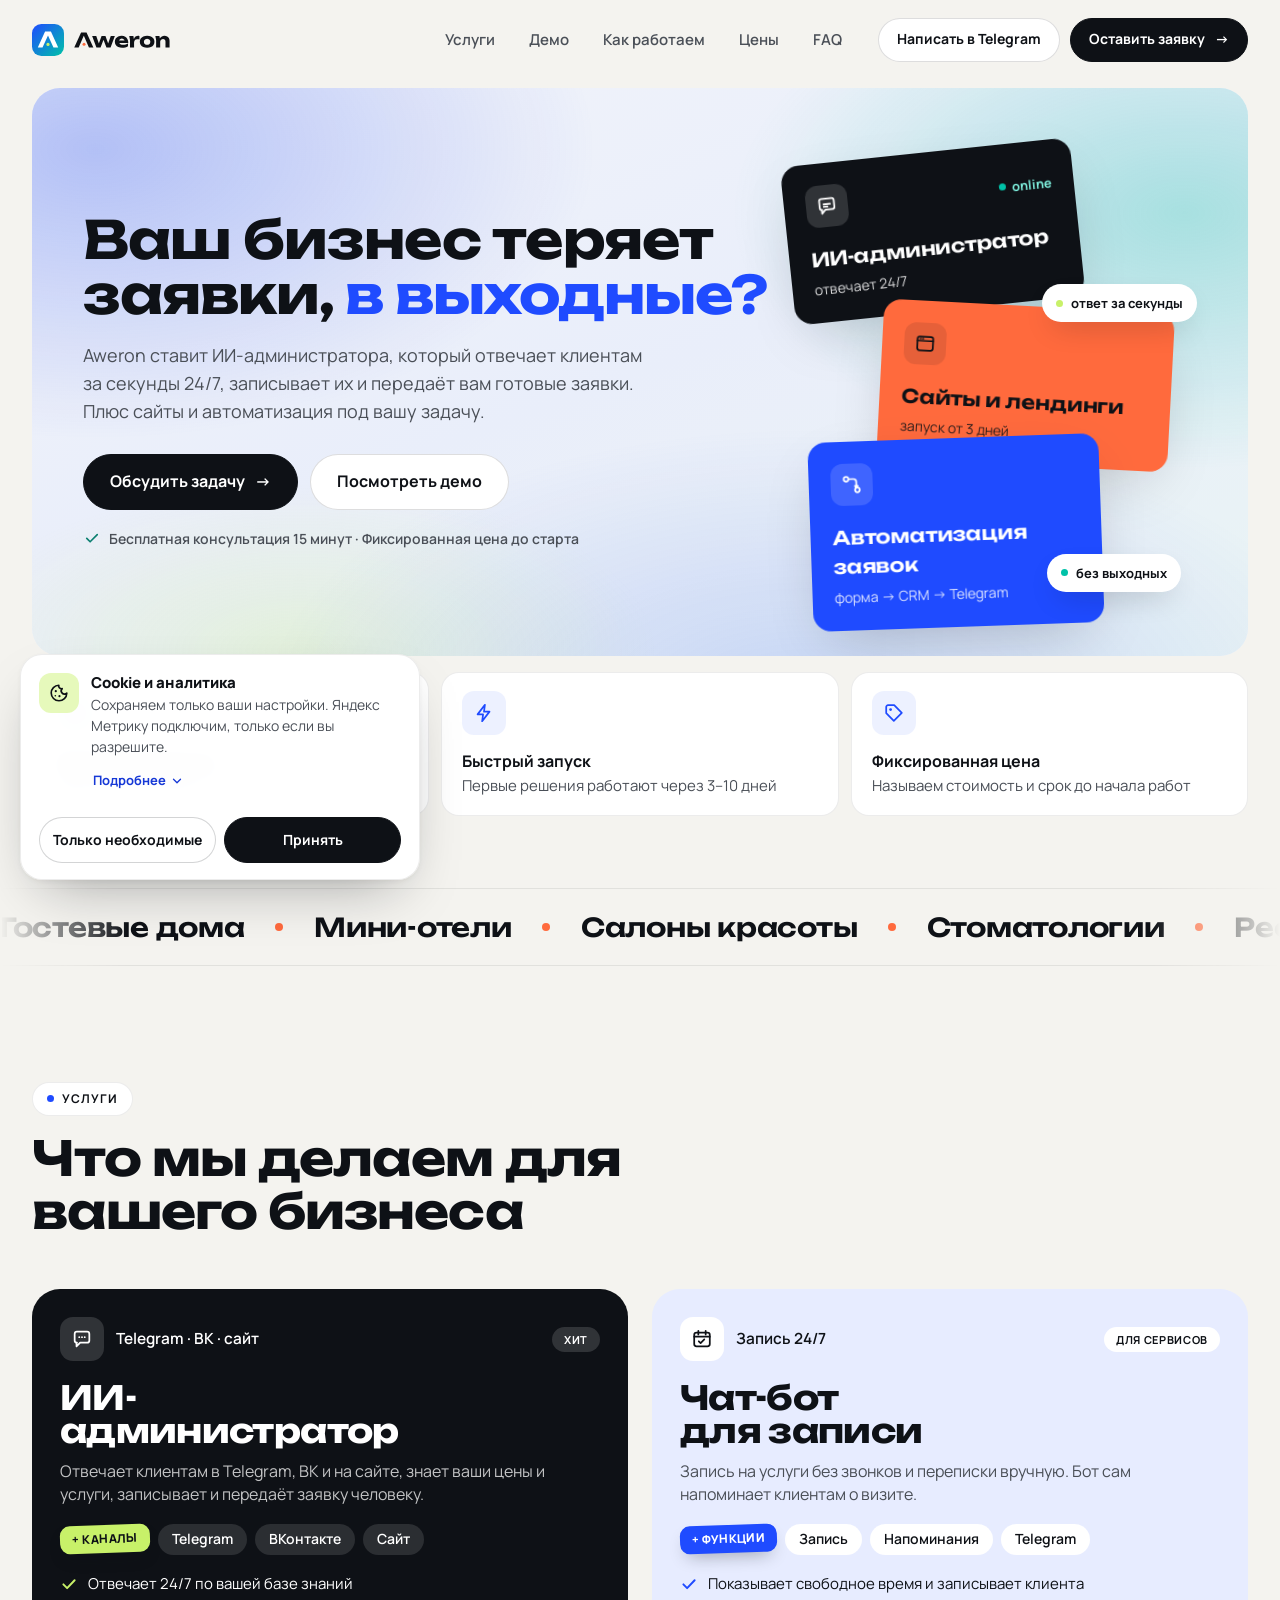
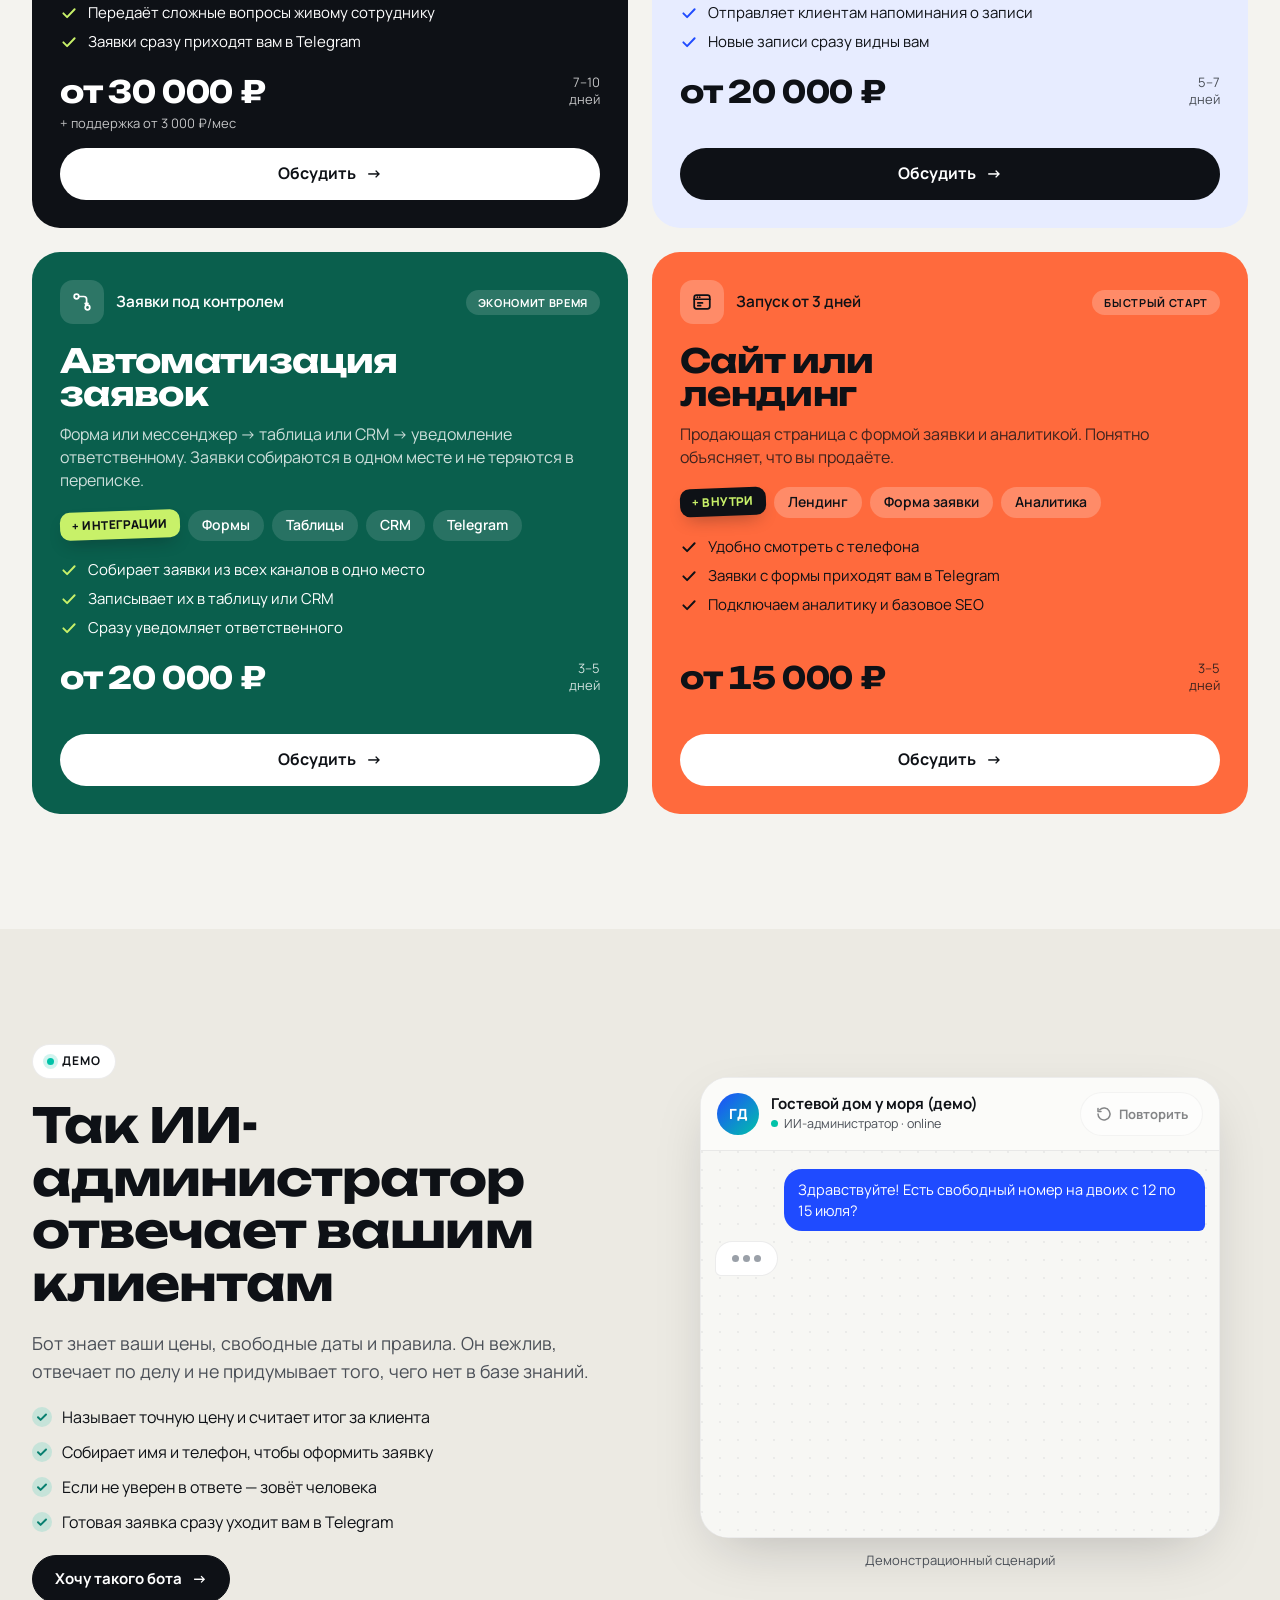
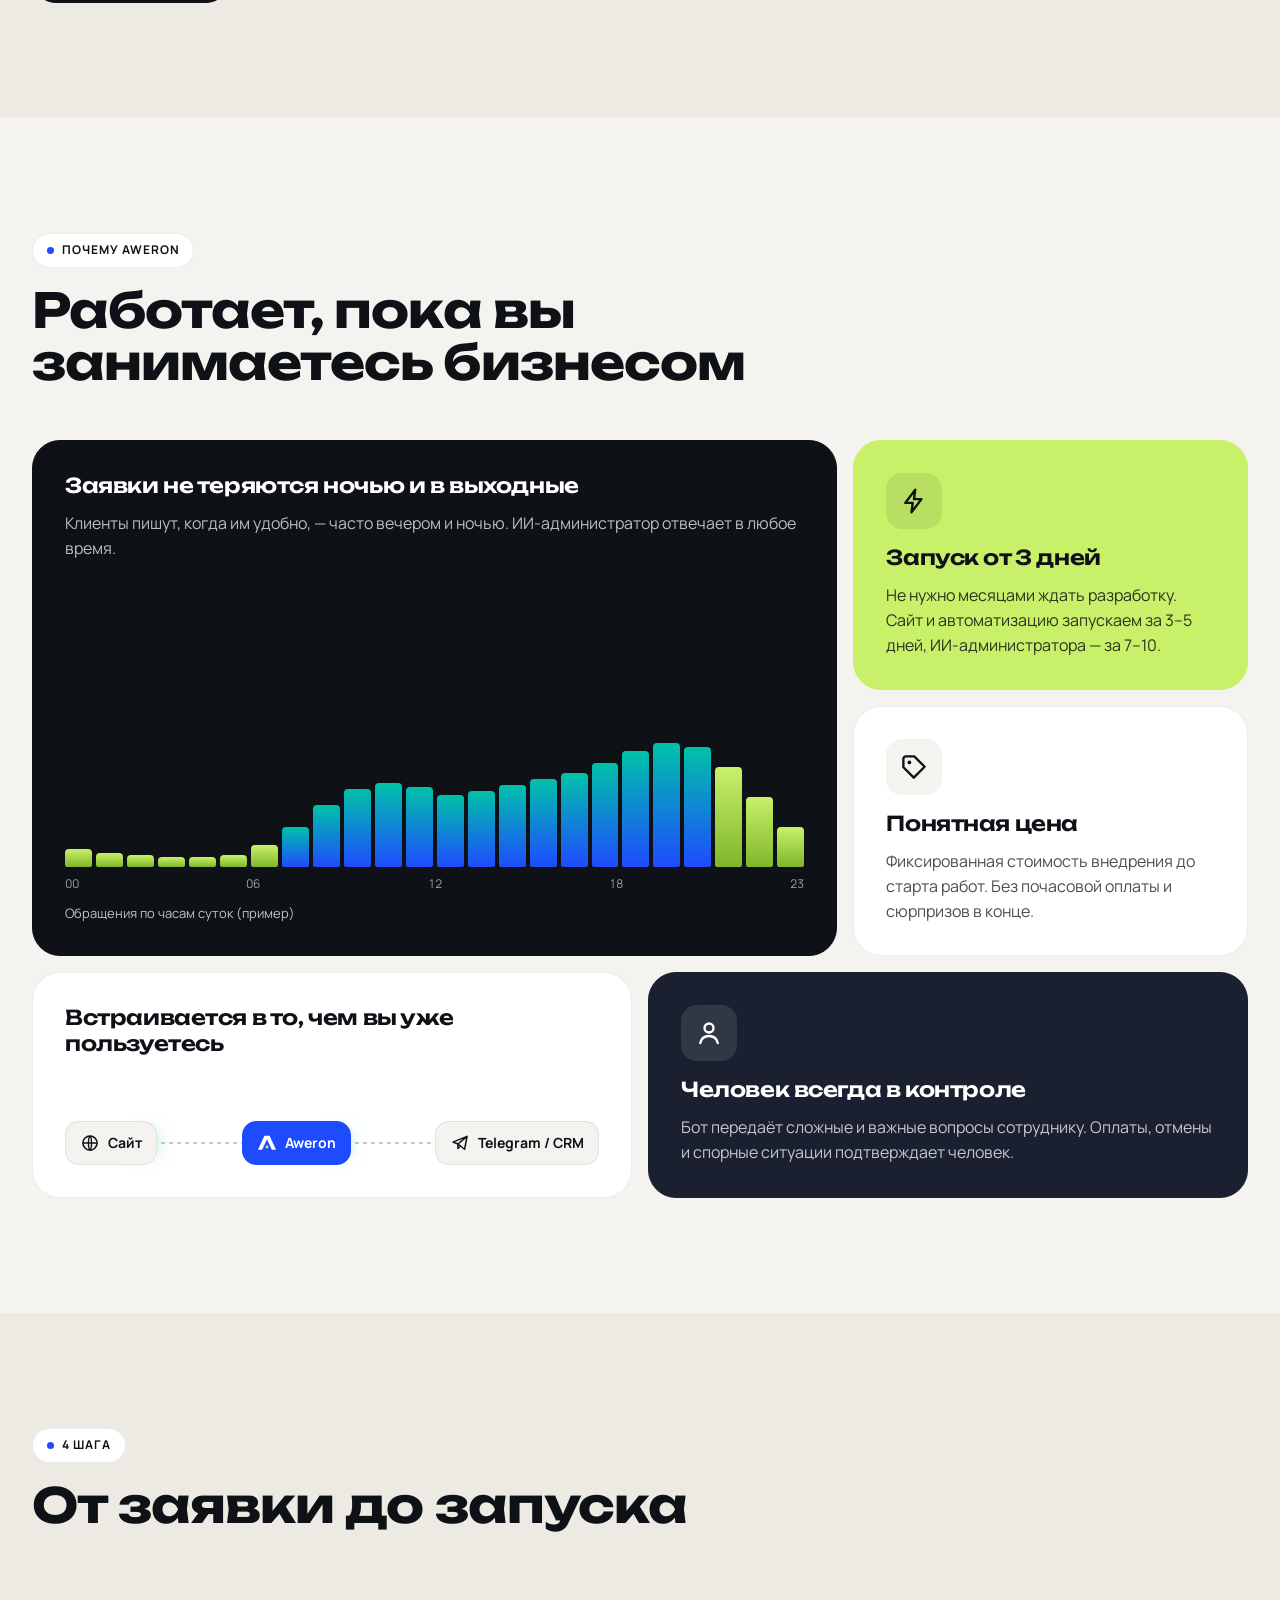
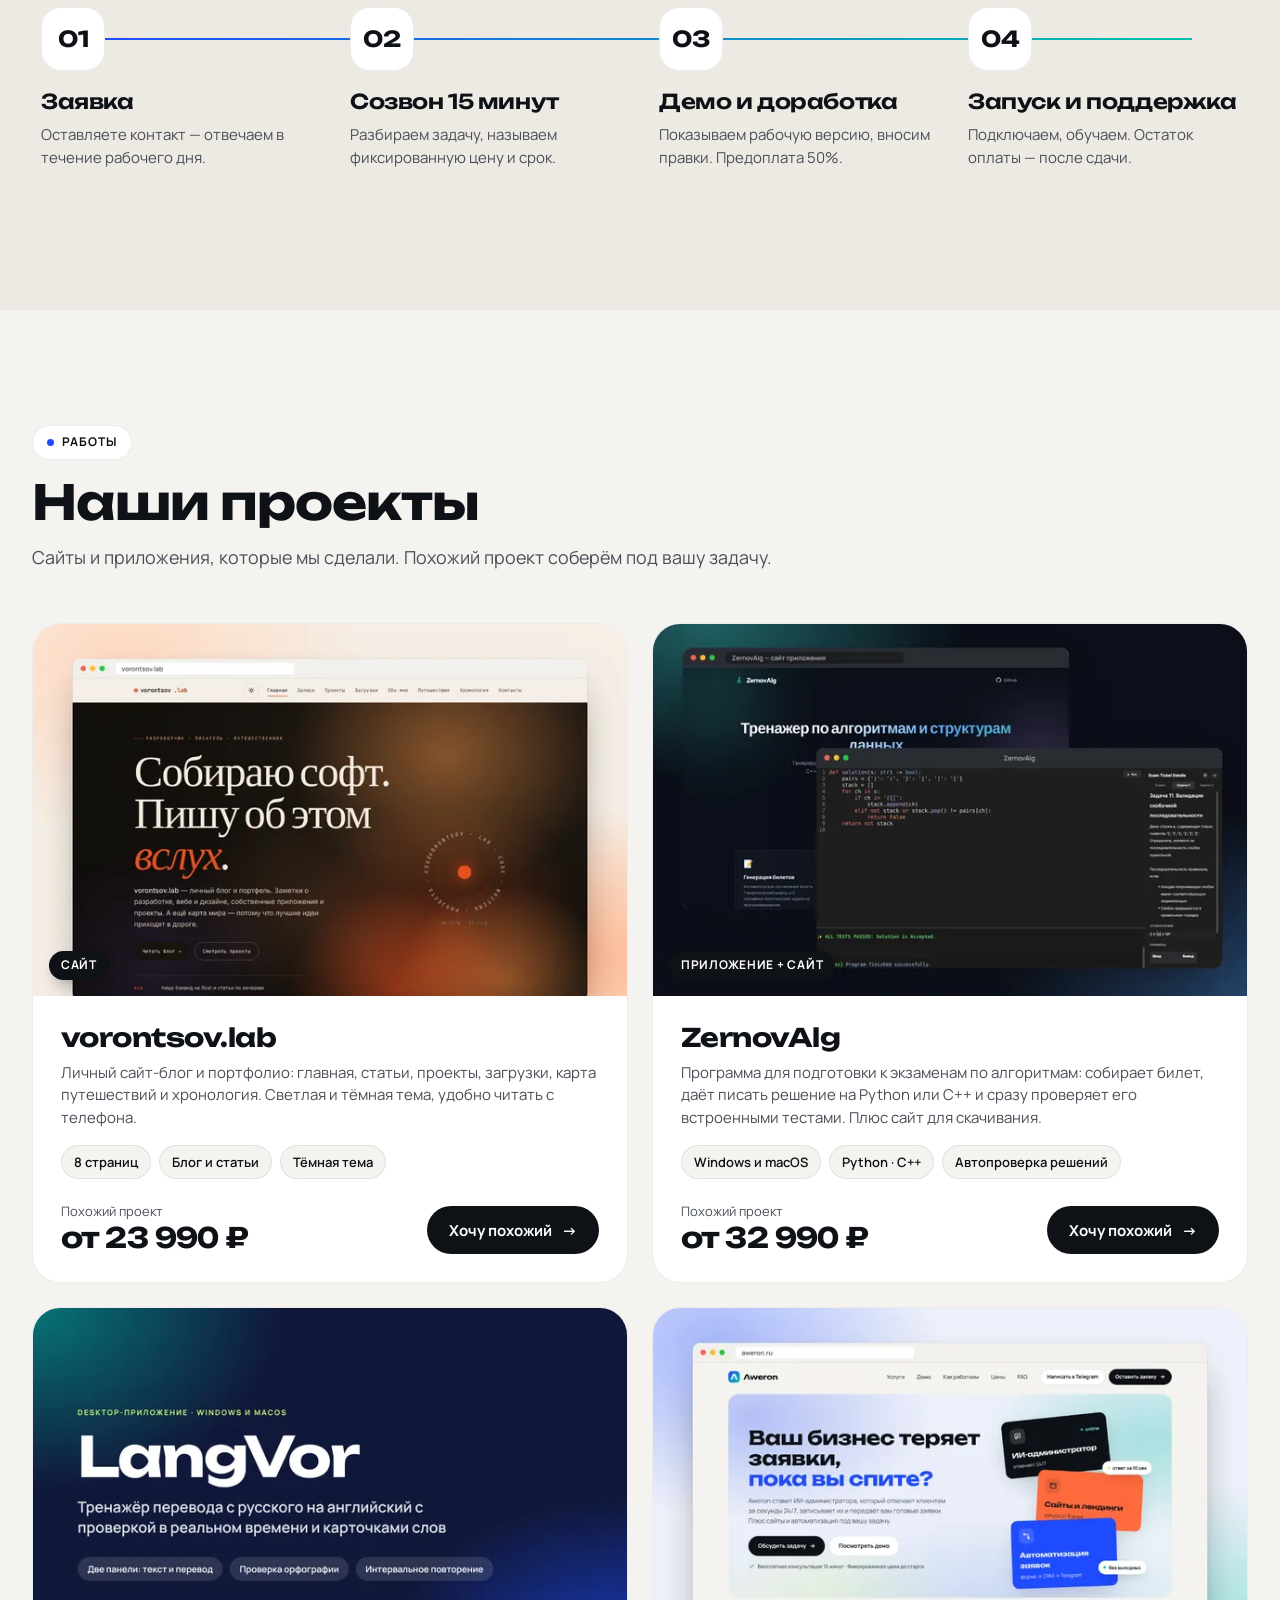
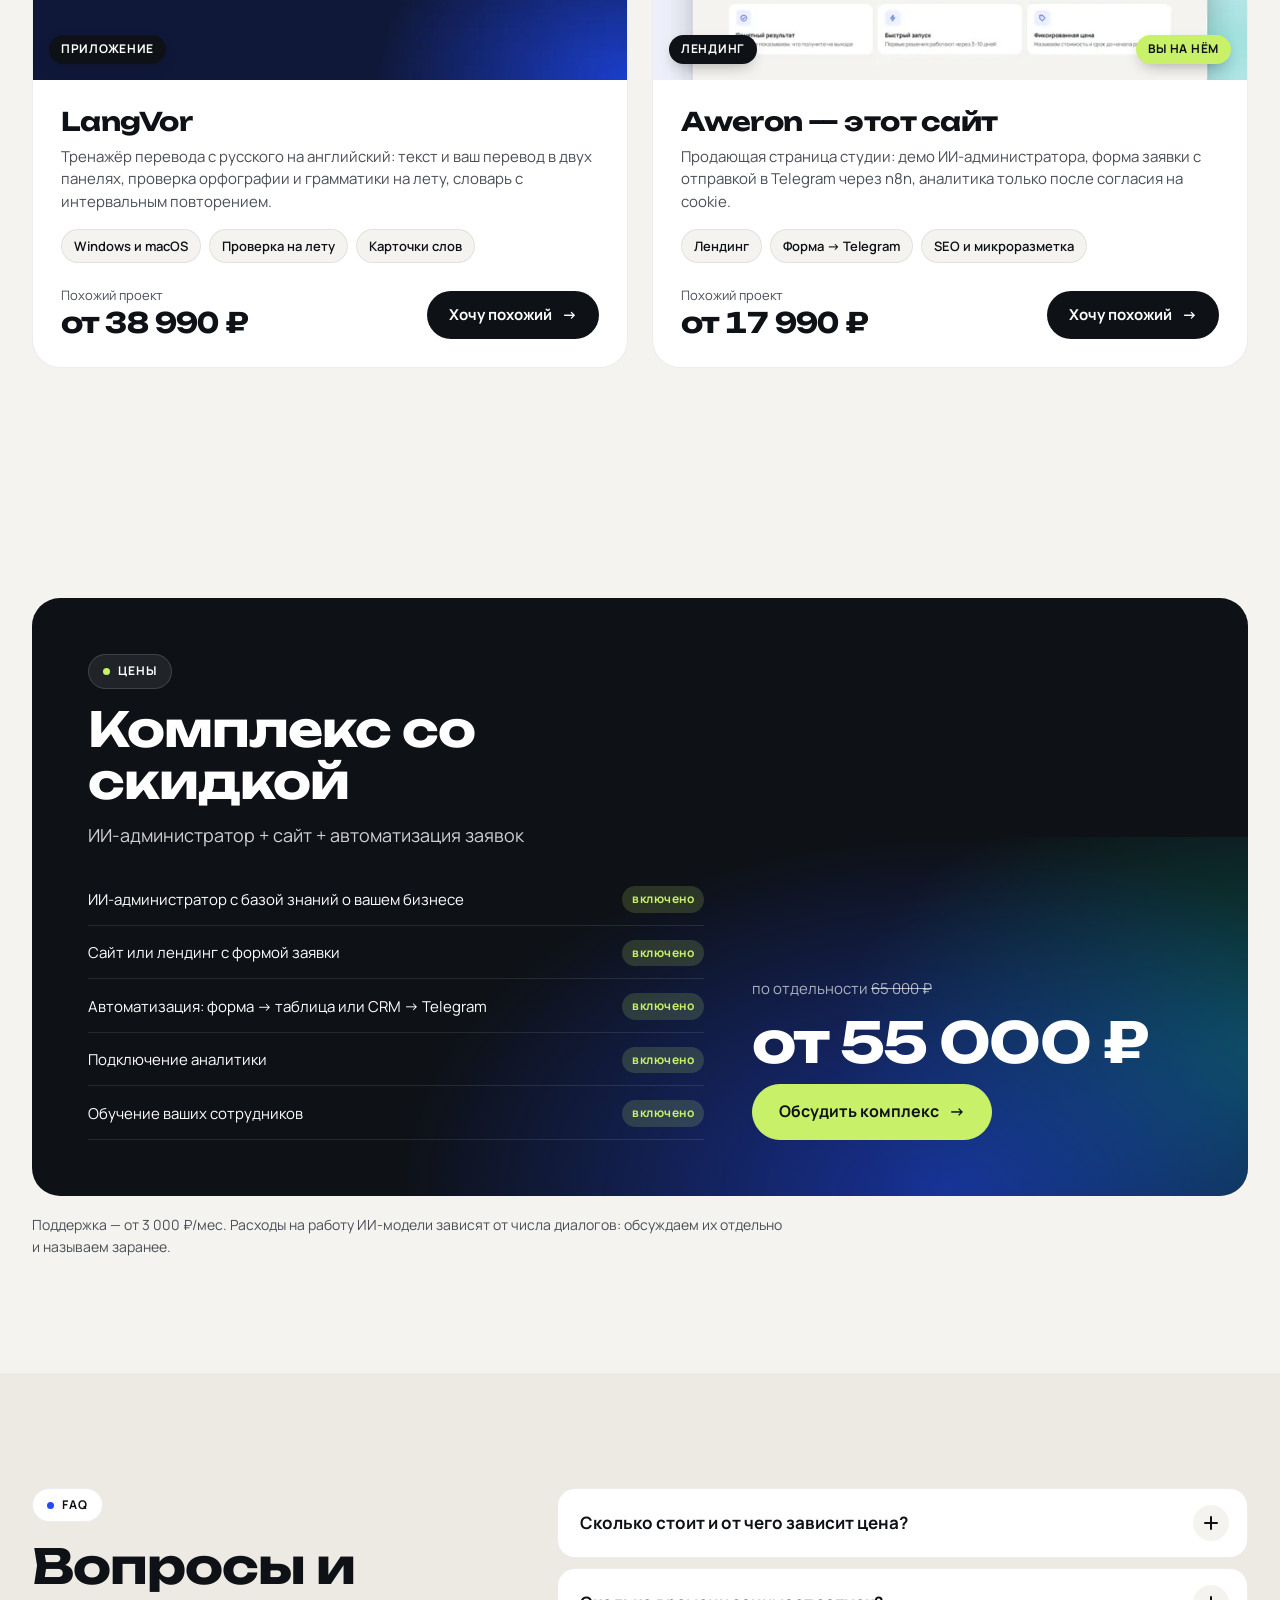
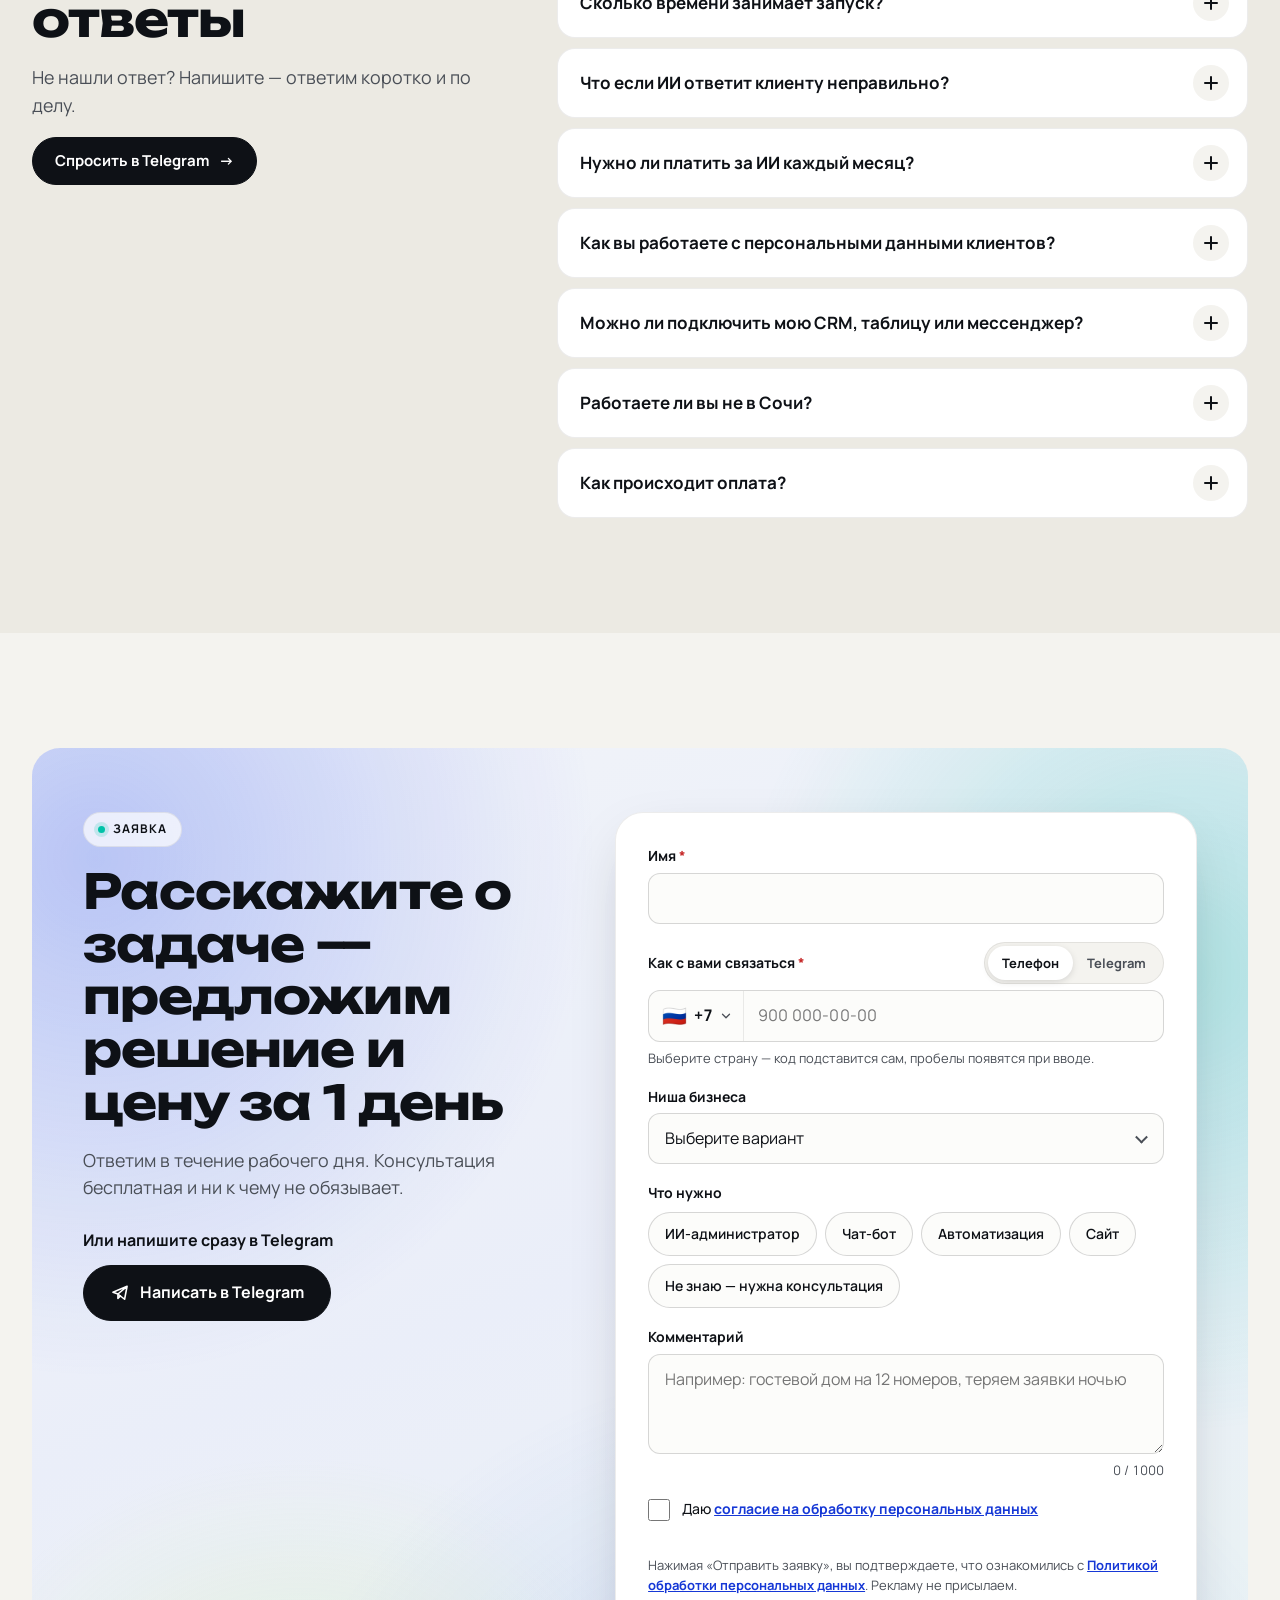
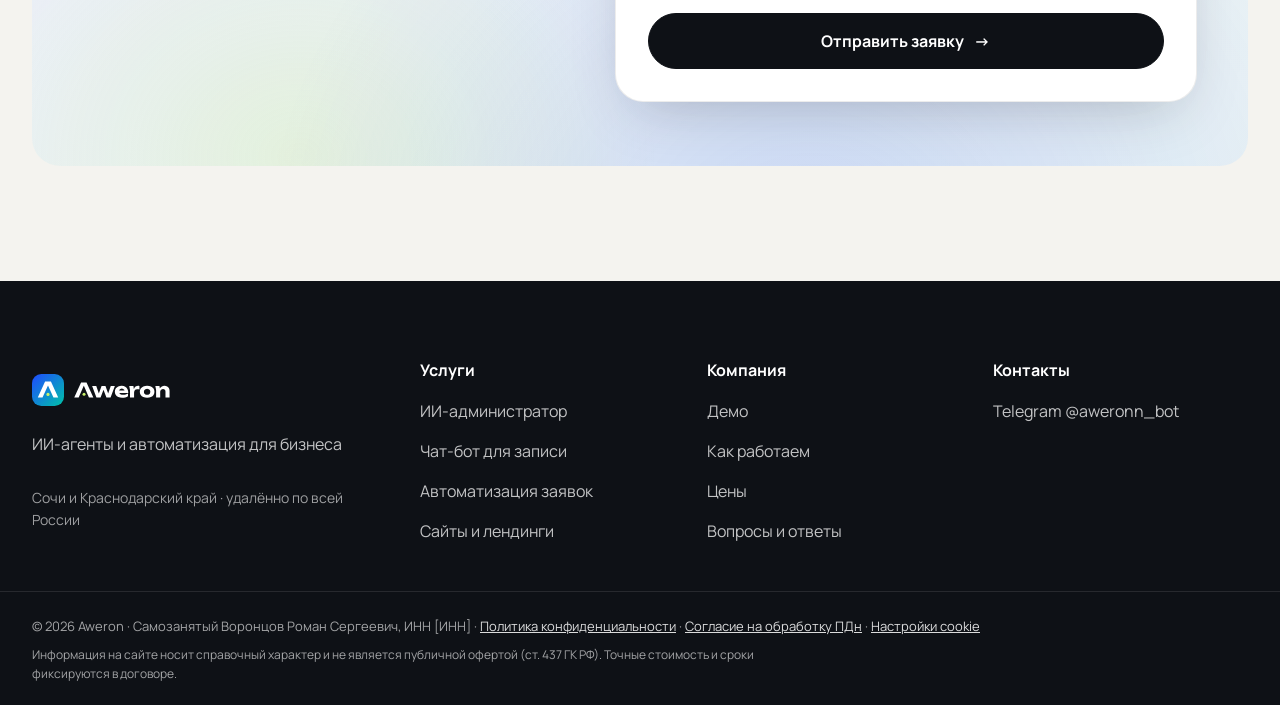
<file: index.html>
<!doctype html>
<html lang="ru">
<head>
  <meta charset="utf-8">
  <meta name="viewport" content="width=device-width, initial-scale=1">
  <title>Aweron — ИИ-администратор и автоматизация для бизнеса в Сочи</title>
  <meta name="description" content="ИИ-администратор отвечает клиентам 24/7, записывает их и передаёт заявки в Telegram. Чат-боты, автоматизация заявок и сайты для бизнеса. Сочи и вся Россия.">
  <link rel="canonical" href="https://aweron.ru/">
  <meta name="theme-color" content="#F4F3EF">

  <!-- Open Graph / Twitter -->
  <meta property="og:type" content="website">
  <meta property="og:locale" content="ru_RU">
  <meta property="og:site_name" content="Aweron">
  <meta property="og:title" content="Aweron — ИИ-администратор и автоматизация для бизнеса">
  <meta property="og:description" content="Отвечает клиентам за секунды 24/7, записывает их и передаёт вам готовые заявки. Плюс сайты и автоматизация под вашу задачу.">
  <meta property="og:url" content="https://aweron.ru/">
  <meta property="og:image" content="https://aweron.ru/og-image.png">
  <meta property="og:image:width" content="1200">
  <meta property="og:image:height" content="630">
  <meta name="twitter:card" content="summary_large_image">
  <meta name="twitter:title" content="Aweron — ИИ-администратор и автоматизация для бизнеса">
  <meta name="twitter:description" content="Отвечает клиентам за секунды 24/7, записывает их и передаёт вам готовые заявки.">
  <meta name="twitter:image" content="https://aweron.ru/og-image.png">

  <link rel="icon" href="favicon.svg" type="image/svg+xml">
  <link rel="apple-touch-icon" href="apple-touch-icon.png">

  <link rel="preconnect" href="https://fonts.googleapis.com">
  <link rel="preconnect" href="https://fonts.gstatic.com" crossorigin>
  <link rel="stylesheet" href="https://fonts.googleapis.com/css2?family=Manrope:wght@400;500;600;700&family=Unbounded:wght@600;700&display=swap">
  <link rel="stylesheet" href="assets/css/style.css">

  <script src="assets/js/config.js" defer></script>
  <script src="assets/js/main.js" defer></script>
  <noscript><style>.reveal-up{opacity:1!important;transform:none!important}.stack-card{opacity:1!important}</style></noscript>
</head>
<body>
  <a class="skip-link" href="#main">Перейти к содержимому</a>

  <!-- ============ ШАПКА ============ -->
  <header class="site-header" id="top">
    <div class="container header-inner">
      <a class="logo" href="#top" aria-label="Aweron — на главную">
        <svg class="logo-svg" viewBox="0 0 207.84 48" width="138.56" height="32" role="img" focusable="false"><title>Aweron</title><defs><linearGradient id="awr-g-h" x1="0" y1="0" x2="48" y2="48" gradientUnits="userSpaceOnUse"><stop offset="0" stop-color="#1F4BFF"/><stop offset="1" stop-color="#00C2A8"/></linearGradient></defs><path d="M14 0H34A14 14 0 0 1 48 14V34A14 14 0 0 1 34 48H14A14 14 0 0 1 0 34V14A14 14 0 0 1 14 0Z" fill="url(#awr-g-h)"/><path d="M8.7 35.4L19.63 11.4H28.37L39.3 35.4H32.22L24 17.34L15.78 35.4Z" fill="#FFFFFF"/><circle class="logo-ping" cx="24" cy="30.6" r="2.4" fill="none" stroke="#C8F169" stroke-width="1.5" opacity="0"/><circle class="logo-spark" cx="24" cy="30.6" r="2.4" fill="#C8F169"/><path d="M81.81 12.75 92.04 35.25H85.41L76.83 15.39H78.63L70.02 35.25H63.39L73.62 12.75ZM115.23 31.8H113.31L118.17 18.12H124.29L117.87 35.25H111.63L106.26 21.03H108.3L102.87 35.25H96.63L90.21 18.12H96.39L101.22 31.8H99.3L104.37 18.12H110.22ZM135.09 35.73Q131.97 35.73 129.52 34.59Q127.08 33.45 125.67 31.39Q124.26 29.34 124.26 26.61Q124.26 23.94 125.61 21.91Q126.96 19.89 129.31 18.75Q131.67 17.61 134.64 17.61Q137.73 17.61 139.91 18.95Q142.08 20.28 143.26 22.71Q144.45 25.14 144.45 28.44H129.21V24.75H141L138.99 26.04Q138.87 24.72 138.33 23.8Q137.79 22.89 136.91 22.41Q136.02 21.93 134.79 21.93Q133.44 21.93 132.48 22.47Q131.52 23.01 130.98 23.95Q130.44 24.9 130.44 26.16Q130.44 27.78 131.18 28.91Q131.91 30.03 133.33 30.63Q134.76 31.23 136.83 31.23Q138.72 31.23 140.59 30.73Q142.47 30.24 144 29.34V33.24Q142.23 34.44 139.97 35.09Q137.7 35.73 135.09 35.73ZM145.86 18.12H152.1L153.12 24.24V35.25H147V23.88ZM161.16 17.85V23.07Q160.26 22.89 159.46 22.81Q158.67 22.74 158.01 22.74Q156.69 22.74 155.58 23.27Q154.47 23.79 153.8 24.99Q153.12 26.19 153.12 28.2L151.95 26.76Q152.19 24.9 152.67 23.27Q153.15 21.63 153.97 20.36Q154.8 19.08 156.03 18.34Q157.26 17.61 159.03 17.61Q159.54 17.61 160.08 17.67Q160.62 17.73 161.16 17.85ZM172.71 35.73Q169.41 35.73 166.95 34.61Q164.49 33.48 163.11 31.43Q161.73 29.37 161.73 26.7Q161.73 23.97 163.11 21.93Q164.49 19.89 166.95 18.75Q169.41 17.61 172.71 17.61Q175.98 17.61 178.45 18.75Q180.93 19.89 182.31 21.93Q183.69 23.97 183.69 26.7Q183.69 29.37 182.31 31.43Q180.93 33.48 178.45 34.61Q175.98 35.73 172.71 35.73ZM172.71 31.2Q174.21 31.2 175.27 30.66Q176.34 30.12 176.91 29.1Q177.48 28.08 177.48 26.7Q177.48 25.26 176.91 24.25Q176.34 23.25 175.27 22.71Q174.21 22.17 172.71 22.17Q171.21 22.17 170.13 22.71Q169.05 23.25 168.48 24.25Q167.91 25.26 167.91 26.67Q167.91 28.08 168.48 29.1Q169.05 30.12 170.13 30.66Q171.21 31.2 172.71 31.2ZM185.04 18.12H191.19L192.3 24.96V35.25H186.18V24.03ZM198.6 17.61Q201.06 17.61 202.8 18.6Q204.54 19.59 205.45 21.39Q206.37 23.19 206.37 25.65V35.25H200.25V26.55Q200.25 24.63 199.27 23.61Q198.3 22.59 196.47 22.59Q195.21 22.59 194.26 23.13Q193.32 23.67 192.81 24.66Q192.3 25.65 192.3 27L190.41 26.01Q190.77 23.28 191.94 21.41Q193.11 19.53 194.82 18.57Q196.53 17.61 198.6 17.61Z" fill="currentColor"/><circle cx="78.06" cy="30.52" r="2.25" fill="#FF6A3D"/></svg>
      </a>

      <nav class="main-nav" aria-label="Основная навигация">
        <ul>
          <li><a href="#services">Услуги</a></li>
          <li><a href="#demo">Демо</a></li>
          <li><a href="#process">Как работаем</a></li>
          <li><a href="#pricing">Цены</a></li>
          <li><a href="#faq">FAQ</a></li>
        </ul>
      </nav>

      <div class="header-actions">
        <a class="btn btn--ghost btn--sm" href="https://t.me/aweronn_bot" data-tg target="_blank" rel="noopener">Написать в Telegram</a>
        <a class="btn btn--dark btn--sm" href="#contact">Оставить заявку <span class="btn-arrow" aria-hidden="true">→</span></a>
      </div>

      <button class="burger" type="button" aria-label="Открыть меню" aria-expanded="false" aria-controls="mobile-menu">
        <span></span><span></span><span></span>
      </button>
    </div>
  </header>

  <!-- Мобильное меню (вне header, чтобы backdrop-filter шапки не ломал position: fixed) -->
  <div class="mobile-menu" id="mobile-menu" aria-label="Меню" role="dialog" aria-modal="true">
    <nav aria-label="Мобильная навигация">
      <ul>
        <li><a href="#services">Услуги</a></li>
        <li><a href="#demo">Демо</a></li>
        <li><a href="#process">Как работаем</a></li>
        <li><a href="#pricing">Цены</a></li>
        <li><a href="#faq">FAQ</a></li>
      </ul>
    </nav>
    <div class="mobile-menu-actions">
      <a class="btn btn--dark" href="#contact">Оставить заявку <span class="btn-arrow" aria-hidden="true">→</span></a>
      <a class="btn btn--ghost" href="https://t.me/aweronn_bot" data-tg target="_blank" rel="noopener">Написать в Telegram</a>
    </div>
  </div>

  <main id="main">
    <!-- ============ HERO ============ -->
    <section class="hero" aria-labelledby="hero-title">
      <div class="container">
        <div class="hero-box">
          <div class="hero-aurora" aria-hidden="true"></div>
          <div class="hero-grid">
            <div class="hero-text">
              <h1 id="hero-title" class="hero-title">
                Ваш бизнес теряет заявки,
                <span class="sr-only">пока вы спите, в выходные или когда администратор занят?</span>
                <span class="rotator" aria-hidden="true"><span class="rotator-word active">пока вы спите?</span><span class="rotator-word">в выходные?</span><span class="rotator-word">в высокий сезон?</span><span class="rotator-word">когда админ занят?</span></span>
              </h1>
              <p class="hero-sub">Aweron ставит ИИ-администратора, который отвечает клиентам за секунды 24/7, записывает их и передаёт вам готовые заявки. Плюс сайты и автоматизация под вашу задачу.</p>
              <div class="hero-cta">
                <a class="btn btn--dark btn--lg" href="#contact">Обсудить задачу <span class="btn-arrow" aria-hidden="true">→</span></a>
                <a class="btn btn--ghost btn--lg" href="#demo">Посмотреть демо</a>
              </div>
              <p class="hero-note">
                <svg width="18" height="18" viewBox="0 0 24 24" aria-hidden="true"><path d="M5 12.5l4.5 4.5L19 7.5" fill="none" stroke="currentColor" stroke-width="2.2" stroke-linecap="round" stroke-linejoin="round"/></svg>
                Бесплатная консультация 15 минут · Фиксированная цена до старта
              </p>
            </div>

            <div class="hero-visual" aria-hidden="true">
              <div class="stack">
                <div class="stack-card stack-card--ink" style="--x:-2%;--y:0%;--r:-6deg;--d:0ms">
                  <div class="stack-card-top">
                    <span class="stack-ico">
                      <svg width="22" height="22" viewBox="0 0 24 24"><path d="M4 6.5A2.5 2.5 0 0 1 6.5 4h11A2.5 2.5 0 0 1 20 6.5v7a2.5 2.5 0 0 1-2.5 2.5H10l-4 4v-4h0.5A2.5 2.5 0 0 1 4 13.5z" fill="none" stroke="currentColor" stroke-width="1.9" stroke-linejoin="round"/><path d="M8.5 10h7M8.5 12.8h4" stroke="currentColor" stroke-width="1.9" stroke-linecap="round"/></svg>
                    </span>
                    <span class="status-online"><span class="dot dot--teal"></span>online</span>
                  </div>
                  <p class="stack-title">ИИ-администратор</p>
                  <p class="stack-line">отвечает 24/7</p>
                </div>
                <div class="stack-card stack-card--coral" style="--x:30%;--y:35%;--r:3deg;--d:120ms">
                  <div class="stack-card-top">
                    <span class="stack-ico">
                      <svg width="22" height="22" viewBox="0 0 24 24"><rect x="3.5" y="4.5" width="17" height="15" rx="2.5" fill="none" stroke="currentColor" stroke-width="1.9"/><path d="M3.5 9h17M7 6.8h.01M9.5 6.8h.01" stroke="currentColor" stroke-width="1.9" stroke-linecap="round"/></svg>
                    </span>
                  </div>
                  <p class="stack-title">Сайты и лендинги</p>
                  <p class="stack-line">запуск от 3 дней</p>
                </div>
                <div class="stack-card stack-card--blue" style="--x:6%;--y:65%;--r:-2deg;--d:240ms">
                  <div class="stack-card-top">
                    <span class="stack-ico">
                      <svg width="22" height="22" viewBox="0 0 24 24"><circle cx="6" cy="6" r="2.5" fill="none" stroke="currentColor" stroke-width="1.9"/><circle cx="18" cy="18" r="2.5" fill="none" stroke="currentColor" stroke-width="1.9"/><path d="M8.5 6H14a3 3 0 0 1 3 3v6.5M15.5 13.5l1.5 2 1.5-2" fill="none" stroke="currentColor" stroke-width="1.9" stroke-linecap="round" stroke-linejoin="round"/></svg>
                    </span>
                  </div>
                  <p class="stack-title">Автоматизация заявок</p>
                  <p class="stack-line">форма → CRM → Telegram</p>
                </div>
              </div>
              <span class="float-pill float-pill--a"><span class="dot dot--lime"></span>ответ за секунды</span>
              <span class="float-pill float-pill--b"><span class="dot dot--teal"></span>без выходных</span>
            </div>
          </div>
        </div>

        <ul class="perks">
          <li class="perk reveal-up" style="--i:0">
            <span class="perk-ico"><svg width="22" height="22" viewBox="0 0 24 24"><circle cx="12" cy="12" r="8.5" fill="none" stroke="currentColor" stroke-width="1.9"/><path d="M8.3 12.3l2.6 2.6 4.9-5.2" fill="none" stroke="currentColor" stroke-width="1.9" stroke-linecap="round" stroke-linejoin="round"/></svg></span>
            <span><strong>Понятный результат</strong><br>Заранее показываем, что получите на выходе</span>
          </li>
          <li class="perk reveal-up" style="--i:1">
            <span class="perk-ico"><svg width="22" height="22" viewBox="0 0 24 24"><path d="M13 3L5 13.5h6L10 21l8-10.5h-6z" fill="none" stroke="currentColor" stroke-width="1.9" stroke-linejoin="round"/></svg></span>
            <span><strong>Быстрый запуск</strong><br>Первые решения работают через 3–10 дней</span>
          </li>
          <li class="perk reveal-up" style="--i:2">
            <span class="perk-ico"><svg width="22" height="22" viewBox="0 0 24 24"><path d="M3.5 12.2V5.5a2 2 0 0 1 2-2h6.7l8.3 8.3-8.7 8.7z" fill="none" stroke="currentColor" stroke-width="1.9" stroke-linejoin="round"/><circle cx="8.3" cy="8.3" r="1.5" fill="currentColor"/></svg></span>
            <span><strong>Фиксированная цена</strong><br>Называем стоимость и срок до начала работ</span>
          </li>
        </ul>
      </div>
    </section>

    <!-- ============ БЕГУЩАЯ СТРОКА ============ -->
    <div class="marquee" role="region" aria-label="С какими нишами работаем">
      <div class="marquee-track">
        <ul class="marquee-list">
          <li>Гостевые дома</li><li>Мини-отели</li><li>Салоны красоты</li><li>Стоматологии</li><li>Рестораны</li><li>Турагентства</li><li>Автосервисы</li><li>Онлайн-школы</li><li>Клиники</li><li>Фитнес-студии</li>
        </ul>
        <ul class="marquee-list" aria-hidden="true">
          <li>Гостевые дома</li><li>Мини-отели</li><li>Салоны красоты</li><li>Стоматологии</li><li>Рестораны</li><li>Турагентства</li><li>Автосервисы</li><li>Онлайн-школы</li><li>Клиники</li><li>Фитнес-студии</li>
        </ul>
      </div>
    </div>

    <!-- ============ УСЛУГИ ============ -->
    <section class="section" id="services" aria-labelledby="services-title">
      <div class="container">
        <div class="section-head reveal-up">
          <p class="pill-badge"><span class="dot"></span>Услуги</p>
          <h2 id="services-title">Что мы делаем для вашего бизнеса</h2>
        </div>

        <div class="svc-grid">
          <article class="svc-card svc-card--ink reveal-up" style="--i:0" aria-labelledby="svc-ai-title">
            <div class="svc-top">
              <div class="svc-id">
                <span class="svc-ico" aria-hidden="true"><svg width="26" height="26" viewBox="0 0 24 24" aria-hidden="true"><path d="M4 6.5A2.5 2.5 0 0 1 6.5 4h11A2.5 2.5 0 0 1 20 6.5v7a2.5 2.5 0 0 1-2.5 2.5H10l-4 4v-4h.5A2.5 2.5 0 0 1 4 13.5z" fill="none" stroke="currentColor" stroke-width="1.9" stroke-linejoin="round"/><circle cx="9" cy="10" r="1" fill="currentColor"/><circle cx="12" cy="10" r="1" fill="currentColor"/><circle cx="15" cy="10" r="1" fill="currentColor"/></svg></span>
                <span class="svc-caption">Telegram · ВК · сайт</span>
              </div>
              <span class="svc-badge">Хит</span>
            </div>
            <h3 class="svc-title" id="svc-ai-title">ИИ-<br>администратор</h3>
            <p class="svc-desc">Отвечает клиентам в Telegram, ВК и на сайте, знает ваши цены и услуги, записывает и передаёт заявку человеку.</p>
            <ul class="svc-chips">
              <li class="svc-sticker">+ Каналы</li>
              <li class="svc-chip">Telegram</li>
              <li class="svc-chip">ВКонтакте</li>
              <li class="svc-chip">Сайт</li>
            </ul>
            <ul class="svc-list">
              <li><svg class="svc-check" width="20" height="20" viewBox="0 0 24 24" aria-hidden="true"><path d="M4.5 12.5l5 5L19.5 7" fill="none" stroke="currentColor" stroke-width="2.6" stroke-linecap="round" stroke-linejoin="round"/></svg><span>Отвечает 24/7 по вашей базе знаний</span></li>
              <li><svg class="svc-check" width="20" height="20" viewBox="0 0 24 24" aria-hidden="true"><path d="M4.5 12.5l5 5L19.5 7" fill="none" stroke="currentColor" stroke-width="2.6" stroke-linecap="round" stroke-linejoin="round"/></svg><span>Передаёт сложные вопросы живому сотруднику</span></li>
              <li><svg class="svc-check" width="20" height="20" viewBox="0 0 24 24" aria-hidden="true"><path d="M4.5 12.5l5 5L19.5 7" fill="none" stroke="currentColor" stroke-width="2.6" stroke-linecap="round" stroke-linejoin="round"/></svg><span>Заявки сразу приходят вам в Telegram</span></li>
            </ul>
            <div class="svc-bottom">
              <div class="svc-price-row">
                <p class="svc-price">от <span data-price="aiAdmin">30 000 ₽</span></p>
                <p class="svc-term">7–10<br>дней</p>
              </div>
              <p class="svc-support">+ поддержка от <span data-price="support">3 000 ₽</span>/мес</p>
              <a class="svc-btn" href="#contact" data-pick="ai-admin">Обсудить <span class="svc-arrow" aria-hidden="true">→</span></a>
            </div>
          </article>

          <article class="svc-card svc-card--sky reveal-up" style="--i:1" aria-labelledby="svc-bot-title">
            <div class="svc-top">
              <div class="svc-id">
                <span class="svc-ico" aria-hidden="true"><svg width="26" height="26" viewBox="0 0 24 24" aria-hidden="true"><rect x="3.5" y="5" width="17" height="15" rx="2.5" fill="none" stroke="currentColor" stroke-width="1.9"/><path d="M3.5 9.5h17M8 3v4M16 3v4M8.5 14.5l2 2 4-4" fill="none" stroke="currentColor" stroke-width="1.9" stroke-linecap="round" stroke-linejoin="round"/></svg></span>
                <span class="svc-caption">Запись 24/7</span>
              </div>
              <span class="svc-badge">Для сервисов</span>
            </div>
            <h3 class="svc-title" id="svc-bot-title">Чат-бот<br>для записи</h3>
            <p class="svc-desc">Запись на услуги без звонков и переписки вручную. Бот сам напоминает клиентам о визите.</p>
            <ul class="svc-chips">
              <li class="svc-sticker">+ Функции</li>
              <li class="svc-chip">Запись</li>
              <li class="svc-chip">Напоминания</li>
              <li class="svc-chip">Telegram</li>
            </ul>
            <ul class="svc-list">
              <li><svg class="svc-check" width="20" height="20" viewBox="0 0 24 24" aria-hidden="true"><path d="M4.5 12.5l5 5L19.5 7" fill="none" stroke="currentColor" stroke-width="2.6" stroke-linecap="round" stroke-linejoin="round"/></svg><span>Показывает свободное время и записывает клиента</span></li>
              <li><svg class="svc-check" width="20" height="20" viewBox="0 0 24 24" aria-hidden="true"><path d="M4.5 12.5l5 5L19.5 7" fill="none" stroke="currentColor" stroke-width="2.6" stroke-linecap="round" stroke-linejoin="round"/></svg><span>Отправляет клиентам напоминания о записи</span></li>
              <li><svg class="svc-check" width="20" height="20" viewBox="0 0 24 24" aria-hidden="true"><path d="M4.5 12.5l5 5L19.5 7" fill="none" stroke="currentColor" stroke-width="2.6" stroke-linecap="round" stroke-linejoin="round"/></svg><span>Новые записи сразу видны вам</span></li>
            </ul>
            <div class="svc-bottom">
              <div class="svc-price-row">
                <p class="svc-price">от <span data-price="chatbot">20 000 ₽</span></p>
                <p class="svc-term">5–7<br>дней</p>
              </div>
              <a class="svc-btn" href="#contact" data-pick="chatbot">Обсудить <span class="svc-arrow" aria-hidden="true">→</span></a>
            </div>
          </article>

          <article class="svc-card svc-card--green reveal-up" style="--i:2" aria-labelledby="svc-auto-title">
            <div class="svc-top">
              <div class="svc-id">
                <span class="svc-ico" aria-hidden="true"><svg width="26" height="26" viewBox="0 0 24 24" aria-hidden="true"><circle cx="6" cy="6" r="2.5" fill="none" stroke="currentColor" stroke-width="1.9"/><circle cx="18" cy="18" r="2.5" fill="none" stroke="currentColor" stroke-width="1.9"/><path d="M8.5 6H14a3 3 0 0 1 3 3v6.5M15.5 13.5l1.5 2 1.5-2" fill="none" stroke="currentColor" stroke-width="1.9" stroke-linecap="round" stroke-linejoin="round"/></svg></span>
                <span class="svc-caption">Заявки под контролем</span>
              </div>
              <span class="svc-badge">Экономит время</span>
            </div>
            <h3 class="svc-title" id="svc-auto-title">Автоматизация<br>заявок</h3>
            <p class="svc-desc">Форма или мессенджер → таблица или CRM → уведомление ответственному. Заявки собираются в одном месте и не теряются в переписке.</p>
            <ul class="svc-chips">
              <li class="svc-sticker">+ Интеграции</li>
              <li class="svc-chip">Формы</li>
              <li class="svc-chip">Таблицы</li>
              <li class="svc-chip">CRM</li>
              <li class="svc-chip">Telegram</li>
            </ul>
            <ul class="svc-list">
              <li><svg class="svc-check" width="20" height="20" viewBox="0 0 24 24" aria-hidden="true"><path d="M4.5 12.5l5 5L19.5 7" fill="none" stroke="currentColor" stroke-width="2.6" stroke-linecap="round" stroke-linejoin="round"/></svg><span>Собирает заявки из всех каналов в одно место</span></li>
              <li><svg class="svc-check" width="20" height="20" viewBox="0 0 24 24" aria-hidden="true"><path d="M4.5 12.5l5 5L19.5 7" fill="none" stroke="currentColor" stroke-width="2.6" stroke-linecap="round" stroke-linejoin="round"/></svg><span>Записывает их в таблицу или CRM</span></li>
              <li><svg class="svc-check" width="20" height="20" viewBox="0 0 24 24" aria-hidden="true"><path d="M4.5 12.5l5 5L19.5 7" fill="none" stroke="currentColor" stroke-width="2.6" stroke-linecap="round" stroke-linejoin="round"/></svg><span>Сразу уведомляет ответственного</span></li>
            </ul>
            <div class="svc-bottom">
              <div class="svc-price-row">
                <p class="svc-price">от <span data-price="automation">20 000 ₽</span></p>
                <p class="svc-term">3–5<br>дней</p>
              </div>
              <a class="svc-btn" href="#contact" data-pick="automation">Обсудить <span class="svc-arrow" aria-hidden="true">→</span></a>
            </div>
          </article>

          <article class="svc-card svc-card--coral reveal-up" style="--i:3" aria-labelledby="svc-site-title">
            <div class="svc-top">
              <div class="svc-id">
                <span class="svc-ico" aria-hidden="true"><svg width="26" height="26" viewBox="0 0 24 24" aria-hidden="true"><rect x="3.5" y="4.5" width="17" height="15" rx="2.5" fill="none" stroke="currentColor" stroke-width="1.9"/><path d="M3.5 9h17M7 6.8h.01M9.5 6.8h.01M7.5 13h5M7.5 16h3" stroke="currentColor" stroke-width="1.9" stroke-linecap="round"/></svg></span>
                <span class="svc-caption">Запуск от 3 дней</span>
              </div>
              <span class="svc-badge">Быстрый старт</span>
            </div>
            <h3 class="svc-title" id="svc-site-title">Сайт или<br>лендинг</h3>
            <p class="svc-desc">Продающая страница с формой заявки и аналитикой. Понятно объясняет, что вы продаёте.</p>
            <ul class="svc-chips">
              <li class="svc-sticker">+ Внутри</li>
              <li class="svc-chip">Лендинг</li>
              <li class="svc-chip">Форма заявки</li>
              <li class="svc-chip">Аналитика</li>
            </ul>
            <ul class="svc-list">
              <li><svg class="svc-check" width="20" height="20" viewBox="0 0 24 24" aria-hidden="true"><path d="M4.5 12.5l5 5L19.5 7" fill="none" stroke="currentColor" stroke-width="2.6" stroke-linecap="round" stroke-linejoin="round"/></svg><span>Удобно смотреть с телефона</span></li>
              <li><svg class="svc-check" width="20" height="20" viewBox="0 0 24 24" aria-hidden="true"><path d="M4.5 12.5l5 5L19.5 7" fill="none" stroke="currentColor" stroke-width="2.6" stroke-linecap="round" stroke-linejoin="round"/></svg><span>Заявки с формы приходят вам в Telegram</span></li>
              <li><svg class="svc-check" width="20" height="20" viewBox="0 0 24 24" aria-hidden="true"><path d="M4.5 12.5l5 5L19.5 7" fill="none" stroke="currentColor" stroke-width="2.6" stroke-linecap="round" stroke-linejoin="round"/></svg><span>Подключаем аналитику и базовое SEO</span></li>
            </ul>
            <div class="svc-bottom">
              <div class="svc-price-row">
                <p class="svc-price">от <span data-price="website">15 000 ₽</span></p>
                <p class="svc-term">3–5<br>дней</p>
              </div>
              <a class="svc-btn" href="#contact" data-pick="website">Обсудить <span class="svc-arrow" aria-hidden="true">→</span></a>
            </div>
          </article>
        </div>
      </div>
    </section>

    <!-- ============ ДЕМО ============ -->
    <section class="section section--tint" id="demo" aria-labelledby="demo-title">
      <div class="container demo-grid">
        <div class="demo-text reveal-up">
          <p class="pill-badge"><span class="dot dot--live"></span>Демо</p>
          <h2 id="demo-title">Так ИИ-администратор отвечает вашим клиентам</h2>
          <p class="lead">Бот знает ваши цены, свободные даты и правила. Он вежлив, отвечает по делу и не придумывает того, чего нет в базе знаний.</p>
          <ul class="checks checks--lg">
            <li>Называет точную цену и считает итог за клиента</li>
            <li>Собирает имя и телефон, чтобы оформить заявку</li>
            <li>Если не уверен в ответе — зовёт человека</li>
            <li>Готовая заявка сразу уходит вам в Telegram</li>
          </ul>
          <a class="btn btn--dark" href="#contact">Хочу такого бота <span class="btn-arrow" aria-hidden="true">→</span></a>
        </div>

        <div class="demo-visual reveal-up" style="--i:1">
          <div class="chat" id="demo-chat">
            <div class="chat-head">
              <span class="chat-avatar" aria-hidden="true">ГД</span>
              <div>
                <p class="chat-name">Гостевой дом у моря (демо)</p>
                <p class="chat-status"><span class="dot dot--teal"></span>ИИ-администратор · online</p>
              </div>
              <button class="chat-replay" type="button" aria-label="Повторить демонстрацию">
                <svg width="18" height="18" viewBox="0 0 24 24" aria-hidden="true"><path d="M4 12a8 8 0 1 0 2.4-5.7M4 4.5v4h4" fill="none" stroke="currentColor" stroke-width="2" stroke-linecap="round" stroke-linejoin="round"/></svg>
                <span>Повторить</span>
              </button>
            </div>
            <ol class="chat-body" aria-label="Пример переписки">
              <li class="msg msg--user"><p class="bubble">Здравствуйте! Есть свободный номер на двоих с 12 по 15 июля?</p></li>
              <li class="msg msg--bot">
                <span class="typing" aria-hidden="true"><i></i><i></i><i></i></span>
                <p class="bubble">Здравствуйте! Да, на эти даты свободен двухместный номер с балконом — 4 500 ₽ за ночь, итого 13 500 ₽ за 3 ночи. Завтрак включён. Забронировать?</p>
              </li>
              <li class="msg msg--user"><p class="bubble">Да. А до моря далеко?</p></li>
              <li class="msg msg--bot">
                <span class="typing" aria-hidden="true"><i></i><i></i><i></i></span>
                <p class="bubble">8 минут пешком 🙂 Напишите, пожалуйста, имя и телефон — администратор подтвердит бронь в течение 15 минут.</p>
              </li>
              <li class="msg msg--system"><p class="bubble">✓ Заявка передана администратору в Telegram</p></li>
            </ol>
          </div>
          <p class="caption">Демонстрационный сценарий</p>
        </div>
      </div>
    </section>

    <!-- ============ БЕНТО ============ -->
    <section class="section" id="benefits" aria-labelledby="benefits-title">
      <div class="container">
        <div class="section-head reveal-up">
          <p class="pill-badge"><span class="dot"></span>Почему Aweron</p>
          <h2 id="benefits-title">Работает, пока вы занимаетесь бизнесом</h2>
        </div>

        <div class="bento">
          <article class="card bento-card bento-card--chart reveal-up" style="--i:0">
            <h3>Заявки не теряются ночью и в выходные</h3>
            <p>Клиенты пишут, когда им удобно, — часто вечером и ночью. ИИ-администратор отвечает в любое время.</p>
            <figure class="chart">
              <div class="bars" aria-hidden="true">
                <i style="--h:18;--d:0"></i><i style="--h:14;--d:1"></i><i style="--h:12;--d:2"></i><i style="--h:10;--d:3"></i><i style="--h:10;--d:4"></i><i style="--h:12;--d:5"></i><i style="--h:22;--d:6"></i><i style="--h:40;--d:7"></i><i style="--h:62;--d:8"></i><i style="--h:78;--d:9"></i><i style="--h:84;--d:10"></i><i style="--h:80;--d:11"></i><i style="--h:72;--d:12"></i><i style="--h:76;--d:13"></i><i style="--h:82;--d:14"></i><i style="--h:88;--d:15"></i><i style="--h:94;--d:16"></i><i style="--h:104;--d:17"></i><i style="--h:116;--d:18"></i><i style="--h:124;--d:19"></i><i style="--h:120;--d:20"></i><i style="--h:100;--d:21"></i><i style="--h:70;--d:22"></i><i style="--h:40;--d:23"></i>
              </div>
              <div class="chart-axis" aria-hidden="true"><span>00</span><span>06</span><span>12</span><span>18</span><span>23</span></div>
              <figcaption>Обращения по часам суток (пример)</figcaption>
            </figure>
          </article>

          <article class="card bento-card bento-card--lime reveal-up" style="--i:1">
            <span class="bento-ico bento-ico--bolt"><svg width="30" height="30" viewBox="0 0 24 24" aria-hidden="true"><path d="M13 3L5 13.5h6L10 21l8-10.5h-6z" fill="none" stroke="currentColor" stroke-width="1.9" stroke-linejoin="round"/></svg></span>
            <h3>Запуск от 3 дней</h3>
            <p>Не нужно месяцами ждать разработку. Сайт и автоматизацию запускаем за 3–5 дней, ИИ-администратора — за 7–10.</p>
          </article>

          <article class="card bento-card reveal-up" style="--i:2">
            <span class="bento-ico"><svg width="30" height="30" viewBox="0 0 24 24" aria-hidden="true"><path d="M3.5 12.2V5.5a2 2 0 0 1 2-2h6.7l8.3 8.3-8.7 8.7z" fill="none" stroke="currentColor" stroke-width="1.9" stroke-linejoin="round"/><circle cx="8.3" cy="8.3" r="1.5" fill="currentColor"/></svg></span>
            <h3>Понятная цена</h3>
            <p>Фиксированная стоимость внедрения до старта работ. Без почасовой оплаты и сюрпризов в конце.</p>
          </article>

          <article class="card bento-card bento-card--flow reveal-up" style="--i:3">
            <h3>Встраивается в то, чем вы уже пользуетесь</h3>
            <div class="flow" role="group" aria-label="Схема: заявка с сайта проходит через Aweron и приходит в Telegram или CRM">
              <span class="flow-node"><svg width="20" height="20" viewBox="0 0 24 24" aria-hidden="true"><circle cx="12" cy="12" r="8.5" fill="none" stroke="currentColor" stroke-width="1.9"/><path d="M3.5 12h17M12 3.5c2.5 2.6 2.5 14.4 0 17M12 3.5c-2.5 2.6-2.5 14.4 0 17" fill="none" stroke="currentColor" stroke-width="1.6"/></svg>Сайт</span>
              <span class="flow-link" aria-hidden="true"><span class="flow-trail"></span><span class="flow-runner"><i></i></span></span>
              <span class="flow-node flow-node--brand"><svg width="20" height="20" viewBox="0 0 48 48" aria-hidden="true"><path d="M2.33 40.4L17.81 6.4H30.19L45.67 40.4H35.65L24 14.81L12.35 40.4Z" fill="currentColor"/><circle cx="24" cy="33.6" r="3.4" fill="#C8F169"/></svg>Aweron</span>
              <span class="flow-link flow-link--2" aria-hidden="true"><span class="flow-trail"></span><span class="flow-runner"><i></i></span></span>
              <span class="flow-node"><svg width="20" height="20" viewBox="0 0 24 24" aria-hidden="true"><path d="M20.5 4L3.5 11l6 2.2M20.5 4l-3 15.5-8-6.3M20.5 4L9.5 13.2v5.3l3-3" fill="none" stroke="currentColor" stroke-width="1.8" stroke-linecap="round" stroke-linejoin="round"/></svg>Telegram / CRM</span>
            </div>
          </article>

          <article class="card bento-card bento-card--ink reveal-up" style="--i:4">
            <span class="bento-ico"><svg width="30" height="30" viewBox="0 0 24 24" aria-hidden="true"><circle cx="12" cy="8" r="3.6" fill="none" stroke="currentColor" stroke-width="1.9"/><path d="M5 20c.8-3.6 3.6-5.6 7-5.6s6.2 2 7 5.6" fill="none" stroke="currentColor" stroke-width="1.9" stroke-linecap="round"/></svg></span>
            <h3>Человек всегда в контроле</h3>
            <p>Бот передаёт сложные и важные вопросы сотруднику. Оплаты, отмены и спорные ситуации подтверждает человек.</p>
          </article>
        </div>
      </div>
    </section>

    <!-- ============ КАК РАБОТАЕМ ============ -->
    <section class="section section--tint" id="process" aria-labelledby="process-title">
      <div class="container">
        <div class="section-head reveal-up">
          <p class="pill-badge"><span class="dot"></span>4 шага</p>
          <h2 id="process-title">От заявки до запуска</h2>
        </div>
        <ol class="steps js-observe">
          <li class="step reveal-up" style="--i:0">
            <span class="step-num">01</span>
            <h3>Заявка</h3>
            <p>Оставляете контакт — отвечаем в течение рабочего дня.</p>
          </li>
          <li class="step reveal-up" style="--i:1">
            <span class="step-num">02</span>
            <h3>Созвон 15 минут</h3>
            <p>Разбираем задачу, называем фиксированную цену и срок.</p>
          </li>
          <li class="step reveal-up" style="--i:2">
            <span class="step-num">03</span>
            <h3>Демо и доработка</h3>
            <p>Показываем рабочую версию, вносим правки. Предоплата 50%.</p>
          </li>
          <li class="step reveal-up" style="--i:3">
            <span class="step-num">04</span>
            <h3>Запуск и поддержка</h3>
            <p>Подключаем, обучаем. Остаток оплаты — после сдачи.</p>
          </li>
        </ol>
      </div>
    </section>

    <!-- ============ РАБОТЫ ============
         Реальные проекты. Превью — assets/img/cases/*-1200.webp и *-640.webp (16:10).
         Цены — в assets/js/config.js → prices.case*. Не публикуйте выдуманные результаты. -->
    <section class="section" id="cases" aria-labelledby="cases-title">
      <div class="container">
        <div class="section-head reveal-up">
          <p class="pill-badge"><span class="dot"></span>Работы</p>
          <h2 id="cases-title">Наши проекты</h2>
          <p class="lead">Сайты и приложения, которые мы сделали. Похожий проект соберём под вашу задачу.</p>
        </div>
        <div class="work-grid">
          <article class="work-card reveal-up" style="--i:0" aria-labelledby="work-vorontsov-title">
            <figure class="work-media">
              <img src="assets/img/cases/vorontsov-1200.webp" srcset="assets/img/cases/vorontsov-640.webp 640w, assets/img/cases/vorontsov-1200.webp 1200w" sizes="(min-width: 1280px) 600px, (min-width: 768px) 50vw, 100vw" width="1200" height="750" loading="lazy" decoding="async" alt="Главная страница сайта vorontsov.lab в окне браузера">
              <span class="work-type">Сайт</span>
            </figure>
            <div class="work-body">
              <h3 class="work-title" id="work-vorontsov-title">vorontsov.lab</h3>
              <p class="work-desc">Личный сайт-блог и портфолио: главная, статьи, проекты, загрузки, карта путешествий и хронология. Светлая и тёмная тема, удобно читать с телефона.</p>
              <ul class="work-tags"><li>8 страниц</li><li>Блог и статьи</li><li>Тёмная тема</li></ul>
              <div class="work-bottom">
                <div class="work-price-box">
                  <p class="work-price-label">Похожий проект</p>
                  <p class="work-price">от <span data-price="caseVorontsov">23 990 ₽</span></p>
                </div>
                <a class="work-btn" href="#contact" data-pick="website">Хочу похожий <span class="work-arrow" aria-hidden="true">→</span></a>
              </div>
            </div>
          </article>
          <article class="work-card reveal-up" style="--i:1" aria-labelledby="work-zeralg-title">
            <figure class="work-media">
              <img src="assets/img/cases/zeralg-1200.webp" srcset="assets/img/cases/zeralg-640.webp 640w, assets/img/cases/zeralg-1200.webp 1200w" sizes="(min-width: 1280px) 600px, (min-width: 768px) 50vw, 100vw" width="1200" height="750" loading="lazy" decoding="async" alt="Окно приложения ZernovAlg с решённой задачей и пройденными тестами на фоне сайта приложения">
              <span class="work-type">Приложение + сайт</span>
            </figure>
            <div class="work-body">
              <h3 class="work-title" id="work-zeralg-title">ZernovAlg</h3>
              <p class="work-desc">Программа для подготовки к экзаменам по алгоритмам: собирает билет, даёт писать решение на Python или C++ и сразу проверяет его встроенными тестами. Плюс сайт для скачивания.</p>
              <ul class="work-tags"><li>Windows и macOS</li><li>Python · C++</li><li>Автопроверка решений</li></ul>
              <div class="work-bottom">
                <div class="work-price-box">
                  <p class="work-price-label">Похожий проект</p>
                  <p class="work-price">от <span data-price="caseZerAlg">32 990 ₽</span></p>
                </div>
                <a class="work-btn" href="#contact" data-pick="consult">Хочу похожий <span class="work-arrow" aria-hidden="true">→</span></a>
              </div>
            </div>
          </article>
          <article class="work-card reveal-up" style="--i:2" aria-labelledby="work-langvor-title">
            <figure class="work-media">
              <img src="assets/img/cases/langvor-1200.webp" srcset="assets/img/cases/langvor-640.webp 640w, assets/img/cases/langvor-1200.webp 1200w" sizes="(min-width: 1280px) 600px, (min-width: 768px) 50vw, 100vw" width="1200" height="750" loading="lazy" decoding="async" alt="Обложка приложения LangVor: тренажёр перевода с русского на английский">
              <span class="work-type">Приложение</span>
            </figure>
            <div class="work-body">
              <h3 class="work-title" id="work-langvor-title">LangVor</h3>
              <p class="work-desc">Тренажёр перевода с русского на английский: текст и ваш перевод в двух панелях, проверка орфографии и грамматики на лету, словарь с интервальным повторением.</p>
              <ul class="work-tags"><li>Windows и macOS</li><li>Проверка на лету</li><li>Карточки слов</li></ul>
              <div class="work-bottom">
                <div class="work-price-box">
                  <p class="work-price-label">Похожий проект</p>
                  <p class="work-price">от <span data-price="caseLangVor">38 990 ₽</span></p>
                </div>
                <a class="work-btn" href="#contact" data-pick="consult">Хочу похожий <span class="work-arrow" aria-hidden="true">→</span></a>
              </div>
            </div>
          </article>
          <article class="work-card reveal-up" style="--i:3" aria-labelledby="work-aweron-title">
            <figure class="work-media">
              <img src="assets/img/cases/aweron-1200.webp" srcset="assets/img/cases/aweron-640.webp 640w, assets/img/cases/aweron-1200.webp 1200w" sizes="(min-width: 1280px) 600px, (min-width: 768px) 50vw, 100vw" width="1200" height="750" loading="lazy" decoding="async" alt="Первый экран лендинга Aweron в окне браузера">
              <span class="work-type">Лендинг</span>
              <span class="work-here">Вы на нём</span>
            </figure>
            <div class="work-body">
              <h3 class="work-title" id="work-aweron-title">Aweron — этот сайт</h3>
              <p class="work-desc">Продающая страница студии: демо ИИ-администратора, форма заявки с отправкой в Telegram через n8n, аналитика только после согласия на cookie.</p>
              <ul class="work-tags"><li>Лендинг</li><li>Форма → Telegram</li><li>SEO и микроразметка</li></ul>
              <div class="work-bottom">
                <div class="work-price-box">
                  <p class="work-price-label">Похожий проект</p>
                  <p class="work-price">от <span data-price="caseAweron">17 990 ₽</span></p>
                </div>
                <a class="work-btn" href="#contact" data-pick="website">Хочу похожий <span class="work-arrow" aria-hidden="true">→</span></a>
              </div>
            </div>
          </article>
        </div>
      </div>
    </section>

    <!-- ============ ЦЕНЫ ============ -->
    <section class="section" id="pricing" aria-labelledby="pricing-title">
      <div class="container">
        <div class="bundle reveal-up">
          <div class="bundle-glow" aria-hidden="true"></div>
          <div class="bundle-main">
            <p class="pill-badge pill-badge--dark"><span class="dot dot--lime"></span>Цены</p>
            <h2 id="pricing-title">Комплекс со скидкой</h2>
            <p class="bundle-sub">ИИ-администратор + сайт + автоматизация заявок</p>
            <ul class="bundle-list">
              <li><span>ИИ-администратор с базой знаний о вашем бизнесе</span><em>включено</em></li>
              <li><span>Сайт или лендинг с формой заявки</span><em>включено</em></li>
              <li><span>Автоматизация: форма → таблица или CRM → Telegram</span><em>включено</em></li>
              <li><span>Подключение аналитики</span><em>включено</em></li>
              <li><span>Обучение ваших сотрудников</span><em>включено</em></li>
            </ul>
          </div>
          <div class="bundle-side">
            <p class="bundle-old">по отдельности <s data-price-sum="aiAdmin,website,automation">65 000 ₽</s></p>
            <p class="bundle-price">от <span data-price="bundle">55 000 ₽</span></p>
            <a class="btn btn--lime btn--lg" href="#contact" data-pick="bundle">Обсудить комплекс <span class="btn-arrow" aria-hidden="true">→</span></a>
          </div>
        </div>
        <p class="bundle-note">Поддержка — от <span data-price="support">3 000 ₽</span>/мес. Расходы на работу ИИ-модели зависят от числа диалогов: обсуждаем их отдельно и называем заранее.</p>
      </div>
    </section>

    <!-- ============ FAQ ============ -->
    <section class="section section--tint" id="faq" aria-labelledby="faq-title">
      <div class="container faq-grid">
        <div class="faq-aside reveal-up">
          <p class="pill-badge"><span class="dot"></span>FAQ</p>
          <h2 id="faq-title">Вопросы и ответы</h2>
          <p class="lead">Не нашли ответ? Напишите — ответим коротко и по делу.</p>
          <a class="btn btn--dark" href="https://t.me/aweronn_bot" data-tg target="_blank" rel="noopener">Спросить в Telegram <span class="btn-arrow" aria-hidden="true">→</span></a>
        </div>

        <div class="faq-list reveal-up" style="--i:1">
          <div class="faq-item">
            <h3><button class="faq-q" type="button" id="faq-q1" aria-expanded="false" aria-controls="faq-a1">Сколько стоит и от чего зависит цена?<span class="faq-plus" aria-hidden="true"></span></button></h3>
            <div class="faq-a" id="faq-a1" role="region" aria-labelledby="faq-q1"><div><p>Цена зависит от задачи: сколько каналов подключаем, насколько большая база знаний и нужна ли интеграция с вашей CRM. Ориентиры: сайт — от <span data-price="website">15 000 ₽</span>, автоматизация и чат-бот — от <span data-price="automation">20 000 ₽</span>, ИИ-администратор — от <span data-price="aiAdmin">30 000 ₽</span>. Точную фиксированную цену называем после 15-минутного созвона, до начала работ.</p></div></div>
          </div>
          <div class="faq-item">
            <h3><button class="faq-q" type="button" id="faq-q2" aria-expanded="false" aria-controls="faq-a2">Сколько времени занимает запуск?<span class="faq-plus" aria-hidden="true"></span></button></h3>
            <div class="faq-a" id="faq-a2" role="region" aria-labelledby="faq-q2"><div><p>Сайт и автоматизация заявок — 3–5 дней, чат-бот для записи — 5–7 дней, ИИ-администратор — 7–10 дней. Срок фиксируем вместе с ценой. Чаще всего он зависит от того, как быстро вы пришлёте материалы: цены, услуги, ответы на частые вопросы.</p></div></div>
          </div>
          <div class="faq-item">
            <h3><button class="faq-q" type="button" id="faq-q3" aria-expanded="false" aria-controls="faq-a3">Что если ИИ ответит клиенту неправильно?<span class="faq-plus" aria-hidden="true"></span></button></h3>
            <div class="faq-a" id="faq-a3" role="region" aria-labelledby="faq-q3"><div><p>ИИ отвечает только по вашей базе знаний: ценам, услугам, правилам. Мы задаём ограничения — о чём бот не говорит и когда обязан позвать человека. Если он не уверен, вопрос уходит вашему сотруднику. Перед запуском вместе проверяем бота на реальных вопросах ваших клиентов.</p></div></div>
          </div>
          <div class="faq-item">
            <h3><button class="faq-q" type="button" id="faq-q4" aria-expanded="false" aria-controls="faq-a4">Нужно ли платить за ИИ каждый месяц?<span class="faq-plus" aria-hidden="true"></span></button></h3>
            <div class="faq-a" id="faq-a4" role="region" aria-labelledby="faq-q4"><div><p>Да, есть два ежемесячных расхода. Поддержка — от <span data-price="support">3 000 ₽</span>/мес: правки базы знаний, контроль работы, обновления. И оплата работы ИИ-модели — она зависит от количества диалогов. Обе суммы называем заранее, до запуска.</p></div></div>
          </div>
          <div class="faq-item">
            <h3><button class="faq-q" type="button" id="faq-q5" aria-expanded="false" aria-controls="faq-a5">Как вы работаете с персональными данными клиентов?<span class="faq-plus" aria-hidden="true"></span></button></h3>
            <div class="faq-a" id="faq-a5" role="region" aria-labelledby="faq-q5"><div><p>Работаем по 152-ФЗ. На сайте и в боте собираем согласие на обработку данных и храним только то, что нужно для заявки: имя, контакт, суть запроса. Где хранить данные, согласуем с вами с учётом требований закона.</p></div></div>
          </div>
          <div class="faq-item">
            <h3><button class="faq-q" type="button" id="faq-q6" aria-expanded="false" aria-controls="faq-a6">Можно ли подключить мою CRM, таблицу или мессенджер?<span class="faq-plus" aria-hidden="true"></span></button></h3>
            <div class="faq-a" id="faq-a6" role="region" aria-labelledby="faq-q6"><div><p>Да, если сервис позволяет подключение, — у большинства популярных CRM, онлайн-таблиц и мессенджеров такая возможность есть. На созвоне скажем, подключается ли ваша система и сколько это стоит. Если напрямую нельзя, предложим обходной вариант.</p></div></div>
          </div>
          <div class="faq-item">
            <h3><button class="faq-q" type="button" id="faq-q7" aria-expanded="false" aria-controls="faq-a7">Работаете ли вы не в Сочи?<span class="faq-plus" aria-hidden="true"></span></button></h3>
            <div class="faq-a" id="faq-a7" role="region" aria-labelledby="faq-q7"><div><p>Да. Мы базируемся в Сочи, но работаем удалённо по всей России: созвон, демо и запуск проходят онлайн.</p></div></div>
          </div>
          <div class="faq-item">
            <h3><button class="faq-q" type="button" id="faq-q8" aria-expanded="false" aria-controls="faq-a8">Как происходит оплата?<span class="faq-plus" aria-hidden="true"></span></button></h3>
            <div class="faq-a" id="faq-a8" role="region" aria-labelledby="faq-q8"><div><p>Работаем как самозанятый, на каждую оплату выдаём чек. Предоплата 50% — после того как согласовали задачу, цену и срок. Остаток — после сдачи и запуска.</p></div></div>
          </div>
        </div>
      </div>
    </section>

    <!-- ============ ФОРМА ============ -->
    <section class="section" id="contact" aria-labelledby="contact-title">
      <div class="container">
        <div class="contact-box">
          <div class="hero-aurora hero-aurora--soft" aria-hidden="true"></div>
          <div class="contact-grid">
            <div class="contact-intro reveal-up">
              <p class="pill-badge pill-badge--light"><span class="dot dot--live"></span>Заявка</p>
              <h2 id="contact-title">Расскажите о задаче — предложим решение и цену за 1 день</h2>
              <p class="lead">Ответим в течение рабочего дня. Консультация бесплатная и ни к чему не обязывает.</p>
              <div class="tg-alt">
                <p>Или напишите сразу в Telegram</p>
                <a class="btn btn--dark btn--lg" href="https://t.me/aweronn_bot" data-tg target="_blank" rel="noopener">
                  <svg width="20" height="20" viewBox="0 0 24 24" aria-hidden="true"><path d="M20.5 4L3.5 11l6 2.2M20.5 4l-3 15.5-8-6.3M20.5 4L9.5 13.2v5.3l3-3" fill="none" stroke="currentColor" stroke-width="1.9" stroke-linecap="round" stroke-linejoin="round"/></svg>
                  Написать в Telegram
                </a>
              </div>
            </div>

            <form class="lead-form reveal-up" style="--i:1" id="lead-form" novalidate>
              <div class="field">
                <label for="f-name">Имя <span class="req" aria-hidden="true">*</span></label>
                <input id="f-name" name="name" type="text" autocomplete="name" required minlength="2" maxlength="60" aria-describedby="f-name-err">
                <p class="field-error" id="f-name-err" aria-live="polite"></p>
              </div>

              <div class="field field--contact">
                <div class="contact-head">
                  <span class="field-label" id="f-contact-label">Как с вами связаться <span class="req" aria-hidden="true">*</span></span>
                  <div class="seg" role="radiogroup" aria-labelledby="f-contact-label">
                    <label class="seg-opt"><input type="radio" name="contact_type" value="phone" checked><span>Телефон</span></label>
                    <label class="seg-opt"><input type="radio" name="contact_type" value="telegram"><span>Telegram</span></label>
                  </div>
                </div>

                <div class="phone" data-pane="phone">
                  <div class="phone-box">
                    <button class="cc-btn" id="f-cc-btn" type="button" aria-haspopup="listbox" aria-expanded="false" aria-controls="f-cc-pop" aria-label="Код страны: Россия, +7">
                      <span class="flag" aria-hidden="true">🇷🇺</span>
                      <span class="cc-code">+7</span>
                      <svg class="cc-chev" width="14" height="14" viewBox="0 0 24 24" aria-hidden="true"><path d="M6 9l6 6 6-6" fill="none" stroke="currentColor" stroke-width="2.2" stroke-linecap="round" stroke-linejoin="round"/></svg>
                    </button>
                    <input id="f-phone" name="phone" type="tel" inputmode="tel" autocomplete="tel" maxlength="24" placeholder="900 000-00-00" aria-label="Номер телефона" aria-describedby="f-contact-hint f-contact-err">
                  </div>
                  <div class="cc-pop" id="f-cc-pop" hidden>
                    <div class="cc-search">
                      <svg width="18" height="18" viewBox="0 0 24 24" aria-hidden="true"><circle cx="11" cy="11" r="6.5" fill="none" stroke="currentColor" stroke-width="2"/><path d="M16 16l4 4" stroke="currentColor" stroke-width="2" stroke-linecap="round"/></svg>
                      <input id="f-cc-search" type="text" role="combobox" aria-expanded="true" aria-controls="f-cc-list" aria-autocomplete="list" autocomplete="off" spellcheck="false" aria-label="Поиск страны или кода" placeholder="Страна или код">
                    </div>
                    <div class="cc-list" id="f-cc-list" role="listbox" aria-label="Страны"></div>
                    <p class="cc-empty" hidden>Ничего не нашли — выберите «Другая страна» и введите номер с кодом.</p>
                  </div>
                </div>

                <div class="tg-box" data-pane="telegram" hidden>
                  <span class="tg-at" aria-hidden="true">@</span>
                  <input id="f-tg" name="telegram" type="text" autocomplete="off" autocapitalize="off" spellcheck="false" maxlength="60" placeholder="ваш_ник" aria-label="Ник в Telegram" aria-describedby="f-contact-hint f-contact-err">
                </div>

                <p class="field-hint" id="f-contact-hint">Выберите страну — код подставится сам, пробелы появятся при вводе.</p>
                <p class="field-error" id="f-contact-err" aria-live="polite"></p>
              </div>

              <div class="field">
                <label for="f-niche">Ниша бизнеса</label>
                <div class="select-wrap">
                  <select id="f-niche" name="niche">
                    <option value="">Выберите вариант</option>
                    <option value="Гостевой дом / отель">Гостевой дом / отель</option>
                    <option value="Салон">Салон</option>
                    <option value="Клиника">Клиника</option>
                    <option value="Ресторан">Ресторан</option>
                    <option value="Турагентство">Турагентство</option>
                    <option value="Другое">Другое</option>
                  </select>
                </div>
              </div>

              <fieldset class="field">
                <legend>Что нужно</legend>
                <div class="chips">
                  <label class="chip"><input type="checkbox" name="services" value="ИИ-администратор" data-service="ai-admin"><span>ИИ-администратор</span></label>
                  <label class="chip"><input type="checkbox" name="services" value="Чат-бот" data-service="chatbot"><span>Чат-бот</span></label>
                  <label class="chip"><input type="checkbox" name="services" value="Автоматизация" data-service="automation"><span>Автоматизация</span></label>
                  <label class="chip"><input type="checkbox" name="services" value="Сайт" data-service="website"><span>Сайт</span></label>
                  <label class="chip"><input type="checkbox" name="services" value="Не знаю — нужна консультация" data-service="consult"><span>Не знаю — нужна консультация</span></label>
                </div>
              </fieldset>

              <div class="field">
                <label for="f-comment">Комментарий</label>
                <textarea id="f-comment" name="comment" rows="3" maxlength="1000" placeholder="Например: гостевой дом на 12 номеров, теряем заявки ночью" aria-describedby="f-comment-count f-comment-err"></textarea>
                <p class="field-hint field-count" id="f-comment-count">0 / 1000</p>
                <p class="field-error" id="f-comment-err" aria-live="polite"></p>
              </div>

              <!-- Honeypot: люди это поле не видят, боты заполняют -->
              <div class="hp" aria-hidden="true">
                <label for="f-website">Ваш сайт</label>
                <input id="f-website" name="website" type="text" tabindex="-1" autocomplete="off">
              </div>

              <div class="field field--consent">
                <label class="consent">
                  <input id="f-consent" name="consent" type="checkbox" required aria-describedby="f-consent-err">
                  <span>Даю <a href="consent.html" target="_blank" rel="noopener">согласие на обработку персональных данных</a></span>
                </label>
                <p class="field-error" id="f-consent-err" aria-live="polite"></p>
              </div>

              <p class="form-legal">Нажимая «Отправить заявку», вы подтверждаете, что ознакомились с <a href="privacy.html" target="_blank" rel="noopener">Политикой обработки персональных данных</a>. Рекламу не присылаем.</p>

              <button class="btn btn--dark btn--lg btn--submit" type="submit">
                <span class="btn-label">Отправить заявку</span>
                <span class="spinner" aria-hidden="true"></span>
                <span class="btn-arrow" aria-hidden="true">→</span>
              </button>

              <div class="form-status" role="status" aria-live="polite" hidden>
                <svg class="status-check" width="28" height="28" viewBox="0 0 28 28" aria-hidden="true"><circle cx="14" cy="14" r="12.5" fill="none" stroke="currentColor" stroke-width="2"/><path d="M8.5 14.5l3.8 3.8 7.4-8" fill="none" stroke="currentColor" stroke-width="2.4" stroke-linecap="round" stroke-linejoin="round"/></svg>
                <p class="form-status-text"></p>
                <a class="btn btn--dark btn--sm form-status-tg" href="https://t.me/aweronn_bot" data-tg target="_blank" rel="noopener" hidden>Написать в Telegram</a>
              </div>
            </form>
          </div>
        </div>
      </div>
    </section>
  </main>

  <!-- ============ ФУТЕР ============ -->
  <footer class="site-footer">
    <div class="container footer-grid">
      <div class="footer-brand">
        <a class="logo" href="#top" aria-label="Aweron — на главную">
          <svg class="logo-svg" viewBox="0 0 207.84 48" width="138.56" height="32" role="img" focusable="false"><title>Aweron</title><defs><linearGradient id="awr-g-f" x1="0" y1="0" x2="48" y2="48" gradientUnits="userSpaceOnUse"><stop offset="0" stop-color="#1F4BFF"/><stop offset="1" stop-color="#00C2A8"/></linearGradient></defs><path d="M14 0H34A14 14 0 0 1 48 14V34A14 14 0 0 1 34 48H14A14 14 0 0 1 0 34V14A14 14 0 0 1 14 0Z" fill="url(#awr-g-f)"/><path d="M8.7 35.4L19.63 11.4H28.37L39.3 35.4H32.22L24 17.34L15.78 35.4Z" fill="#FFFFFF"/><circle class="logo-ping" cx="24" cy="30.6" r="2.4" fill="none" stroke="#C8F169" stroke-width="1.5" opacity="0"/><circle class="logo-spark" cx="24" cy="30.6" r="2.4" fill="#C8F169"/><path d="M81.81 12.75 92.04 35.25H85.41L76.83 15.39H78.63L70.02 35.25H63.39L73.62 12.75ZM115.23 31.8H113.31L118.17 18.12H124.29L117.87 35.25H111.63L106.26 21.03H108.3L102.87 35.25H96.63L90.21 18.12H96.39L101.22 31.8H99.3L104.37 18.12H110.22ZM135.09 35.73Q131.97 35.73 129.52 34.59Q127.08 33.45 125.67 31.39Q124.26 29.34 124.26 26.61Q124.26 23.94 125.61 21.91Q126.96 19.89 129.31 18.75Q131.67 17.61 134.64 17.61Q137.73 17.61 139.91 18.95Q142.08 20.28 143.26 22.71Q144.45 25.14 144.45 28.44H129.21V24.75H141L138.99 26.04Q138.87 24.72 138.33 23.8Q137.79 22.89 136.91 22.41Q136.02 21.93 134.79 21.93Q133.44 21.93 132.48 22.47Q131.52 23.01 130.98 23.95Q130.44 24.9 130.44 26.16Q130.44 27.78 131.18 28.91Q131.91 30.03 133.33 30.63Q134.76 31.23 136.83 31.23Q138.72 31.23 140.59 30.73Q142.47 30.24 144 29.34V33.24Q142.23 34.44 139.97 35.09Q137.7 35.73 135.09 35.73ZM145.86 18.12H152.1L153.12 24.24V35.25H147V23.88ZM161.16 17.85V23.07Q160.26 22.89 159.46 22.81Q158.67 22.74 158.01 22.74Q156.69 22.74 155.58 23.27Q154.47 23.79 153.8 24.99Q153.12 26.19 153.12 28.2L151.95 26.76Q152.19 24.9 152.67 23.27Q153.15 21.63 153.97 20.36Q154.8 19.08 156.03 18.34Q157.26 17.61 159.03 17.61Q159.54 17.61 160.08 17.67Q160.62 17.73 161.16 17.85ZM172.71 35.73Q169.41 35.73 166.95 34.61Q164.49 33.48 163.11 31.43Q161.73 29.37 161.73 26.7Q161.73 23.97 163.11 21.93Q164.49 19.89 166.95 18.75Q169.41 17.61 172.71 17.61Q175.98 17.61 178.45 18.75Q180.93 19.89 182.31 21.93Q183.69 23.97 183.69 26.7Q183.69 29.37 182.31 31.43Q180.93 33.48 178.45 34.61Q175.98 35.73 172.71 35.73ZM172.71 31.2Q174.21 31.2 175.27 30.66Q176.34 30.12 176.91 29.1Q177.48 28.08 177.48 26.7Q177.48 25.26 176.91 24.25Q176.34 23.25 175.27 22.71Q174.21 22.17 172.71 22.17Q171.21 22.17 170.13 22.71Q169.05 23.25 168.48 24.25Q167.91 25.26 167.91 26.67Q167.91 28.08 168.48 29.1Q169.05 30.12 170.13 30.66Q171.21 31.2 172.71 31.2ZM185.04 18.12H191.19L192.3 24.96V35.25H186.18V24.03ZM198.6 17.61Q201.06 17.61 202.8 18.6Q204.54 19.59 205.45 21.39Q206.37 23.19 206.37 25.65V35.25H200.25V26.55Q200.25 24.63 199.27 23.61Q198.3 22.59 196.47 22.59Q195.21 22.59 194.26 23.13Q193.32 23.67 192.81 24.66Q192.3 25.65 192.3 27L190.41 26.01Q190.77 23.28 191.94 21.41Q193.11 19.53 194.82 18.57Q196.53 17.61 198.6 17.61Z" fill="currentColor"/><circle cx="78.06" cy="30.52" r="2.25" fill="#C8F169"/></svg>
        </a>
        <p>ИИ-агенты и автоматизация для бизнеса</p>
        <p class="footer-region">Сочи и Краснодарский край · удалённо по всей России</p>
      </div>
      <nav class="footer-col" aria-label="Услуги">
        <p class="footer-title">Услуги</p>
        <ul>
          <li><a href="#services">ИИ-администратор</a></li>
          <li><a href="#services">Чат-бот для записи</a></li>
          <li><a href="#services">Автоматизация заявок</a></li>
          <li><a href="#services">Сайты и лендинги</a></li>
        </ul>
      </nav>
      <nav class="footer-col" aria-label="Компания">
        <p class="footer-title">Компания</p>
        <ul>
          <li><a href="#demo">Демо</a></li>
          <li><a href="#process">Как работаем</a></li>
          <li><a href="#pricing">Цены</a></li>
          <li><a href="#faq">Вопросы и ответы</a></li>
        </ul>
      </nav>
      <div class="footer-col">
        <p class="footer-title">Контакты</p>
        <ul>
          <li><a href="https://t.me/aweronn_bot" data-tg data-contact="telegram" target="_blank" rel="noopener">Telegram</a></li>
          <li><a href="#" data-contact="phone">[ДОБАВИТЬ: телефон]</a></li>
          <li><a href="#" data-contact="email">[ДОБАВИТЬ: email]</a></li>
          <li><a href="#" data-contact="vk" target="_blank" rel="noopener">ВКонтакте</a></li>
        </ul>
      </div>
    </div>
    <div class="container footer-bottom">
      <p>© <span data-year>2026</span> Aweron · Самозанятый <span data-legal="name">Воронцов Роман Сергеевич</span>, ИНН <span data-legal="inn">[ИНН]</span> · <a href="privacy.html">Политика конфиденциальности</a> · <a href="consent.html">Согласие на обработку ПДн</a> · <button class="cookie-settings" type="button" data-cookie-settings>Настройки cookie</button></p>
      <p class="footer-note">Информация на сайте носит справочный характер и не является публичной офертой (ст. 437 ГК РФ). Точные стоимость и сроки фиксируются в договоре.</p>
    </div>
  </footer>

  <!-- ============ COOKIE ============
       Ненавязчивое окно согласия: не блокирует страницу, кнопки равнозначны,
       Яндекс Метрика грузится только после «Принять». Выбор меняется ссылкой «Настройки cookie» в футере. -->
  <section class="cookie" id="cookie-banner" role="dialog" aria-modal="false" aria-labelledby="cookie-title" aria-describedby="cookie-text" tabindex="-1" hidden>
    <div class="cookie-head">
      <span class="cookie-ico" aria-hidden="true"><svg width="22" height="22" viewBox="0 0 24 24"><path d="M20.5 12.2A8.5 8.5 0 1 1 11.8 3.5a3 3 0 0 0 3.7 3.7 3 3 0 0 0 5 5z" fill="none" stroke="currentColor" stroke-width="1.8" stroke-linejoin="round"/><circle cx="8.5" cy="10" r="1.2" fill="currentColor"/><circle cx="12.5" cy="15.5" r="1.2" fill="currentColor"/><circle cx="8" cy="15" r=".9" fill="currentColor"/><circle cx="16" cy="12.5" r=".9" fill="currentColor"/></svg></span>
      <div>
        <p class="cookie-title" id="cookie-title">Cookie и аналитика</p>
        <p class="cookie-text" id="cookie-text">Сохраняем только ваши настройки. Яндекс Метрику подключим, только если вы разрешите.</p>
      </div>
    </div>
    <button class="cookie-more" type="button" aria-expanded="false" aria-controls="cookie-details">Подробнее <svg width="14" height="14" viewBox="0 0 24 24" aria-hidden="true"><path d="M6 9l6 6 6-6" fill="none" stroke="currentColor" stroke-width="2.2" stroke-linecap="round" stroke-linejoin="round"/></svg></button>
    <div class="cookie-details" id="cookie-details" inert>
      <div>
        <p>Сайт использует необходимые технические механизмы браузера для сохранения ваших настроек (например, выбора в баннере о cookie). Сервис Яндекс Метрика подключается только после того, как вы нажмёте «Принять» в баннере. Если вы выбрали «Только необходимые», аналитика не загружается. Изменить выбор можно по ссылке «Настройки cookie» внизу страницы или очистив данные сайта в браузере.</p>
        <p><a href="privacy.html#cookies">Политика конфиденциальности, раздел 8</a></p>
      </div>
    </div>
    <div class="cookie-actions">
      <button class="cookie-btn cookie-btn--ghost" type="button" data-cookie="necessary">Только необходимые</button>
      <button class="cookie-btn cookie-btn--primary" type="button" data-cookie="all">Принять</button>
    </div>
  </section>
</body>
</html>
</file>
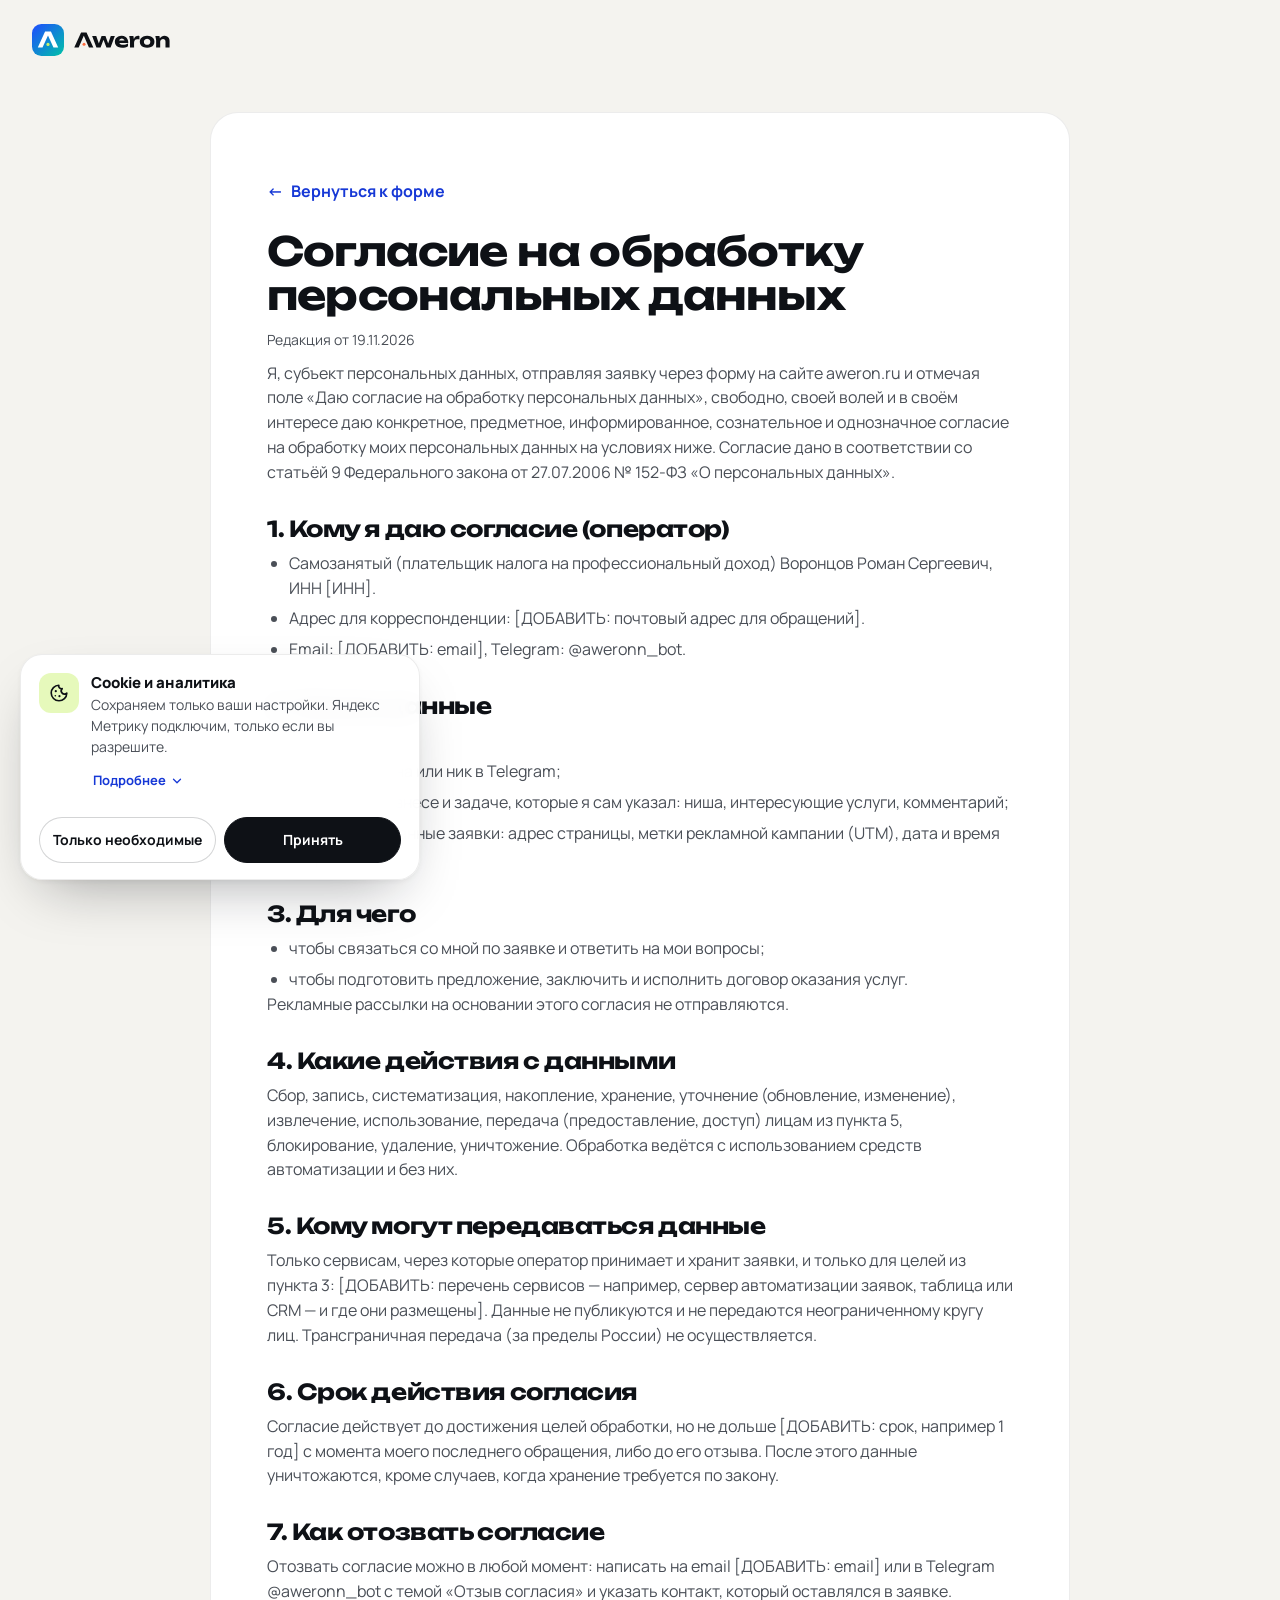
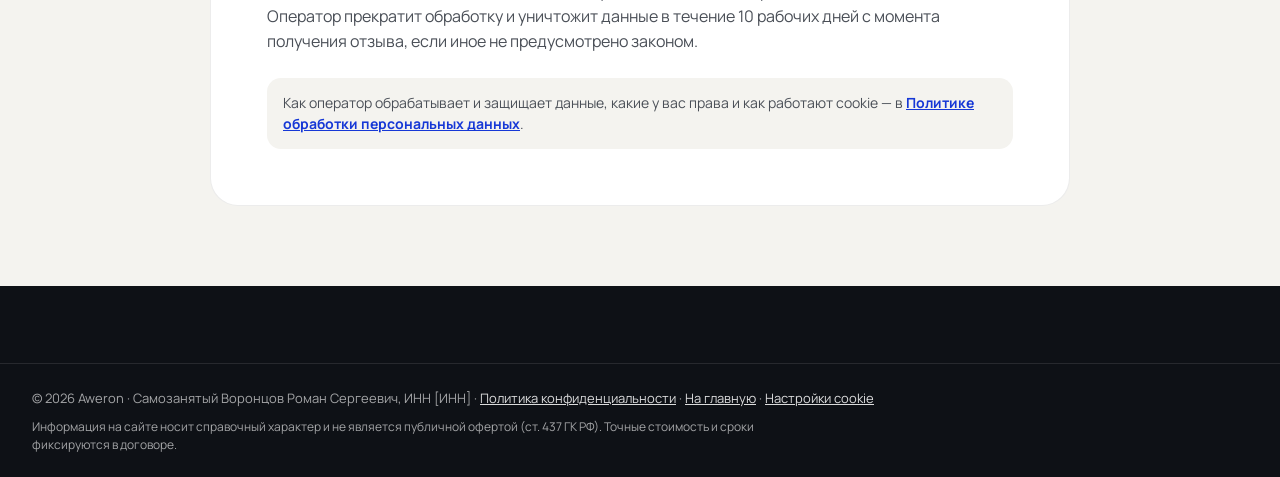
<file: consent.html>
<!doctype html>
<html lang="ru">
<head>
  <meta charset="utf-8">
  <meta name="viewport" content="width=device-width, initial-scale=1">
  <title>Согласие на обработку персональных данных — Aweron</title>
  <meta name="description" content="Текст согласия на обработку персональных данных, которое вы даёте, отправляя заявку на сайте Aweron: какие данные, зачем, на какой срок и как отозвать.">
  <link rel="canonical" href="https://aweron.ru/consent.html">
  <meta name="theme-color" content="#F4F3EF">
  <link rel="icon" href="favicon.svg" type="image/svg+xml">
  <link rel="apple-touch-icon" href="apple-touch-icon.png">
  <link rel="preconnect" href="https://fonts.googleapis.com">
  <link rel="preconnect" href="https://fonts.gstatic.com" crossorigin>
  <link rel="stylesheet" href="https://fonts.googleapis.com/css2?family=Manrope:wght@400;500;600;700&family=Unbounded:wght@600;700&display=swap">
  <link rel="stylesheet" href="assets/css/style.css">
  <script src="assets/js/config.js" defer></script>
  <script src="assets/js/main.js" defer></script>
</head>
<body>
  <a class="skip-link" href="#main">Перейти к содержимому</a>
  <header class="container simple-header">
    <a class="logo" href="index.html" aria-label="Aweron — на главную">
      <svg class="logo-svg" viewBox="0 0 207.84 48" width="138.56" height="32" role="img" focusable="false"><title>Aweron</title><defs><linearGradient id="awr-g-p" x1="0" y1="0" x2="48" y2="48" gradientUnits="userSpaceOnUse"><stop offset="0" stop-color="#1F4BFF"/><stop offset="1" stop-color="#00C2A8"/></linearGradient></defs><path d="M14 0H34A14 14 0 0 1 48 14V34A14 14 0 0 1 34 48H14A14 14 0 0 1 0 34V14A14 14 0 0 1 14 0Z" fill="url(#awr-g-p)"/><path d="M8.7 35.4L19.63 11.4H28.37L39.3 35.4H32.22L24 17.34L15.78 35.4Z" fill="#FFFFFF"/><circle class="logo-ping" cx="24" cy="30.6" r="2.4" fill="none" stroke="#C8F169" stroke-width="1.5" opacity="0"/><circle class="logo-spark" cx="24" cy="30.6" r="2.4" fill="#C8F169"/><path d="M81.81 12.75 92.04 35.25H85.41L76.83 15.39H78.63L70.02 35.25H63.39L73.62 12.75ZM115.23 31.8H113.31L118.17 18.12H124.29L117.87 35.25H111.63L106.26 21.03H108.3L102.87 35.25H96.63L90.21 18.12H96.39L101.22 31.8H99.3L104.37 18.12H110.22ZM135.09 35.73Q131.97 35.73 129.52 34.59Q127.08 33.45 125.67 31.39Q124.26 29.34 124.26 26.61Q124.26 23.94 125.61 21.91Q126.96 19.89 129.31 18.75Q131.67 17.61 134.64 17.61Q137.73 17.61 139.91 18.95Q142.08 20.28 143.26 22.71Q144.45 25.14 144.45 28.44H129.21V24.75H141L138.99 26.04Q138.87 24.72 138.33 23.8Q137.79 22.89 136.91 22.41Q136.02 21.93 134.79 21.93Q133.44 21.93 132.48 22.47Q131.52 23.01 130.98 23.95Q130.44 24.9 130.44 26.16Q130.44 27.78 131.18 28.91Q131.91 30.03 133.33 30.63Q134.76 31.23 136.83 31.23Q138.72 31.23 140.59 30.73Q142.47 30.24 144 29.34V33.24Q142.23 34.44 139.97 35.09Q137.7 35.73 135.09 35.73ZM145.86 18.12H152.1L153.12 24.24V35.25H147V23.88ZM161.16 17.85V23.07Q160.26 22.89 159.46 22.81Q158.67 22.74 158.01 22.74Q156.69 22.74 155.58 23.27Q154.47 23.79 153.8 24.99Q153.12 26.19 153.12 28.2L151.95 26.76Q152.19 24.9 152.67 23.27Q153.15 21.63 153.97 20.36Q154.8 19.08 156.03 18.34Q157.26 17.61 159.03 17.61Q159.54 17.61 160.08 17.67Q160.62 17.73 161.16 17.85ZM172.71 35.73Q169.41 35.73 166.95 34.61Q164.49 33.48 163.11 31.43Q161.73 29.37 161.73 26.7Q161.73 23.97 163.11 21.93Q164.49 19.89 166.95 18.75Q169.41 17.61 172.71 17.61Q175.98 17.61 178.45 18.75Q180.93 19.89 182.31 21.93Q183.69 23.97 183.69 26.7Q183.69 29.37 182.31 31.43Q180.93 33.48 178.45 34.61Q175.98 35.73 172.71 35.73ZM172.71 31.2Q174.21 31.2 175.27 30.66Q176.34 30.12 176.91 29.1Q177.48 28.08 177.48 26.7Q177.48 25.26 176.91 24.25Q176.34 23.25 175.27 22.71Q174.21 22.17 172.71 22.17Q171.21 22.17 170.13 22.71Q169.05 23.25 168.48 24.25Q167.91 25.26 167.91 26.67Q167.91 28.08 168.48 29.1Q169.05 30.12 170.13 30.66Q171.21 31.2 172.71 31.2ZM185.04 18.12H191.19L192.3 24.96V35.25H186.18V24.03ZM198.6 17.61Q201.06 17.61 202.8 18.6Q204.54 19.59 205.45 21.39Q206.37 23.19 206.37 25.65V35.25H200.25V26.55Q200.25 24.63 199.27 23.61Q198.3 22.59 196.47 22.59Q195.21 22.59 194.26 23.13Q193.32 23.67 192.81 24.66Q192.3 25.65 192.3 27L190.41 26.01Q190.77 23.28 191.94 21.41Q193.11 19.53 194.82 18.57Q196.53 17.61 198.6 17.61Z" fill="currentColor"/><circle cx="78.06" cy="30.52" r="2.25" fill="#FF6A3D"/></svg>
    </a>
  </header>

  <main class="container legal" id="main">
    <article class="legal-card">
      <a class="back" href="index.html#contact"><span aria-hidden="true">←</span> Вернуться к форме</a>
      <h1>Согласие на обработку персональных данных</h1>
      <p class="meta">Редакция от <span data-consent-version>19.11.2026</span></p>

      <p>Я, субъект персональных данных, отправляя заявку через форму на сайте <span data-site>aweron.ru</span> и отмечая поле «Даю согласие на обработку персональных данных», свободно, своей волей и в своём интересе даю конкретное, предметное, информированное, сознательное и однозначное согласие на обработку моих персональных данных на условиях ниже. Согласие дано в соответствии со статьёй 9 Федерального закона от 27.07.2006 № 152-ФЗ «О персональных данных».</p>

      <h2>1. Кому я даю согласие (оператор)</h2>
      <ul>
        <li>Самозанятый (плательщик налога на профессиональный доход) <span data-legal="name">Воронцов Роман Сергеевич</span>, ИНН <span data-legal="inn">[ИНН]</span>.</li>
        <li>Адрес для корреспонденции: [ДОБАВИТЬ: почтовый адрес для обращений].</li>
        <li>Email: <span data-contact-text="email">[ДОБАВИТЬ: email]</span>, Telegram: <span data-contact-text="telegram">@aweronn_bot</span>.</li>
      </ul>

      <h2>2. Какие данные</h2>
      <ul>
        <li>имя;</li>
        <li>номер телефона или ник в Telegram;</li>
        <li>сведения о бизнесе и задаче, которые я сам указал: ниша, интересующие услуги, комментарий;</li>
        <li>технические данные заявки: адрес страницы, метки рекламной кампании (UTM), дата и время отправки.</li>
      </ul>

      <h2>3. Для чего</h2>
      <ul>
        <li>чтобы связаться со мной по заявке и ответить на мои вопросы;</li>
        <li>чтобы подготовить предложение, заключить и исполнить договор оказания услуг.</li>
      </ul>
      <p>Рекламные рассылки на основании этого согласия не отправляются.</p>

      <h2>4. Какие действия с данными</h2>
      <p>Сбор, запись, систематизация, накопление, хранение, уточнение (обновление, изменение), извлечение, использование, передача (предоставление, доступ) лицам из пункта 5, блокирование, удаление, уничтожение. Обработка ведётся с использованием средств автоматизации и без них.</p>

      <h2>5. Кому могут передаваться данные</h2>
      <p>Только сервисам, через которые оператор принимает и хранит заявки, и только для целей из пункта 3: [ДОБАВИТЬ: перечень сервисов — например, сервер автоматизации заявок, таблица или CRM — и где они размещены]. Данные не публикуются и не передаются неограниченному кругу лиц. Трансграничная передача (за пределы России) не осуществляется.</p>

      <h2>6. Срок действия согласия</h2>
      <p>Согласие действует до достижения целей обработки, но не дольше [ДОБАВИТЬ: срок, например 1 год] с момента моего последнего обращения, либо до его отзыва. После этого данные уничтожаются, кроме случаев, когда хранение требуется по закону.</p>

      <h2>7. Как отозвать согласие</h2>
      <p>Отозвать согласие можно в любой момент: написать на email <span data-contact-text="email">[ДОБАВИТЬ: email]</span> или в Telegram <span data-contact-text="telegram">@aweronn_bot</span> с темой «Отзыв согласия» и указать контакт, который оставлялся в заявке. Оператор прекратит обработку и уничтожит данные в течение 10 рабочих дней с момента получения отзыва, если иное не предусмотрено законом.</p>

      <p class="note">Как оператор обрабатывает и защищает данные, какие у вас права и как работают cookie — в <a href="privacy.html">Политике обработки персональных данных</a>.</p>
    </article>
  </main>

  <footer class="site-footer">
    <div class="container footer-bottom">
      <p>© <span data-year>2026</span> Aweron · Самозанятый <span data-legal="name">Воронцов Роман Сергеевич</span>, ИНН <span data-legal="inn">[ИНН]</span> · <a href="privacy.html">Политика конфиденциальности</a> · <a href="index.html">На главную</a> · <button class="cookie-settings" type="button" data-cookie-settings>Настройки cookie</button></p>
      <p class="footer-note">Информация на сайте носит справочный характер и не является публичной офертой (ст. 437 ГК РФ). Точные стоимость и сроки фиксируются в договоре.</p>
    </div>
  </footer>

  <!-- ============ COOKIE ============
       Ненавязчивое окно согласия: не блокирует страницу, кнопки равнозначны,
       Яндекс Метрика грузится только после «Принять». Выбор меняется ссылкой «Настройки cookie» в футере. -->
  <section class="cookie" id="cookie-banner" role="dialog" aria-modal="false" aria-labelledby="cookie-title" aria-describedby="cookie-text" tabindex="-1" hidden>
    <div class="cookie-head">
      <span class="cookie-ico" aria-hidden="true"><svg width="22" height="22" viewBox="0 0 24 24"><path d="M20.5 12.2A8.5 8.5 0 1 1 11.8 3.5a3 3 0 0 0 3.7 3.7 3 3 0 0 0 5 5z" fill="none" stroke="currentColor" stroke-width="1.8" stroke-linejoin="round"/><circle cx="8.5" cy="10" r="1.2" fill="currentColor"/><circle cx="12.5" cy="15.5" r="1.2" fill="currentColor"/><circle cx="8" cy="15" r=".9" fill="currentColor"/><circle cx="16" cy="12.5" r=".9" fill="currentColor"/></svg></span>
      <div>
        <p class="cookie-title" id="cookie-title">Cookie и аналитика</p>
        <p class="cookie-text" id="cookie-text">Сохраняем только ваши настройки. Яндекс Метрику подключим, только если вы разрешите.</p>
      </div>
    </div>
    <button class="cookie-more" type="button" aria-expanded="false" aria-controls="cookie-details">Подробнее <svg width="14" height="14" viewBox="0 0 24 24" aria-hidden="true"><path d="M6 9l6 6 6-6" fill="none" stroke="currentColor" stroke-width="2.2" stroke-linecap="round" stroke-linejoin="round"/></svg></button>
    <div class="cookie-details" id="cookie-details" inert>
      <div>
        <p>Сайт использует необходимые технические механизмы браузера для сохранения ваших настроек (например, выбора в баннере о cookie). Сервис Яндекс Метрика подключается только после того, как вы нажмёте «Принять» в баннере. Если вы выбрали «Только необходимые», аналитика не загружается. Изменить выбор можно по ссылке «Настройки cookie» внизу страницы или очистив данные сайта в браузере.</p>
        <p><a href="privacy.html#cookies">Политика конфиденциальности, раздел 8</a></p>
      </div>
    </div>
    <div class="cookie-actions">
      <button class="cookie-btn cookie-btn--ghost" type="button" data-cookie="necessary">Только необходимые</button>
      <button class="cookie-btn cookie-btn--primary" type="button" data-cookie="all">Принять</button>
    </div>
  </section>
</body>
</html>
</file>
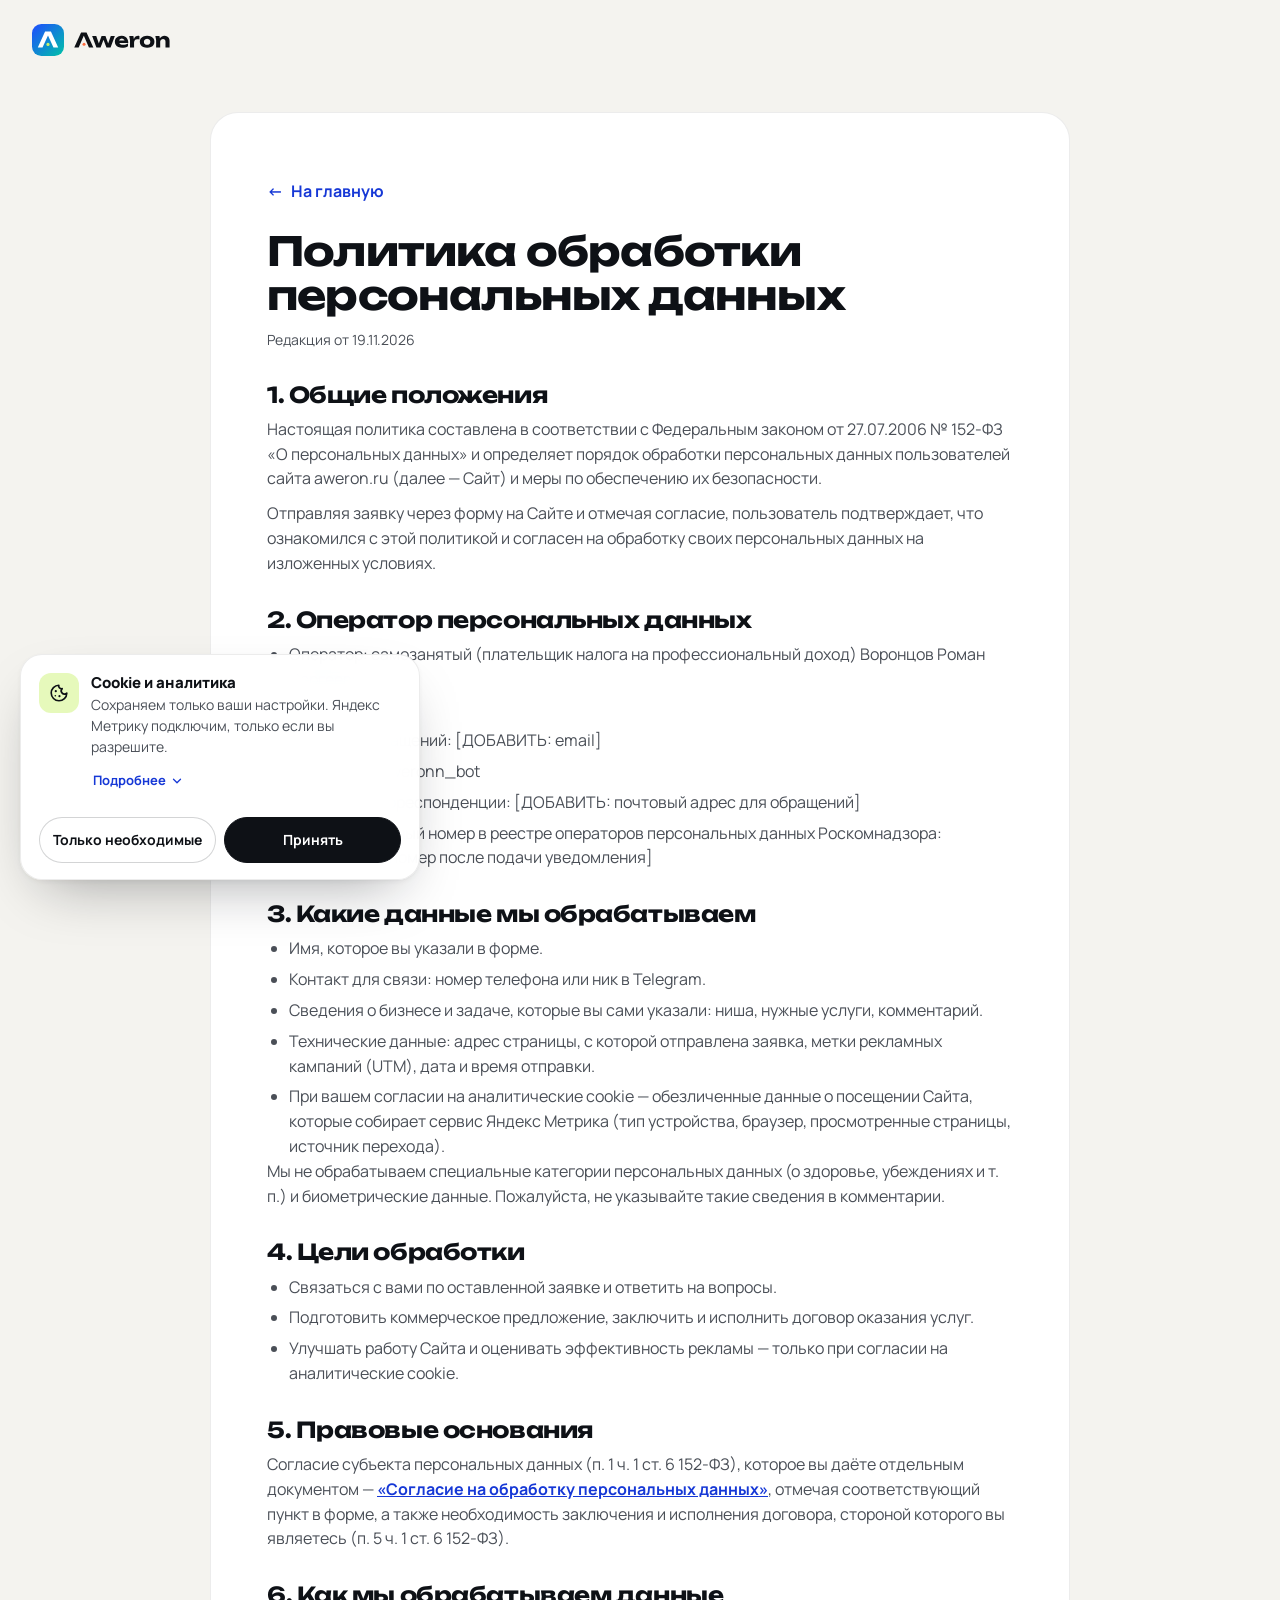
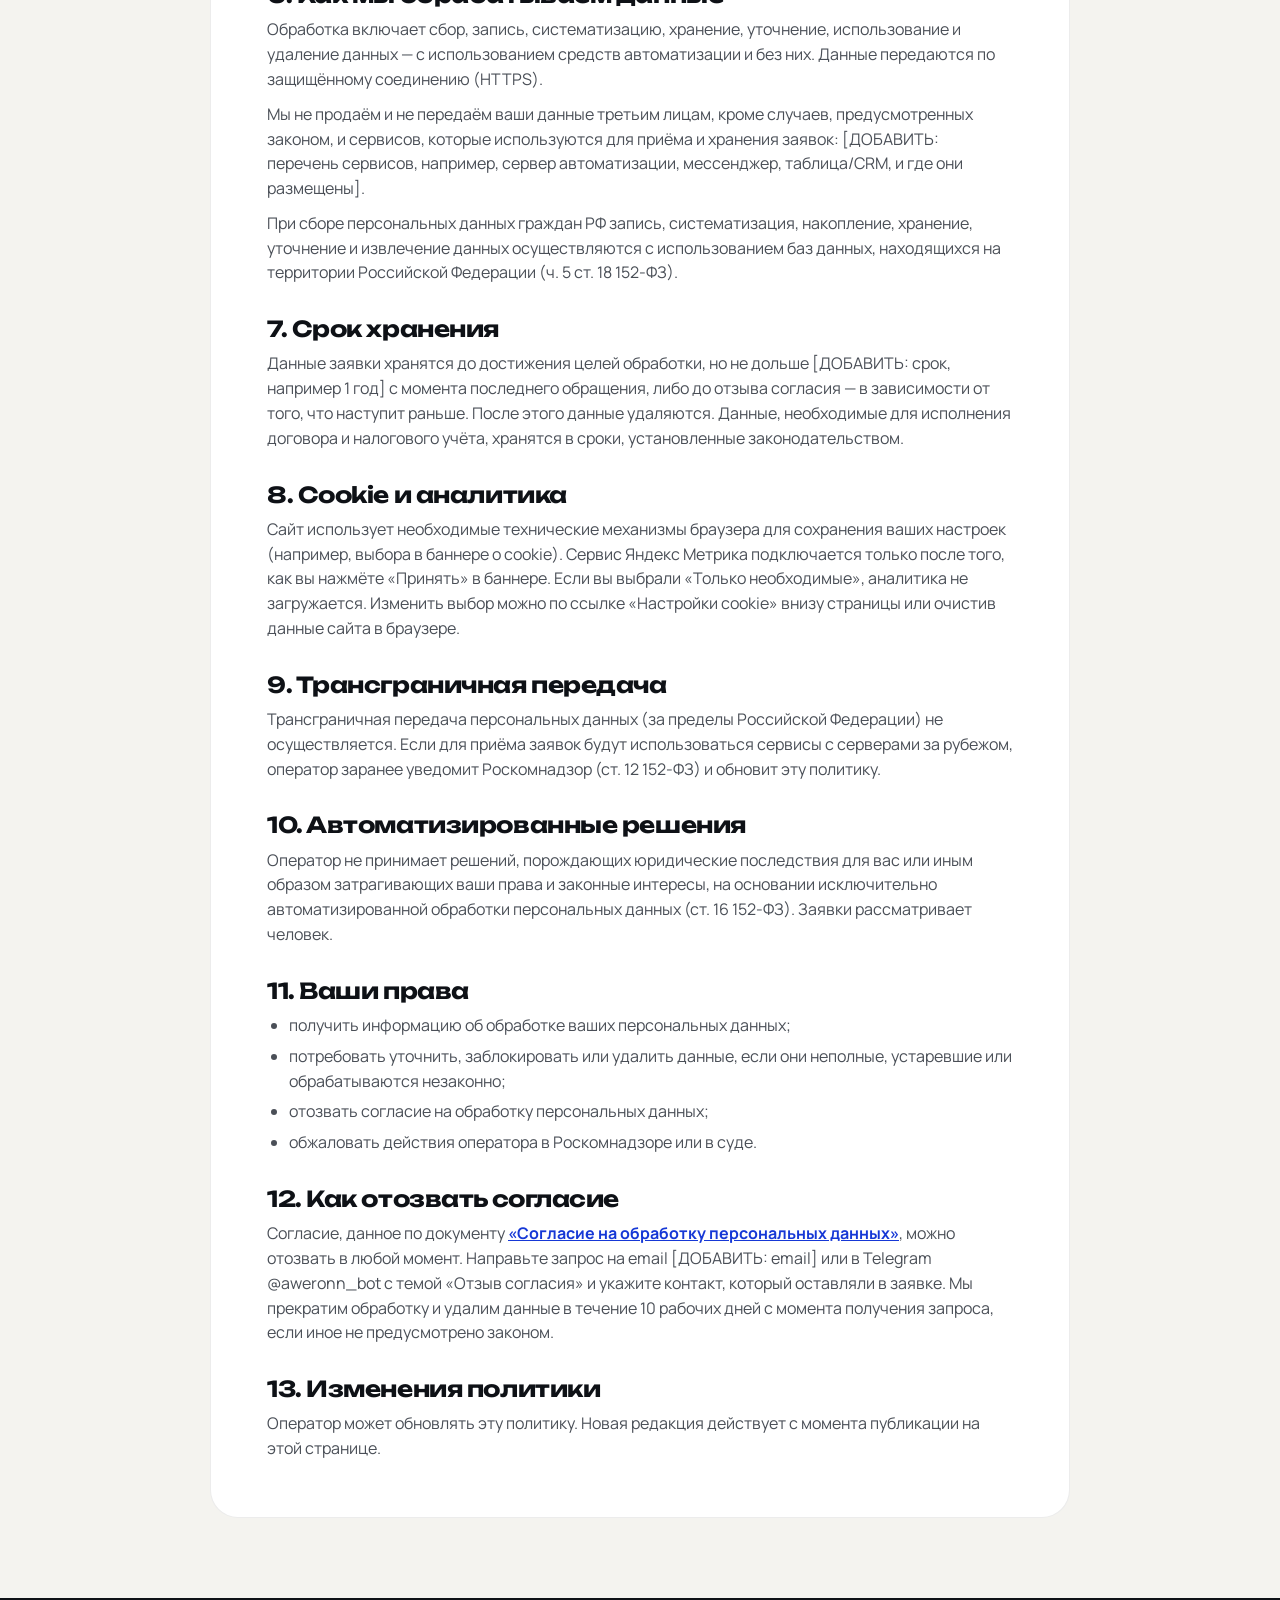
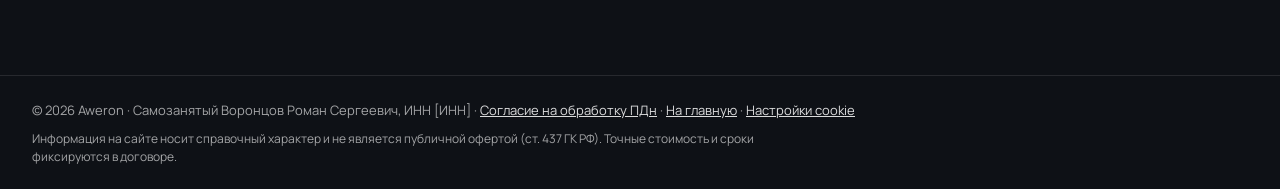
<file: privacy.html>
<!doctype html>
<html lang="ru">
<head>
  <meta charset="utf-8">
  <meta name="viewport" content="width=device-width, initial-scale=1">
  <title>Политика обработки персональных данных — Aweron</title>
  <meta name="description" content="Политика обработки персональных данных сайта Aweron: какие данные собираем, зачем, сколько храним и как отозвать согласие.">
  <link rel="canonical" href="https://aweron.ru/privacy.html">
  <meta name="theme-color" content="#F4F3EF">
  <link rel="icon" href="favicon.svg" type="image/svg+xml">
  <link rel="apple-touch-icon" href="apple-touch-icon.png">
  <link rel="preconnect" href="https://fonts.googleapis.com">
  <link rel="preconnect" href="https://fonts.gstatic.com" crossorigin>
  <link rel="stylesheet" href="https://fonts.googleapis.com/css2?family=Manrope:wght@400;500;600;700&family=Unbounded:wght@600;700&display=swap">
  <link rel="stylesheet" href="assets/css/style.css">
  <script src="assets/js/config.js" defer></script>
  <script src="assets/js/main.js" defer></script>
</head>
<body>
  <a class="skip-link" href="#main">Перейти к содержимому</a>
  <header class="container simple-header">
    <a class="logo" href="index.html" aria-label="Aweron — на главную">
      <svg class="logo-svg" viewBox="0 0 207.84 48" width="138.56" height="32" role="img" focusable="false"><title>Aweron</title><defs><linearGradient id="awr-g-p" x1="0" y1="0" x2="48" y2="48" gradientUnits="userSpaceOnUse"><stop offset="0" stop-color="#1F4BFF"/><stop offset="1" stop-color="#00C2A8"/></linearGradient></defs><path d="M14 0H34A14 14 0 0 1 48 14V34A14 14 0 0 1 34 48H14A14 14 0 0 1 0 34V14A14 14 0 0 1 14 0Z" fill="url(#awr-g-p)"/><path d="M8.7 35.4L19.63 11.4H28.37L39.3 35.4H32.22L24 17.34L15.78 35.4Z" fill="#FFFFFF"/><circle class="logo-ping" cx="24" cy="30.6" r="2.4" fill="none" stroke="#C8F169" stroke-width="1.5" opacity="0"/><circle class="logo-spark" cx="24" cy="30.6" r="2.4" fill="#C8F169"/><path d="M81.81 12.75 92.04 35.25H85.41L76.83 15.39H78.63L70.02 35.25H63.39L73.62 12.75ZM115.23 31.8H113.31L118.17 18.12H124.29L117.87 35.25H111.63L106.26 21.03H108.3L102.87 35.25H96.63L90.21 18.12H96.39L101.22 31.8H99.3L104.37 18.12H110.22ZM135.09 35.73Q131.97 35.73 129.52 34.59Q127.08 33.45 125.67 31.39Q124.26 29.34 124.26 26.61Q124.26 23.94 125.61 21.91Q126.96 19.89 129.31 18.75Q131.67 17.61 134.64 17.61Q137.73 17.61 139.91 18.95Q142.08 20.28 143.26 22.71Q144.45 25.14 144.45 28.44H129.21V24.75H141L138.99 26.04Q138.87 24.72 138.33 23.8Q137.79 22.89 136.91 22.41Q136.02 21.93 134.79 21.93Q133.44 21.93 132.48 22.47Q131.52 23.01 130.98 23.95Q130.44 24.9 130.44 26.16Q130.44 27.78 131.18 28.91Q131.91 30.03 133.33 30.63Q134.76 31.23 136.83 31.23Q138.72 31.23 140.59 30.73Q142.47 30.24 144 29.34V33.24Q142.23 34.44 139.97 35.09Q137.7 35.73 135.09 35.73ZM145.86 18.12H152.1L153.12 24.24V35.25H147V23.88ZM161.16 17.85V23.07Q160.26 22.89 159.46 22.81Q158.67 22.74 158.01 22.74Q156.69 22.74 155.58 23.27Q154.47 23.79 153.8 24.99Q153.12 26.19 153.12 28.2L151.95 26.76Q152.19 24.9 152.67 23.27Q153.15 21.63 153.97 20.36Q154.8 19.08 156.03 18.34Q157.26 17.61 159.03 17.61Q159.54 17.61 160.08 17.67Q160.62 17.73 161.16 17.85ZM172.71 35.73Q169.41 35.73 166.95 34.61Q164.49 33.48 163.11 31.43Q161.73 29.37 161.73 26.7Q161.73 23.97 163.11 21.93Q164.49 19.89 166.95 18.75Q169.41 17.61 172.71 17.61Q175.98 17.61 178.45 18.75Q180.93 19.89 182.31 21.93Q183.69 23.97 183.69 26.7Q183.69 29.37 182.31 31.43Q180.93 33.48 178.45 34.61Q175.98 35.73 172.71 35.73ZM172.71 31.2Q174.21 31.2 175.27 30.66Q176.34 30.12 176.91 29.1Q177.48 28.08 177.48 26.7Q177.48 25.26 176.91 24.25Q176.34 23.25 175.27 22.71Q174.21 22.17 172.71 22.17Q171.21 22.17 170.13 22.71Q169.05 23.25 168.48 24.25Q167.91 25.26 167.91 26.67Q167.91 28.08 168.48 29.1Q169.05 30.12 170.13 30.66Q171.21 31.2 172.71 31.2ZM185.04 18.12H191.19L192.3 24.96V35.25H186.18V24.03ZM198.6 17.61Q201.06 17.61 202.8 18.6Q204.54 19.59 205.45 21.39Q206.37 23.19 206.37 25.65V35.25H200.25V26.55Q200.25 24.63 199.27 23.61Q198.3 22.59 196.47 22.59Q195.21 22.59 194.26 23.13Q193.32 23.67 192.81 24.66Q192.3 25.65 192.3 27L190.41 26.01Q190.77 23.28 191.94 21.41Q193.11 19.53 194.82 18.57Q196.53 17.61 198.6 17.61Z" fill="currentColor"/><circle cx="78.06" cy="30.52" r="2.25" fill="#FF6A3D"/></svg>
    </a>
  </header>

  <main class="container legal" id="main">
    <article class="legal-card">
      <a class="back" href="index.html"><span aria-hidden="true">←</span> На главную</a>
      <h1>Политика обработки персональных данных</h1>
      <p class="meta">Редакция от 19.11.2026</p>

      <h2>1. Общие положения</h2>
      <p>Настоящая политика составлена в соответствии с Федеральным законом от 27.07.2006 № 152-ФЗ «О персональных данных» и определяет порядок обработки персональных данных пользователей сайта <span data-site>aweron.ru</span> (далее — Сайт) и меры по обеспечению их безопасности.</p>
      <p>Отправляя заявку через форму на Сайте и отмечая согласие, пользователь подтверждает, что ознакомился с этой политикой и согласен на обработку своих персональных данных на изложенных условиях.</p>

      <h2>2. Оператор персональных данных</h2>
      <ul>
        <li>Оператор: самозанятый (плательщик налога на профессиональный доход) <span data-legal="name">Воронцов Роман Сергеевич</span></li>
        <li>ИНН: <span data-legal="inn">[ИНН]</span></li>
        <li>Email для обращений: <span data-contact-text="email">[ДОБАВИТЬ: email]</span></li>
        <li>Telegram: <span data-contact-text="telegram">@aweronn_bot</span></li>
        <li>Адрес для корреспонденции: [ДОБАВИТЬ: почтовый адрес для обращений]</li>
        <li>Регистрационный номер в реестре операторов персональных данных Роскомнадзора: [ДОБАВИТЬ: номер после подачи уведомления]</li>
      </ul>

      <h2>3. Какие данные мы обрабатываем</h2>
      <ul>
        <li>Имя, которое вы указали в форме.</li>
        <li>Контакт для связи: номер телефона или ник в Telegram.</li>
        <li>Сведения о бизнесе и задаче, которые вы сами указали: ниша, нужные услуги, комментарий.</li>
        <li>Технические данные: адрес страницы, с которой отправлена заявка, метки рекламных кампаний (UTM), дата и время отправки.</li>
        <li>При вашем согласии на аналитические cookie — обезличенные данные о посещении Сайта, которые собирает сервис Яндекс Метрика (тип устройства, браузер, просмотренные страницы, источник перехода).</li>
      </ul>
      <p>Мы не обрабатываем специальные категории персональных данных (о здоровье, убеждениях и т. п.) и биометрические данные. Пожалуйста, не указывайте такие сведения в комментарии.</p>

      <h2>4. Цели обработки</h2>
      <ul>
        <li>Связаться с вами по оставленной заявке и ответить на вопросы.</li>
        <li>Подготовить коммерческое предложение, заключить и исполнить договор оказания услуг.</li>
        <li>Улучшать работу Сайта и оценивать эффективность рекламы — только при согласии на аналитические cookie.</li>
      </ul>

      <h2>5. Правовые основания</h2>
      <p>Согласие субъекта персональных данных (п. 1 ч. 1 ст. 6 152-ФЗ), которое вы даёте отдельным документом — <a href="consent.html">«Согласие на обработку персональных данных»</a>, отмечая соответствующий пункт в форме, а также необходимость заключения и исполнения договора, стороной которого вы являетесь (п. 5 ч. 1 ст. 6 152-ФЗ).</p>

      <h2>6. Как мы обрабатываем данные</h2>
      <p>Обработка включает сбор, запись, систематизацию, хранение, уточнение, использование и удаление данных — с использованием средств автоматизации и без них. Данные передаются по защищённому соединению (HTTPS).</p>
      <p>Мы не продаём и не передаём ваши данные третьим лицам, кроме случаев, предусмотренных законом, и сервисов, которые используются для приёма и хранения заявок: [ДОБАВИТЬ: перечень сервисов, например, сервер автоматизации, мессенджер, таблица/CRM, и где они размещены].</p>
      <p>При сборе персональных данных граждан РФ запись, систематизация, накопление, хранение, уточнение и извлечение данных осуществляются с использованием баз данных, находящихся на территории Российской Федерации (ч. 5 ст. 18 152-ФЗ).</p>

      <h2>7. Срок хранения</h2>
      <p>Данные заявки хранятся до достижения целей обработки, но не дольше [ДОБАВИТЬ: срок, например 1 год] с момента последнего обращения, либо до отзыва согласия — в зависимости от того, что наступит раньше. После этого данные удаляются. Данные, необходимые для исполнения договора и налогового учёта, хранятся в сроки, установленные законодательством.</p>

      <h2 id="cookies">8. Cookie и аналитика</h2>
      <p>Сайт использует необходимые технические механизмы браузера для сохранения ваших настроек (например, выбора в баннере о cookie). Сервис Яндекс Метрика подключается только после того, как вы нажмёте «Принять» в баннере. Если вы выбрали «Только необходимые», аналитика не загружается. Изменить выбор можно по ссылке «Настройки cookie» внизу страницы или очистив данные сайта в браузере.</p>

      <h2>9. Трансграничная передача</h2>
      <p>Трансграничная передача персональных данных (за пределы Российской Федерации) не осуществляется. Если для приёма заявок будут использоваться сервисы с серверами за рубежом, оператор заранее уведомит Роскомнадзор (ст. 12 152-ФЗ) и обновит эту политику.</p>

      <h2>10. Автоматизированные решения</h2>
      <p>Оператор не принимает решений, порождающих юридические последствия для вас или иным образом затрагивающих ваши права и законные интересы, на основании исключительно автоматизированной обработки персональных данных (ст. 16 152-ФЗ). Заявки рассматривает человек.</p>

      <h2>11. Ваши права</h2>
      <ul>
        <li>получить информацию об обработке ваших персональных данных;</li>
        <li>потребовать уточнить, заблокировать или удалить данные, если они неполные, устаревшие или обрабатываются незаконно;</li>
        <li>отозвать согласие на обработку персональных данных;</li>
        <li>обжаловать действия оператора в Роскомнадзоре или в суде.</li>
      </ul>

      <h2>12. Как отозвать согласие</h2>
      <p>Согласие, данное по документу <a href="consent.html">«Согласие на обработку персональных данных»</a>, можно отозвать в любой момент. Направьте запрос на email <span data-contact-text="email">[ДОБАВИТЬ: email]</span> или в Telegram <span data-contact-text="telegram">@aweronn_bot</span> с темой «Отзыв согласия» и укажите контакт, который оставляли в заявке. Мы прекратим обработку и удалим данные в течение 10 рабочих дней с момента получения запроса, если иное не предусмотрено законом.</p>

      <h2>13. Изменения политики</h2>
      <p>Оператор может обновлять эту политику. Новая редакция действует с момента публикации на этой странице.</p>
    </article>
  </main>

  <footer class="site-footer">
    <div class="container footer-bottom">
      <p>© <span data-year>2026</span> Aweron · Самозанятый <span data-legal="name">Воронцов Роман Сергеевич</span>, ИНН <span data-legal="inn">[ИНН]</span> · <a href="consent.html">Согласие на обработку ПДн</a> · <a href="index.html">На главную</a> · <button class="cookie-settings" type="button" data-cookie-settings>Настройки cookie</button></p>
      <p class="footer-note">Информация на сайте носит справочный характер и не является публичной офертой (ст. 437 ГК РФ). Точные стоимость и сроки фиксируются в договоре.</p>
    </div>
  </footer>

  <!-- ============ COOKIE ============
       Ненавязчивое окно согласия: не блокирует страницу, кнопки равнозначны,
       Яндекс Метрика грузится только после «Принять». Выбор меняется ссылкой «Настройки cookie» в футере. -->
  <section class="cookie" id="cookie-banner" role="dialog" aria-modal="false" aria-labelledby="cookie-title" aria-describedby="cookie-text" tabindex="-1" hidden>
    <div class="cookie-head">
      <span class="cookie-ico" aria-hidden="true"><svg width="22" height="22" viewBox="0 0 24 24"><path d="M20.5 12.2A8.5 8.5 0 1 1 11.8 3.5a3 3 0 0 0 3.7 3.7 3 3 0 0 0 5 5z" fill="none" stroke="currentColor" stroke-width="1.8" stroke-linejoin="round"/><circle cx="8.5" cy="10" r="1.2" fill="currentColor"/><circle cx="12.5" cy="15.5" r="1.2" fill="currentColor"/><circle cx="8" cy="15" r=".9" fill="currentColor"/><circle cx="16" cy="12.5" r=".9" fill="currentColor"/></svg></span>
      <div>
        <p class="cookie-title" id="cookie-title">Cookie и аналитика</p>
        <p class="cookie-text" id="cookie-text">Сохраняем только ваши настройки. Яндекс Метрику подключим, только если вы разрешите.</p>
      </div>
    </div>
    <button class="cookie-more" type="button" aria-expanded="false" aria-controls="cookie-details">Подробнее <svg width="14" height="14" viewBox="0 0 24 24" aria-hidden="true"><path d="M6 9l6 6 6-6" fill="none" stroke="currentColor" stroke-width="2.2" stroke-linecap="round" stroke-linejoin="round"/></svg></button>
    <div class="cookie-details" id="cookie-details" inert>
      <div>
        <p>Сайт использует необходимые технические механизмы браузера для сохранения ваших настроек (например, выбора в баннере о cookie). Сервис Яндекс Метрика подключается только после того, как вы нажмёте «Принять» в баннере. Если вы выбрали «Только необходимые», аналитика не загружается. Изменить выбор можно по ссылке «Настройки cookie» внизу страницы или очистив данные сайта в браузере.</p>
        <p><a href="#cookies">Политика конфиденциальности, раздел 8</a></p>
      </div>
    </div>
    <div class="cookie-actions">
      <button class="cookie-btn cookie-btn--ghost" type="button" data-cookie="necessary">Только необходимые</button>
      <button class="cookie-btn cookie-btn--primary" type="button" data-cookie="all">Принять</button>
    </div>
  </section>
</body>
</html>
</file>
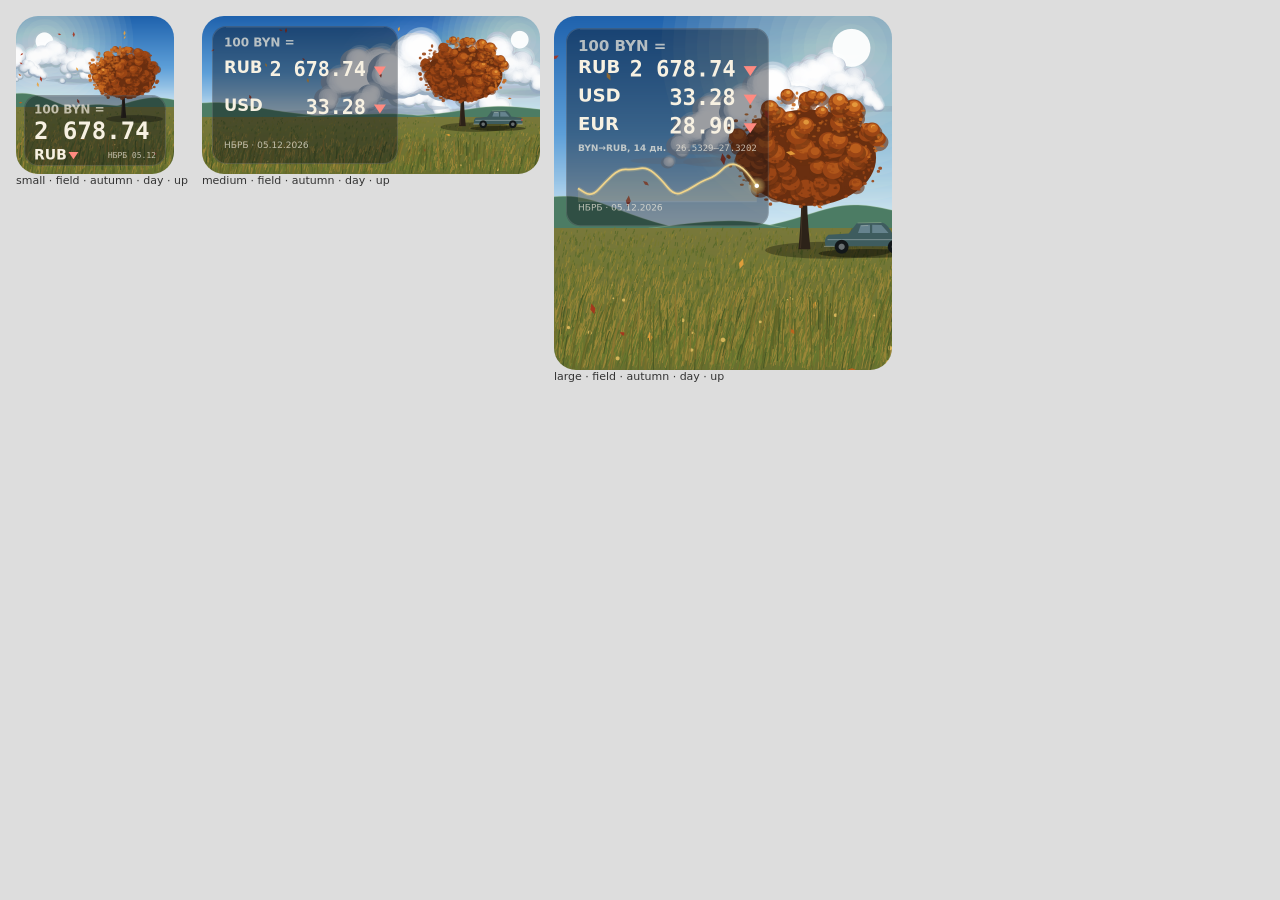
<file: scriptable/pixel-fx/dev/preview.html>
<!doctype html>
<html lang="ru"><head><meta charset="utf-8"><title>Pixel FX preview</title>
<style>
 body{background:#ddd;font:13px system-ui;margin:16px}
 #out{display:flex;flex-wrap:wrap;gap:10px} .row{display:flex;gap:14px;align-items:flex-start}
 figure{margin:0} figcaption{font-size:11px;color:#333}
 canvas{border-radius:22px;display:block;width:var(--w);}
 .acc{background:#222;color:#fff;border-radius:14px;padding:8px 12px;font:600 14px ui-monospace,monospace;white-space:pre;min-width:150px}
</style></head><body>
<div id="out"></div>
<script src="scriptable-mock.js"></script>
<script>
// Запуск: python3 -m http.server в папке pixel-fx, открыть /dev/preview.html?q=...
(async () => {
  const q = new URLSearchParams(location.search);
  window.__MOCK_TODAY__ = new Date().toISOString().slice(0, 10);
  window.__PIXELFX_TEST__ = {};
  const code = await (await fetch('../pixel-fx.js')).text();
  const AF = Object.getPrototypeOf(async function () {}).constructor;
  await new AF(code)();
  const X = window.__PIXELFX_TEST__.exports;
  const data = await X.loadData();
  if (q.get('offline')) { window.__MOCK_OFFLINE__ = true; Object.assign(data, await X.loadData(true)); }
  const out = document.getElementById('out');
  if (q.get('live')) { // живая анимация во фрейме размером с iPhone
    const cfg = X.resolveConfig(q.get('p') || `BYN:RUB,USD,EUR:100:${q.get('scene') || 'field'}`, null);
    for (const season of (q.get('season') || 'summer').split(',')) for (const tod of (q.get('tod') || 'night').split(',')) {
      const S = X.sceneState('live', 390, 844, cfg, data, X.threeTargets(cfg), { season, tod, trend: q.get('trend') || 'up', epoch: Number(q.get('epoch') || 500) });
      const f = document.createElement('iframe'); f.style.cssText = 'width:390px;height:844px;border:0;border-radius:40px;background:#000';
      f.srcdoc = X.buildLiveHTML(S); out.appendChild(f);
    }
    setTimeout(() => { document.title = 'ready'; }, Number(q.get('wait') || 1500));
    return;
  }
  const fams = (q.get('fam') || 'small,medium,large').split(',');
  const scenes = (q.get('scene') || 'field').split(',');
  const seasons = (q.get('season') || 'autumn').split(',');
  const tods = (q.get('tod') || 'day').split(',');
  const trends = (q.get('trend') || 'up').split(',');
  const param = q.get('p') || 'BYN:RUB,USD:100';
  for (const scene of scenes) for (const season of seasons) for (const tod of tods) for (const trend of trends) {
    const row = document.createElement('div'); row.className = 'row'; out.appendChild(row);
    for (const fam of fams) {
      const cfg = X.resolveConfig(param.split(':').length < 4 ? param + ':'.repeat(3 - (param.split(':').length - 1)) + scene : param, null);
      const fig = document.createElement('figure');
      if (fam.startsWith('accessory')) {
        const w = X.renderAccessory(fam, cfg, data);
        const d = document.createElement('div'); d.className = 'acc'; d.textContent = w.items.map(i => i.text).join('\n'); fig.appendChild(d);
      } else {
        const w = X.renderImageWidget(fam, cfg, data, { season, tod, trend: trend === 'null' ? null : trend, dark: q.get('dark') === '1' });
        const c = w.backgroundImage.canvas; c.style.setProperty('--w', (c.width / window.PREVIEW_SCALE) + 'px'); fig.appendChild(c);
        fig.title = `ops=${w.backgroundImage.ops}`;
      }
      const cap = document.createElement('figcaption'); cap.textContent = `${fam} · ${scene} · ${season} · ${tod} · ${trend}`; fig.appendChild(cap);
      row.appendChild(fig);
    }
  }
  document.title = 'ready';
})().catch(e => { document.body.textContent = 'ERROR: ' + e.stack; document.title = 'error'; });
</script></body></html>
</file>
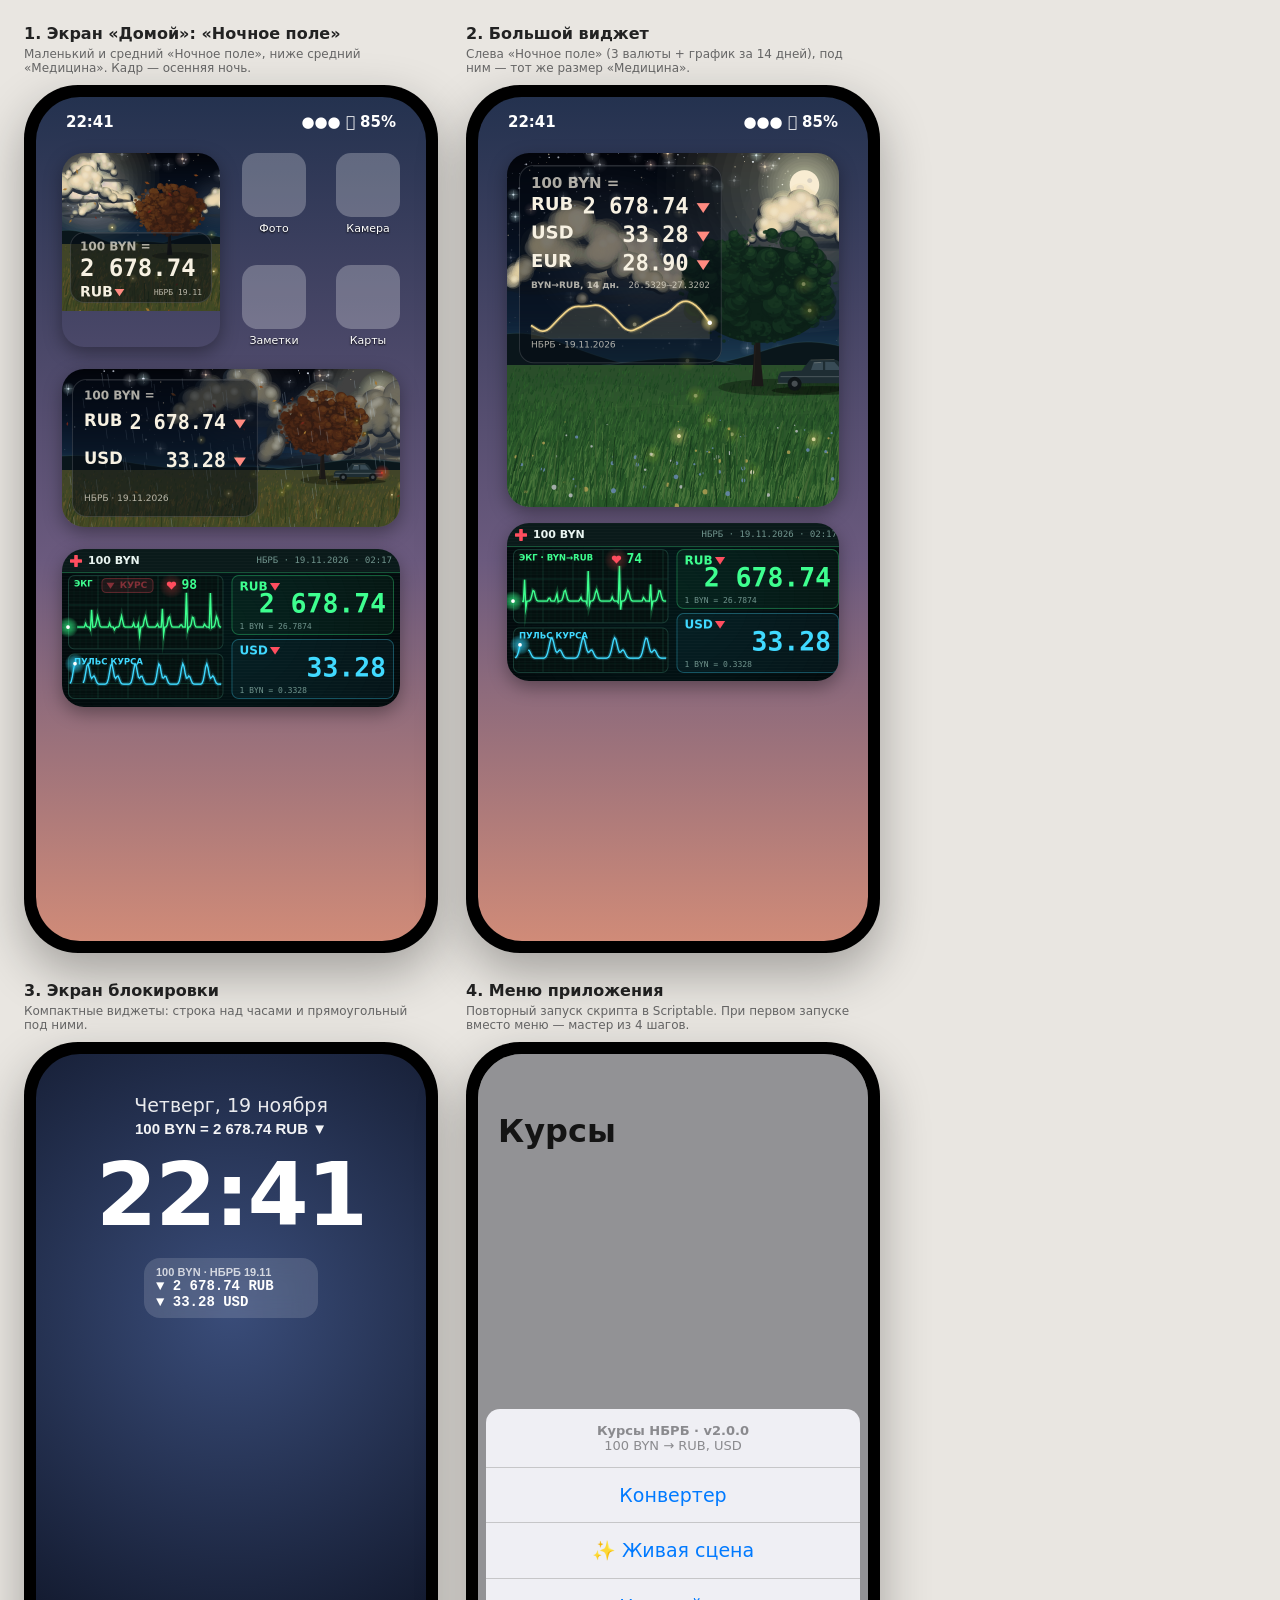
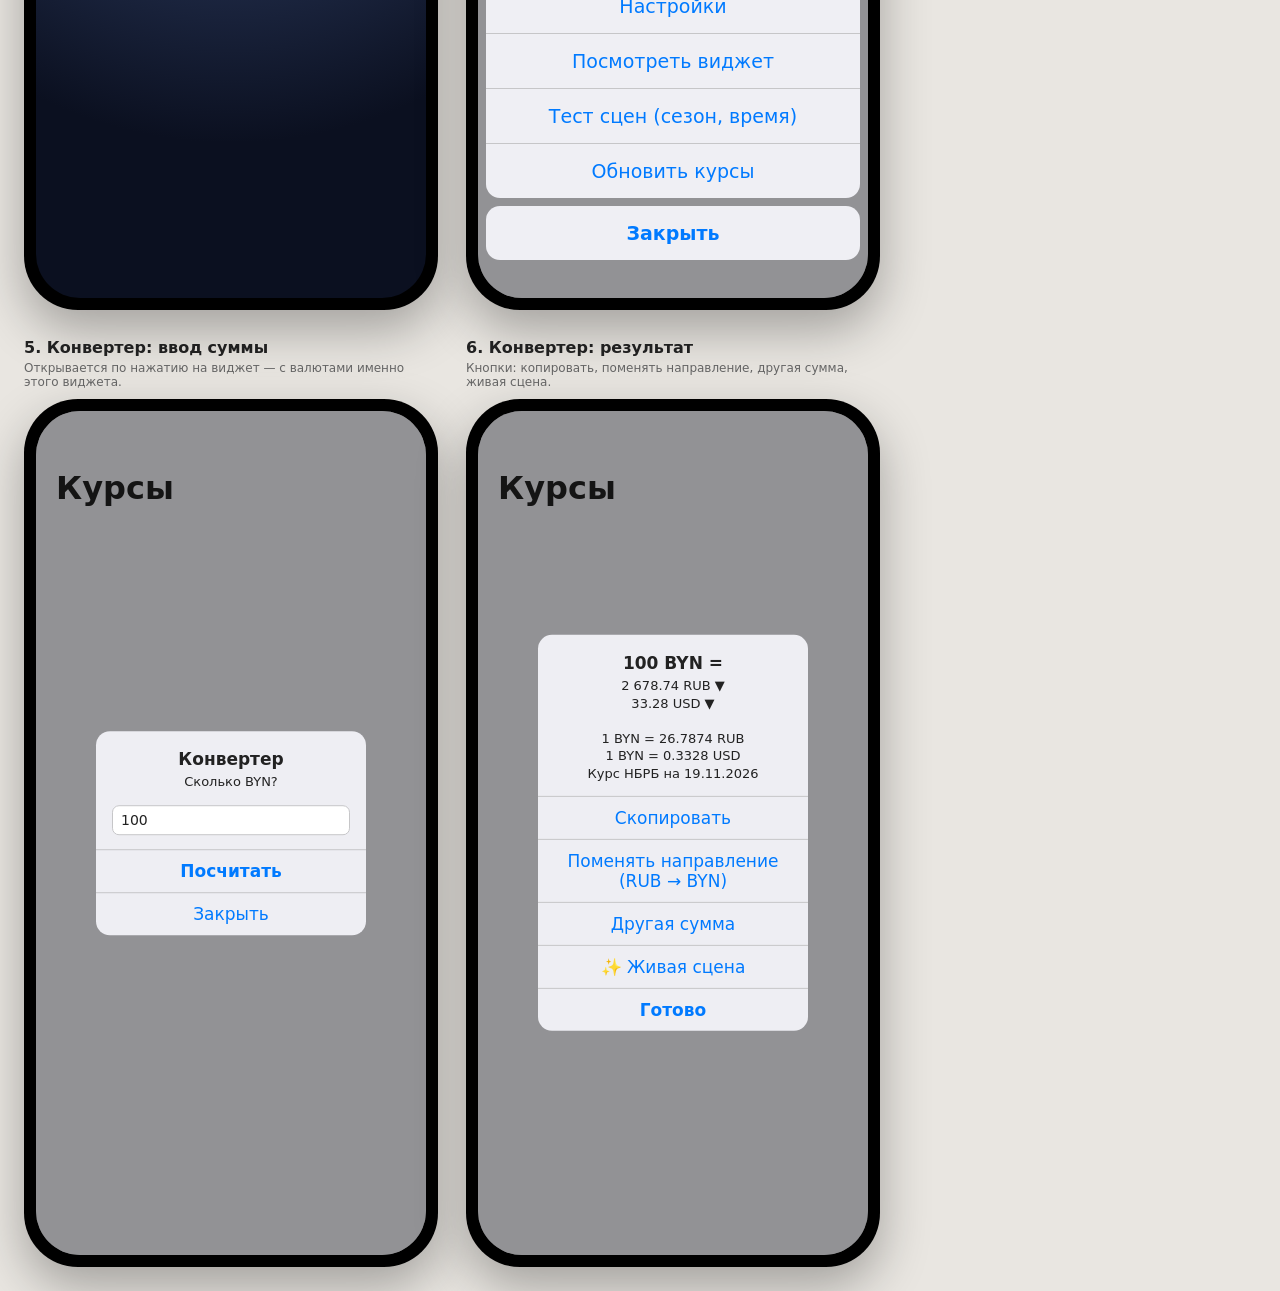
<file: scriptable/pixel-fx/dev/showcase.html>
<!doctype html>
<html lang="ru"><head><meta charset="utf-8"><title>Showcase</title>
<style>
 body{margin:0;padding:24px;background:#e9e6e1;font:14px -apple-system,system-ui,sans-serif;color:#222}
 h2{margin:0 0 4px;font-size:16px} .note{font-size:12px;color:#666;margin-bottom:10px;max-width:400px}
 .row{display:flex;gap:28px;flex-wrap:wrap;align-items:flex-start}
 .phone{width:390px;height:844px;border-radius:54px;background:#000;padding:12px;box-shadow:0 20px 50px rgba(0,0,0,.3);position:relative}
 .screen{width:100%;height:100%;border-radius:44px;overflow:hidden;position:relative}
 .home{background:linear-gradient(180deg,#24324f,#6b5a7e 55%,#d08b78)}
 .status{display:flex;justify-content:space-between;padding:16px 30px 0;color:#fff;font-weight:600;font-size:15px}
 .grid{display:grid;grid-template-columns:repeat(2,158px);gap:22px;padding:22px 26px 0;justify-content:center}
 .w{border-radius:22px;overflow:hidden;box-shadow:0 6px 18px rgba(0,0,0,.35)} .w canvas{display:block}
 .span2{grid-column:span 2}
 .apps{display:grid;grid-template-columns:repeat(2,64px);gap:30px 30px;justify-content:center;align-content:center}
 .app{width:64px;height:64px;border-radius:15px;background:rgba(255,255,255,.25)}
 .lbl{color:#fff;font-size:11px;text-align:center;margin-top:5px;text-shadow:0 1px 2px #000}
 .lock{background:radial-gradient(circle at 50% 30%,#3a4d7a,#0b1020 70%);color:#fff;text-align:center}
 .time{font-size:88px;font-weight:600;letter-spacing:-2px;margin-top:6px} .date{font-size:19px;margin-top:40px;opacity:.9}
 .acc{display:flex;gap:10px;justify-content:center;margin-top:12px}
 .accrect{background:rgba(255,255,255,.14);backdrop-filter:blur(10px);border-radius:16px;padding:8px 12px;text-align:left;min-width:150px;white-space:pre;font:600 14px ui-monospace,Menlo,monospace}
 .accrect .h{font:600 11px -apple-system,sans-serif;opacity:.75}
 .inline{font:600 15px -apple-system,sans-serif;margin-top:4px;opacity:.95}
 .app-bg{background:#f2f2f7}
 .dim{position:absolute;inset:0;background:rgba(0,0,0,.4)}
 .alert{position:absolute;left:50%;top:50%;transform:translate(-50%,-50%);width:270px;background:rgba(242,242,247,.96);border-radius:14px;text-align:center;overflow:hidden}
 .alert .t{font-weight:600;font-size:17px;padding:18px 16px 2px;white-space:pre-line}
 .alert .m{font-size:13px;padding:2px 16px 14px;white-space:pre-line;line-height:1.35}
 .alert .b{border-top:1px solid #c6c6c8;color:#007aff;font-size:17px;padding:11px}
 .alert .b.bold{font-weight:600} .field{margin:0 16px 14px;background:#fff;border:1px solid #c6c6c8;border-radius:7px;padding:6px 8px;text-align:left;font-size:14px}
 .sheet{position:absolute;left:8px;right:8px;bottom:30px}
 .sheet .g{background:rgba(242,242,247,.97);border-radius:14px;overflow:hidden;margin-bottom:8px;text-align:center}
 .sheet .hd{padding:14px 16px;font-size:13px;color:#8a8a8e;border-bottom:1px solid #c6c6c8} .sheet .hd b{display:block;color:#8a8a8e;font-size:13px}
 .sheet .o{padding:16px;color:#007aff;font-size:19px;border-bottom:1px solid #c6c6c8} .sheet .o:last-child{border:0}
 .scriptable{position:absolute;top:0;left:0;right:0;padding:58px 20px;font-size:32px;font-weight:700}
 .tag{font-size:12px;color:#555;margin-top:10px;text-align:center}
</style></head><body>
<div class="row" id="r1"></div>
<script src="scriptable-mock.js"></script>
<script>
(async () => {
  window.__MOCK_TODAY__ = '2026-11-19';
  window.__PIXELFX_TEST__ = {};
  const AF = Object.getPrototypeOf(async function () {}).constructor;
  await new AF(await (await fetch('../pixel-fx.js')).text())();
  const X = window.__PIXELFX_TEST__.exports;
  const data = await X.loadData();
  const ov = { season: 'autumn', tod: 'night', epoch: 900 };
  const W = (fam, p, o = {}) => { const w = X.renderImageWidget(fam, X.resolveConfig(p, null), data, Object.assign({}, ov, o)); const c = w.backgroundImage.canvas; c.style.width = c.width / 2 + 'px'; const d = document.createElement('div'); d.className = 'w' + (fam !== 'small' ? ' span2' : ''); d.appendChild(c); return d; };
  const phone = (title, note, cls, build) => { const col = document.createElement('div'); col.innerHTML = `<h2>${title}</h2><div class="note">${note}</div>`; const ph = document.createElement('div'); ph.className = 'phone'; const sc = document.createElement('div'); sc.className = 'screen ' + cls; ph.appendChild(sc); build(sc); col.appendChild(ph); document.getElementById('r1').appendChild(col); };
  const status = '<div class="status"><span>22:41</span><span>●●● 􀙇 85%</span></div>';

  phone('1. Экран «Домой»: «Ночное поле»', 'Маленький и средний «Ночное поле», ниже средний «Медицина». Кадр — осенняя ночь.', 'home', (sc) => {
    sc.innerHTML = status; const g = document.createElement('div'); g.className = 'grid'; sc.appendChild(g);
    g.appendChild(W('small', 'BYN:RUB:100:field', { trend: 'eq' }));
    const apps = document.createElement('div'); apps.className = 'apps'; apps.innerHTML = ['Фото', 'Камера', 'Заметки', 'Карты'].map(n => `<div><div class="app"></div><div class="lbl">${n}</div></div>`).join(''); g.appendChild(apps);
    g.appendChild(W('medium', 'BYN:RUB,USD:100:field'));
    g.appendChild(W('medium', 'BYN:RUB,USD:100:med'));
  });
  phone('2. Большой виджет', 'Слева «Ночное поле» (3 валюты + график за 14 дней), под ним — тот же размер «Медицина».', 'home', (sc) => {
    sc.innerHTML = status; const g = document.createElement('div'); g.className = 'grid'; g.style.gap = '16px'; sc.appendChild(g);
    g.appendChild(W('large', 'BYN:RUB,USD,EUR:100:field', { season: 'summer', trend: 'up' }));
    const m = W('medium', 'BYN:RUB,USD:100:med', { trend: 'up' }); g.appendChild(m);
  });
  phone('3. Экран блокировки', 'Компактные виджеты: строка над часами и прямоугольный под ними.', 'lock', (sc) => {
    const cfg = X.resolveConfig('BYN:RUB,USD:100', null);
    const inl = X.renderAccessory('accessoryInline', cfg, data).items.map(i => i.text).join('');
    const rect = X.renderAccessory('accessoryRectangular', cfg, data).items.map(i => i.text);
    sc.innerHTML = `<div class="date">Четверг, 19 ноября</div><div class="inline">${inl}</div><div class="time">22:41</div>
      <div class="acc"><div class="accrect"><div class="h">${rect[0]}</div>${rect.slice(1).join('\n')}</div></div>`;
  });
  // окна приложения — тексты из реальной логики скрипта
  const cfg = X.resolveConfig('BYN:RUB,USD:100', null);
  const rows = cfg.targets.map(t => { const v = X.fmtMoney(X.convertMinor(10000n, 'BYN', t, data.rates)); const tr = X.trendOf('BYN', t, data.rates, data.prevRates); return `${v} ${t} ${({ up: '▲', down: '▼', eq: '=' })[tr] || ''}`; });
  const rates = cfg.targets.map(t => `1 BYN = ${X.fmtRate(X.rate4('BYN', t, data.rates))} ${t}`);
  phone('4. Меню приложения', 'Повторный запуск скрипта в Scriptable. При первом запуске вместо меню — мастер из 4 шагов.', 'app-bg', (sc) => {
    sc.innerHTML = `<div class="scriptable">Курсы</div><div class="dim"></div><div class="sheet"><div class="g"><div class="hd"><b>Курсы НБРБ · v2.0.0</b>100 BYN → RUB, USD</div>
      ${['Конвертер', '✨ Живая сцена', 'Настройки', 'Посмотреть виджет', 'Тест сцен (сезон, время)', 'Обновить курсы'].map(o => `<div class="o">${o}</div>`).join('')}</div><div class="g"><div class="o" style="font-weight:600">Закрыть</div></div></div>`;
  });
  phone('5. Конвертер: ввод суммы', 'Открывается по нажатию на виджет — с валютами именно этого виджета.', 'app-bg', (sc) => {
    sc.innerHTML = `<div class="scriptable">Курсы</div><div class="dim"></div><div class="alert"><div class="t">Конвертер</div><div class="m">Сколько BYN?</div><div class="field">100</div><div class="b bold">Посчитать</div><div class="b">Закрыть</div></div>`;
  });
  phone('6. Конвертер: результат', 'Кнопки: копировать, поменять направление, другая сумма, живая сцена.', 'app-bg', (sc) => {
    sc.innerHTML = `<div class="scriptable">Курсы</div><div class="dim"></div><div class="alert"><div class="t">100 BYN =</div><div class="m">${rows.join('\n')}\n\n${rates.join('\n')}\nКурс НБРБ на 19.11.2026</div>
      ${['Скопировать', 'Поменять направление (RUB → BYN)', 'Другая сумма', '✨ Живая сцена'].map(b => `<div class="b">${b}</div>`).join('')}<div class="b bold">Готово</div></div>`;
  });
  document.title = 'ready';
})().catch(e => { document.body.textContent = e.stack; document.title = 'error'; });
</script></body></html>
</file>
<file: assets/css/style.css>
/* =========================================================
   Aweron — лендинг. Mobile-first.
   ========================================================= */

/* ---------- Токены ---------- */
:root {
  --bg: #F4F3EF;
  --surface: #FFFFFF;
  --ink: #0E1116;
  --ink-2: #4A4F57;
  --line: rgba(14,17,22,.08);
  --brand: #1F4BFF;
  --brand-2: #00C2A8;
  --accent: #FF6A3D;
  --glow: #C8F169;
  --radius-lg: 28px;
  --radius-md: 18px;
  --radius-sm: 12px;
  --shadow: 0 20px 60px -20px rgba(14,17,22,.25);
  --ease: cubic-bezier(.2,.8,.2,1);

  /* производные */
  --brand-dark: #1638D6;
  --tint: #ECEAE3;
  --error: #C62828;
  --success: #0A7F6F;
  --header-h: 72px;
  --gutter: clamp(16px, 4vw, 32px);
  --font-head: "Unbounded", "Arial Black", system-ui, sans-serif;
  --font-body: "Manrope", system-ui, -apple-system, "Segoe UI", Roboto, sans-serif;
}

/* ---------- Сброс ---------- */
*, *::before, *::after { box-sizing: border-box; }
html { -webkit-text-size-adjust: 100%; scroll-behavior: smooth; }
body {
  margin: 0;
  background: var(--bg);
  color: var(--ink);
  font-family: var(--font-body);
  font-size: 16px;
  line-height: 1.55;
  -webkit-font-smoothing: antialiased;
  overflow-x: hidden;
}
@supports (overflow-x: clip) { body { overflow-x: clip; } }
body.menu-open { overflow: hidden; }
img, svg { display: block; max-width: 100%; }
a { color: inherit; }
button, input, select, textarea { font: inherit; color: inherit; }
h1, h2, h3, p, ul, ol, figure { margin: 0; }
ul, ol { padding: 0; list-style: none; }
[hidden] { display: none !important; }

:focus-visible {
  outline: 3px solid var(--brand);
  outline-offset: 3px;
  border-radius: 6px;
}

.sr-only {
  position: absolute !important; width: 1px; height: 1px; padding: 0; margin: -1px;
  overflow: hidden; clip: rect(0 0 0 0); white-space: nowrap; border: 0;
}
.skip-link {
  position: absolute; left: 16px; top: -60px; z-index: 100;
  background: var(--ink); color: #fff; padding: 10px 16px; border-radius: 999px;
  text-decoration: none; transition: top .2s var(--ease);
}
.skip-link:focus { top: 12px; }

.container {
  width: 100%;
  max-width: calc(1240px + var(--gutter) * 2);
  margin-inline: auto;
  padding-inline: var(--gutter);
}

section[id], [id="top"] { scroll-margin-top: calc(var(--header-h) + 12px); }

/* ---------- Типографика ---------- */
h1, h2, h3 { font-family: var(--font-head); font-weight: 700; letter-spacing: -0.02em; }
h2 { font-size: clamp(28px, 4.4vw, 48px); line-height: 1.1; }
h3 { font-size: clamp(18px, 1.6vw, 21px); line-height: 1.25; font-weight: 600; }
.lead { font-size: clamp(16px, 1.4vw, 18px); color: var(--ink-2); }

/* ---------- Бейджи ---------- */
.pill-badge {
  display: inline-flex; align-items: center; gap: 8px;
  padding: 7px 14px; border-radius: 999px;
  background: var(--surface); border: 1px solid var(--line);
  font-size: 12px; font-weight: 700; letter-spacing: .08em; text-transform: uppercase;
  color: var(--ink);
}
.pill-badge--light { background: rgba(255,255,255,.7); }
.pill-badge--dark { background: rgba(255,255,255,.08); border-color: rgba(255,255,255,.14); color: #fff; }
.dot { width: 7px; height: 7px; border-radius: 50%; background: var(--brand); flex: none; }
.dot--live { background: var(--brand-2); box-shadow: 0 0 0 4px rgba(0,194,168,.18); }
.dot--teal { background: var(--brand-2); }
.dot--lime { background: var(--glow); }

/* ---------- Кнопки ---------- */
.btn {
  --btn-bg: var(--surface); --btn-fg: var(--ink); --btn-bd: rgba(14,17,22,.14);
  display: inline-flex; align-items: center; justify-content: center; gap: 10px;
  min-height: 48px; padding: 12px 22px;
  border-radius: 999px; border: 1px solid var(--btn-bd);
  background: var(--btn-bg); color: var(--btn-fg);
  font-weight: 700; font-size: 15px; line-height: 1.2; text-decoration: none; text-align: center;
  cursor: pointer;
  transition: transform .22s var(--ease), box-shadow .22s var(--ease), background-color .22s var(--ease);
}
.btn:hover { transform: translateY(-2px); box-shadow: 0 12px 28px -12px rgba(14,17,22,.4); }
.btn:active { transform: translateY(0); }
.btn-arrow { display: inline-block; transition: transform .22s var(--ease); }
.btn:hover .btn-arrow { transform: translateX(4px); }
.btn--dark { --btn-bg: var(--ink); --btn-fg: #fff; --btn-bd: var(--ink); }
.btn--dark:hover { --btn-bg: #1d222b; }
.btn--brand { --btn-bg: var(--brand); --btn-fg: #fff; --btn-bd: var(--brand); }
.btn--lime { --btn-bg: var(--glow); --btn-fg: var(--ink); --btn-bd: var(--glow); }
.btn--ghost { --btn-bg: var(--surface); }
.btn--sm { min-height: 44px; padding: 10px 18px; font-size: 14px; }
.btn--lg { min-height: 56px; padding: 15px 26px; font-size: 16px; }
.btn[disabled], .btn[aria-disabled="true"] { opacity: .6; cursor: not-allowed; transform: none; box-shadow: none; }

/* ---------- Карточки ---------- */
.card {
  background: var(--surface);
  border: 1px solid var(--line);
  border-radius: var(--radius-lg);
  padding: clamp(22px, 2.6vw, 32px);
  transition: transform .22s var(--ease), box-shadow .22s var(--ease);
}
.card:hover { transform: translateY(-4px); box-shadow: var(--shadow); }

/* ---------- Появление при прокрутке ---------- */
.reveal-up {
  opacity: 0;
  transform: translateY(28px);
  transition: opacity .7s var(--ease), transform .7s var(--ease);
  transition-delay: calc(var(--i, 0) * 80ms);
}
.reveal-up.visible { opacity: 1; transform: none; }
/* у карточек после появления — обычный быстрый hover без задержки */
.card.reveal-up.visible { transition: transform .22s var(--ease), box-shadow .22s var(--ease), opacity .7s var(--ease); transition-delay: 0s; }

/* =========================================================
   ШАПКА
   ========================================================= */
.site-header {
  position: sticky; top: 0; z-index: 60;
  height: var(--header-h);
  background: transparent;
  border-bottom: 1px solid transparent;
  transition: background-color .25s var(--ease), border-color .25s var(--ease), backdrop-filter .25s var(--ease);
}
.site-header.scrolled {
  background: rgba(244,243,239,.78);
  -webkit-backdrop-filter: saturate(160%) blur(14px);
  backdrop-filter: saturate(160%) blur(14px);
  border-bottom-color: var(--line);
}
body.menu-open .site-header { background: transparent; border-bottom-color: transparent; -webkit-backdrop-filter: none; backdrop-filter: none; }
.header-inner { height: 100%; display: flex; align-items: center; gap: 24px; }

.logo { display: inline-flex; align-items: center; gap: 10px; text-decoration: none; min-height: 44px; }
.logo-word { font-family: var(--font-head); font-weight: 700; font-size: 20px; letter-spacing: -0.02em; }

.main-nav { display: none; margin-left: auto; }
.main-nav ul { display: flex; gap: 6px; }
.main-nav a {
  position: relative; display: inline-flex; align-items: center; min-height: 44px; padding: 0 12px;
  text-decoration: none; font-weight: 600; font-size: 15px; color: var(--ink-2);
  transition: color .2s var(--ease);
}
.main-nav a::after {
  content: ""; position: absolute; left: 12px; right: 12px; bottom: 9px; height: 2px; border-radius: 2px;
  background: var(--brand); transform: scaleX(0); transform-origin: left;
  transition: transform .3s var(--ease);
}
.main-nav a:hover { color: var(--ink); }
.main-nav a:hover::after, .main-nav a:focus-visible::after { transform: scaleX(1); }

.header-actions { display: none; gap: 10px; }

.burger {
  margin-left: auto; position: relative; z-index: 70;
  width: 48px; height: 48px; border-radius: 50%;
  border: 1px solid var(--line); background: var(--surface); cursor: pointer;
  display: inline-flex; flex-direction: column; align-items: center; justify-content: center; gap: 5px;
}
.burger span { display: block; width: 20px; height: 2px; border-radius: 2px; background: var(--ink); transition: transform .3s var(--ease), opacity .2s var(--ease); }
.burger[aria-expanded="true"] span:nth-child(1) { transform: translateY(7px) rotate(45deg); }
.burger[aria-expanded="true"] span:nth-child(2) { opacity: 0; transform: scaleX(.3); }
.burger[aria-expanded="true"] span:nth-child(3) { transform: translateY(-7px) rotate(-45deg); }

/* Мобильное меню */
.mobile-menu {
  position: fixed; inset: 0; z-index: 55;
  background: var(--bg);
  padding: calc(var(--header-h) + 24px) var(--gutter) 32px;
  display: flex; flex-direction: column; justify-content: space-between; gap: 32px;
  overflow-y: auto;
  clip-path: circle(0 at calc(100% - 40px) 36px);
  opacity: 0; visibility: hidden;
  transition: clip-path .38s var(--ease), opacity .38s var(--ease), visibility 0s linear .38s;
}
.mobile-menu.open {
  clip-path: circle(150% at calc(100% - 40px) 36px);
  opacity: 1; visibility: visible;
  transition: clip-path .38s var(--ease), opacity .38s var(--ease), visibility 0s;
}
.mobile-menu ul { display: grid; gap: 4px; }
.mobile-menu nav a {
  display: flex; align-items: center; min-height: 56px;
  font-family: var(--font-head); font-weight: 600; font-size: clamp(26px, 8vw, 36px); letter-spacing: -0.02em;
  text-decoration: none; border-bottom: 1px solid var(--line);
}
.mobile-menu-actions { display: grid; gap: 10px; }

/* =========================================================
   HERO
   ========================================================= */
.hero { padding-top: 8px; }
.hero-box {
  position: relative; overflow: hidden; isolation: isolate;
  border-radius: var(--radius-lg);
  background: #EEF1FA;
  padding: clamp(28px, 5vw, 64px) clamp(20px, 4vw, 56px);
}
.hero-aurora {
  position: absolute; inset: -20%; z-index: -1; pointer-events: none;
  background:
    radial-gradient(42% 52% at 18% 22%, rgba(31,75,255,.30), transparent 70%),
    radial-gradient(38% 46% at 82% 30%, rgba(0,194,168,.30), transparent 70%),
    radial-gradient(46% 50% at 60% 92%, rgba(31,75,255,.18), transparent 70%),
    radial-gradient(30% 30% at 30% 85%, rgba(200,241,105,.22), transparent 70%),
    linear-gradient(160deg, #F5F6FB 0%, #E9EEFB 50%, #E7F6F3 100%);
  filter: saturate(.9);
}
.hero-aurora--soft { opacity: .9; }

.hero-grid { display: grid; gap: 40px; align-items: center; }
.hero-text { position: relative; z-index: 2; }
.hero-title {
  margin-top: 18px;
  font-size: clamp(28px, 4.1vw, 54px);
  line-height: 1.05;
  letter-spacing: -0.02em;
  font-weight: 700;
}

/* Ротатор (анимация №1) */
.rotator {
  display: grid; justify-items: start; color: var(--brand);
  transition: width .45s var(--ease);
  vertical-align: bottom;
}
.rotator-word {
  grid-area: 1 / 1;
  opacity: 0;
  transform: translateY(40%);
  transition: opacity .45s var(--ease), transform .45s var(--ease);
}
.rotator-word.active { opacity: 1; transform: translateY(0); }
.rotator-word.leaving { opacity: 0; transform: translateY(-40%); }
@media (min-width: 768px) {
  .rotator { display: inline-grid; white-space: nowrap; }
}

.hero-sub { margin-top: 20px; max-width: 560px; font-size: clamp(16px, 1.5vw, 18px); color: var(--ink-2); }
.hero-cta { margin-top: 28px; display: flex; flex-wrap: wrap; gap: 12px; }
.hero-cta .btn { flex: 1 1 auto; }
.hero-note { margin-top: 18px; display: flex; align-items: flex-start; gap: 8px; font-size: 14px; font-weight: 600; color: var(--ink-2); }
.hero-note svg { color: var(--success); flex: none; margin-top: 1px; }

/* Стопка карточек */
.hero-visual {
  position: relative;
  height: 400px;
  max-width: 420px; width: 100%; margin-inline: auto;
  perspective: 1200px;
}
.stack {
  position: absolute; inset: 0;
  transform-style: preserve-3d;
  transition: transform .5s var(--ease);
}
.stack.is-tilting { transition: transform .12s linear; }
.stack-card {
  position: absolute; left: 0; top: 0;
  width: 78%; padding: 18px; border-radius: var(--radius-md);
  box-shadow: var(--shadow);
  top: var(--y);
  opacity: 0;
  transform: translate(var(--x), 40px) rotate(0deg);
  transition: transform .8s var(--ease), opacity .8s var(--ease);
  transition-delay: var(--d);
}
.hero-visual.reveal .stack-card { opacity: 1; transform: translate(var(--x), 0) rotate(var(--r)); }
.stack-card--ink { background: var(--ink); color: #fff; z-index: 1; }
.stack-card--coral { background: var(--accent); color: var(--ink); z-index: 2; }
.stack-card--blue { background: var(--brand); color: #fff; z-index: 3; }
.stack-card-top { display: flex; align-items: center; justify-content: space-between; margin-bottom: 18px; }
.stack-ico {
  width: 42px; height: 42px; border-radius: 12px; display: grid; place-items: center;
  background: rgba(255,255,255,.14);
}
.stack-card--coral .stack-ico { background: rgba(14,17,22,.1); }
.status-online { display: inline-flex; align-items: center; gap: 6px; font-size: 13px; font-weight: 700; color: #7EF0DD; }
.stack-title { font-family: var(--font-head); font-weight: 600; font-size: clamp(15px, 4.2vw, 19px); letter-spacing: -0.01em; }
.stack-line { margin-top: 4px; font-size: 14px; opacity: .85; }

.float-pill {
  position: absolute; z-index: 5;
  display: inline-flex; align-items: center; gap: 8px;
  padding: 9px 14px; border-radius: 999px;
  background: var(--surface); box-shadow: 0 12px 30px -12px rgba(14,17,22,.3);
  font-size: 13px; font-weight: 700; white-space: nowrap;
  animation: float 4s ease-in-out infinite;
}
.float-pill--a { right: 0; top: 30%; }
.float-pill--b { right: 4%; bottom: 0; animation-delay: -2s; }
@keyframes float { 50% { transform: translateY(-10px); } }

@media (max-width: 1199px) {
  .stack-card { width: 86%; padding: 16px 18px; }
  .stack-card-top { margin-bottom: 10px; }
  .stack-ico { width: 36px; height: 36px; }
  .stack-card--ink { --x: 0% !important; }
  .stack-card--coral { --x: 12% !important; --y: 36% !important; }
  .stack-card--blue { --x: 4% !important; --y: 67% !important; }
  .hero-visual { height: 390px; }
  .float-pill--a { top: 25%; right: -2%; }
  .float-pill--b { display: none; }
}

/* Преимущества под hero */
.perks { display: grid; gap: 12px; margin-top: 16px; }
.perk {
  display: flex; align-items: flex-start; gap: 14px;
  padding: 18px 20px; border-radius: var(--radius-md);
  background: var(--surface); border: 1px solid var(--line);
  font-size: 15px; color: var(--ink-2);
}
.perk strong { color: var(--ink); font-size: 16px; }
.perk-ico {
  flex: none; width: 44px; height: 44px; border-radius: 12px; display: grid; place-items: center;
  background: rgba(31,75,255,.08); color: var(--brand);
}

/* =========================================================
   MARQUEE
   ========================================================= */
.marquee {
  margin-top: clamp(40px, 6vw, 72px);
  overflow: hidden;
  padding-block: 18px;
  border-block: 1px solid var(--line);
  -webkit-mask-image: linear-gradient(90deg, transparent, #000 10%, #000 90%, transparent);
  mask-image: linear-gradient(90deg, transparent, #000 10%, #000 90%, transparent);
}
.marquee-track {
  display: flex; width: max-content;
  animation: marquee 30s linear infinite;
}
.marquee:hover .marquee-track { animation-play-state: paused; }
.marquee-list { display: flex; flex: none; }
.marquee-list li {
  display: inline-flex; align-items: center;
  font-family: var(--font-head); font-weight: 600; font-size: clamp(18px, 2.2vw, 26px);
  letter-spacing: -0.01em; white-space: nowrap;
}
.marquee-list li::after {
  content: ""; width: 8px; height: 8px; border-radius: 50%; background: var(--accent);
  margin-inline: clamp(18px, 2.4vw, 32px);
}
@keyframes marquee { to { transform: translateX(-50%); } }

/* =========================================================
   СЕКЦИИ
   ========================================================= */
.section { padding-block: clamp(64px, 9vw, 120px); }
.section--tint { background: var(--tint); }
.section-head { display: grid; gap: 16px; justify-items: start; margin-bottom: clamp(32px, 4vw, 56px); max-width: 760px; }
.is-hidden { display: none !important; }

/* Списки с галочками */
.checks { display: grid; gap: 10px; }
.checks li {
  position: relative; padding-left: 30px; font-size: 15px;
}
.checks li::before {
  content: ""; position: absolute; left: 0; top: 2px; width: 20px; height: 20px; border-radius: 50%;
  background: rgba(0,194,168,.16) url("data:image/svg+xml,%3Csvg xmlns='http://www.w3.org/2000/svg' viewBox='0 0 20 20'%3E%3Cpath d='M6 10.3l2.6 2.6L14 7.5' fill='none' stroke='%23087F70' stroke-width='2' stroke-linecap='round' stroke-linejoin='round'/%3E%3C/svg%3E") center/20px no-repeat;
}
.checks--lg li { font-size: 16px; }

/* ---------- Демо ---------- */
.demo-grid { display: grid; gap: 40px; align-items: center; }
.demo-text { display: grid; gap: 20px; justify-items: start; }
.demo-visual { width: 100%; max-width: 520px; margin-inline: auto; }
.chat {
  background: var(--surface); border-radius: var(--radius-lg); border: 1px solid var(--line);
  box-shadow: var(--shadow); overflow: hidden;
}
.chat-head {
  display: flex; align-items: center; gap: 12px;
  padding: 14px 16px; border-bottom: 1px solid var(--line); background: #FBFBF9;
}
.chat-avatar {
  flex: none; width: 42px; height: 42px; border-radius: 50%; display: grid; place-items: center;
  background: linear-gradient(135deg, var(--brand), var(--brand-2)); color: #fff;
  font-weight: 800; font-size: 14px;
}
.chat-name { font-weight: 700; font-size: 15px; line-height: 1.3; }
.chat-status { display: flex; align-items: center; gap: 6px; font-size: 12.5px; color: var(--ink-2); }
.chat-replay {
  margin-left: auto; flex: none;
  display: inline-flex; align-items: center; gap: 6px;
  min-height: 44px; padding: 0 14px; border-radius: 999px;
  border: 1px solid var(--line); background: var(--surface); cursor: pointer;
  font-size: 13px; font-weight: 700;
  transition: transform .22s var(--ease), background-color .2s;
}
.chat-replay:hover { background: var(--bg); }
.chat-replay:hover svg { transform: rotate(-60deg); }
.chat-replay svg { transition: transform .4s var(--ease); }
.chat-replay[disabled] { opacity: .5; cursor: default; }
.chat-body {
  display: flex; flex-direction: column; gap: 10px;
  padding: 18px 14px 20px;
  background:
    radial-gradient(circle at 1px 1px, rgba(14,17,22,.05) 1px, transparent 0) 0 0/18px 18px,
    #F7F7F4;
}
.msg { display: grid; max-width: 86%; }
.msg > * { grid-area: 1 / 1; }
.msg--user { align-self: flex-end; justify-items: end; }
.msg--bot { align-self: flex-start; justify-items: start; }
.msg--system { align-self: center; max-width: 100%; }
.bubble {
  padding: 10px 14px; border-radius: 18px; font-size: 14.5px; line-height: 1.45;
  transform-origin: bottom left;
  transition: opacity .35s var(--ease), transform .35s var(--ease);
}
.msg--user .bubble { background: var(--brand); color: #fff; border-bottom-right-radius: 6px; transform-origin: bottom right; }
.msg--bot .bubble { background: var(--surface); border: 1px solid var(--line); border-bottom-left-radius: 6px; }
.msg--system .bubble {
  background: rgba(0,194,168,.14); color: #065F54; font-size: 13px; font-weight: 700;
  border-radius: 999px; padding: 8px 14px; text-align: center; transform-origin: center;
}
.typing {
  align-self: start; display: inline-flex; gap: 4px; padding: 13px 16px;
  background: var(--surface); border: 1px solid var(--line); border-radius: 18px; border-bottom-left-radius: 6px;
  opacity: 0; transition: opacity .2s var(--ease);
}
.typing i { width: 7px; height: 7px; border-radius: 50%; background: #9AA0A8; animation: typing 1s infinite ease-in-out; }
.typing i:nth-child(2) { animation-delay: .15s; }
.typing i:nth-child(3) { animation-delay: .3s; }
@keyframes typing { 0%, 60%, 100% { transform: translateY(0); opacity: .5; } 30% { transform: translateY(-5px); opacity: 1; } }

/* Режим анимации: сообщения занимают место заранее (без сдвигов макета), но скрыты */
.chat.is-scripted .msg .bubble { opacity: 0; transform: scale(.96); visibility: hidden; }
.chat.is-scripted .msg.shown .bubble { opacity: 1; transform: scale(1); visibility: visible; }
.chat.is-scripted .msg.is-typing .typing { opacity: 1; }
.chat.is-scripted .msg.shown .typing { opacity: 0; }

.caption { margin-top: 12px; text-align: center; font-size: 13px; color: var(--ink-2); }

/* ---------- Бенто ---------- */
.bento { display: grid; gap: 16px; }
.bento-card { display: flex; flex-direction: column; gap: 12px; overflow: hidden; }
.bento-card p { color: var(--ink-2); }
.bento-card--chart { background: var(--ink); color: #fff; border-color: var(--ink); }
.bento-card--chart p { color: rgba(255,255,255,.72); }
.bento-card--ink { background: #1B2030; color: #fff; border-color: #1B2030; }
.bento-card--ink p { color: rgba(255,255,255,.75); }
.bento-card--lime { background: var(--glow); border-color: var(--glow); }
.bento-card--lime p { color: #2D3320; }
.bento-ico {
  width: 56px; height: 56px; border-radius: 16px; display: grid; place-items: center;
  background: var(--bg); margin-bottom: 4px;
  transition: transform .35s var(--ease);
}
.bento-card--lime .bento-ico { background: rgba(14,17,22,.08); }
.bento-card--ink .bento-ico { background: rgba(255,255,255,.1); }
.bento-card:hover .bento-ico { transform: scale(1.08); }
.bento-card:hover .bento-ico--bolt { transform: rotate(-14deg) scale(1.08); }

.chart { margin-top: auto; padding-top: 18px; }
.bars {
  display: grid; grid-template-columns: repeat(24, 1fr); align-items: end; gap: 4px;
  height: 140px;
}
.bars i {
  display: block; height: calc(var(--h) * 1px); border-radius: 4px 4px 2px 2px;
  background: linear-gradient(180deg, var(--brand-2), var(--brand));
  transform-origin: bottom;
  animation: bars 2.2s ease-in-out infinite alternate;
  animation-delay: calc(var(--d) * -0.18s);
}
/* ночные часы выделяем лаймом */
.bars i:nth-child(-n+7), .bars i:nth-child(n+22) { background: linear-gradient(180deg, var(--glow), #7FB62A); }
/* «дыхание» высоты: от --h до (--h − 22px), через transform для 60 FPS */
/* у низких столбиков (--h < 40) не даём уйти в ноль */
@keyframes bars { to { transform: scaleY(max(.45, calc((var(--h) - 22) / var(--h)))); } }
.chart-axis { display: flex; justify-content: space-between; margin-top: 8px; font-size: 12px; color: rgba(255,255,255,.6); font-variant-numeric: tabular-nums; }
.chart figcaption { margin-top: 10px; font-size: 13px; color: rgba(255,255,255,.75); }

/* Схема интеграции
   Один цикл 4 с: «Сайт» отправляет → точка со следом едет к «Aweron» → приём (кольцо + отклик)
   → точка едет к «Telegram / CRM» → приём. Все этапы — в одном цикле, поэтому не разъезжаются.
   Линии заходят под чипы (чипы выше по z-index и непрозрачные) — точка выезжает из-под чипа
   и уходит под следующий, без обрезки свечения. Анимируются только transform и opacity. */
.flow {
  --flow-dur: 4s;
  --flow-ease: cubic-bezier(.55, 0, .3, 1);
  --flow-glow: 0, 194, 168;
  display: flex; align-items: center; margin-top: auto; padding-top: 16px; flex-wrap: nowrap;
}
.flow-node {
  position: relative; z-index: 2;
  flex: none; display: inline-flex; align-items: center; gap: 8px;
  padding: 10px 14px; border-radius: 14px;
  background: var(--bg); border: 1px solid var(--line);
  font-weight: 700; font-size: 14px; white-space: nowrap;
}
.flow-node--brand { background: var(--brand); color: #fff; border-color: var(--brand); }
/* кольцо-вспышка вокруг чипа: появляется с зазором 4px и расходится */
.flow-node::after {
  content: ""; position: absolute; inset: -5px; border-radius: 18px;
  border: 1.5px solid rgba(var(--flow-glow), .55);
  box-shadow: 0 0 22px 2px rgba(var(--flow-glow), .28), inset 0 0 10px rgba(var(--flow-glow), .18);
  opacity: 0; pointer-events: none;
}
.flow > .flow-node:first-child::after { animation: flow-ring-send var(--flow-dur) linear infinite; }
.flow-node--brand { animation: flow-pop-brand var(--flow-dur) linear infinite; }
.flow-node--brand::after { animation: flow-ring-brand var(--flow-dur) linear infinite; }
.flow > .flow-node:last-child { animation: flow-pop-last var(--flow-dur) linear infinite; }
.flow > .flow-node:last-child::after { animation: flow-ring-last var(--flow-dur) linear infinite; }

/* линия: пунктир-дорожка; концы уходят под чипы на 12px */
.flow-link {
  position: relative; z-index: 1;
  flex: 1 1 auto; min-width: 40px; height: 2px; margin-inline: -12px;
  background: linear-gradient(90deg, rgba(14,17,22,.22) 50%, transparent 0) 0 0 / 8px 2px repeat-x;
}
/* след: заполняет линию за точкой и гаснет */
.flow-trail {
  position: absolute; inset: 0; border-radius: 2px;
  background: linear-gradient(90deg, rgba(var(--flow-glow), 0) 0%, rgba(var(--flow-glow), .55) 70%, rgb(var(--flow-glow)) 100%);
  transform: scaleX(0); transform-origin: left center; opacity: 0;
}
.flow-runner { position: absolute; inset: 0; transform: translateX(-100%); }
.flow-runner i {
  position: absolute; right: -6px; top: -5px; width: 12px; height: 12px; border-radius: 50%;
  background: radial-gradient(circle at 35% 35%, #E9FFFB 0 18%, rgb(var(--flow-glow)) 55%);
  box-shadow: 0 0 0 4px rgba(var(--flow-glow), .18), 0 0 18px 4px rgba(var(--flow-glow), .55);
}
.flow-link:not(.flow-link--2) .flow-trail { animation: flow-trail-1 var(--flow-dur) linear infinite; }
.flow-link:not(.flow-link--2) .flow-runner { animation: flow-run-1 var(--flow-dur) linear infinite; }
.flow-link--2 .flow-trail { animation: flow-trail-2 var(--flow-dur) linear infinite; }
.flow-link--2 .flow-runner { animation: flow-run-2 var(--flow-dur) linear infinite; }

/* участок 1: 4% → 38%, участок 2: 50% → 84% */
@keyframes flow-run-1 {
  0%, 4%   { transform: translateX(-100%); opacity: 1; animation-timing-function: var(--flow-ease); }
  38%      { transform: translateX(0); opacity: 1; }
  44%      { transform: translateX(0); opacity: 0; }
  100%     { transform: translateX(-100%); opacity: 0; }
}
@keyframes flow-run-2 {
  0%, 44%  { transform: translateX(-100%); opacity: 0; }
  50%      { transform: translateX(-100%); opacity: 1; animation-timing-function: var(--flow-ease); }
  84%      { transform: translateX(0); opacity: 1; }
  90%      { transform: translateX(0); opacity: 0; }
  100%     { transform: translateX(-100%); opacity: 0; }
}
@keyframes flow-trail-1 {
  0%, 4%   { transform: scaleX(0); opacity: 1; animation-timing-function: var(--flow-ease); }
  38%      { transform: scaleX(1); opacity: 1; animation-timing-function: ease-out; }
  58%      { transform: scaleX(1); opacity: 0; }
  100%     { transform: scaleX(0); opacity: 0; }
}
@keyframes flow-trail-2 {
  0%, 50%  { transform: scaleX(0); opacity: 1; animation-timing-function: var(--flow-ease); }
  84%      { transform: scaleX(1); opacity: 1; animation-timing-function: ease-out; }
  99%      { transform: scaleX(1); opacity: 0; }
  100%     { transform: scaleX(0); opacity: 0; }
}
/* кольца: отправка (0–14%), приём в Aweron (37–56%), приём в Telegram/CRM (83–100%) */
@keyframes flow-ring-send {
  0%       { opacity: 0; transform: scale(.94); animation-timing-function: ease-out; }
  4%       { opacity: .9; transform: scale(1); animation-timing-function: ease-in; }
  16%      { opacity: 0; transform: scale(1.06); }
  100%     { opacity: 0; transform: scale(1.06); }
}
@keyframes flow-ring-brand {
  0%, 36%  { opacity: 0; transform: scale(.94); animation-timing-function: ease-out; }
  40%      { opacity: 1; transform: scale(1); animation-timing-function: ease-in; }
  56%      { opacity: 0; transform: scale(1.08); }
  100%     { opacity: 0; transform: scale(1.08); }
}
@keyframes flow-ring-last {
  0%, 82%  { opacity: 0; transform: scale(.94); animation-timing-function: ease-out; }
  86%      { opacity: 1; transform: scale(1); animation-timing-function: ease-in; }
  100%     { opacity: 0; transform: scale(1.08); }
}
/* отклик чипа при приёме */
@keyframes flow-pop-brand {
  0%, 37%  { transform: scale(1); animation-timing-function: cubic-bezier(.3, 1.6, .6, 1); }
  42%      { transform: scale(1.06); animation-timing-function: ease-out; }
  50%, 100% { transform: scale(1); }
}
@keyframes flow-pop-last {
  0%, 83%  { transform: scale(1); animation-timing-function: cubic-bezier(.3, 1.6, .6, 1); }
  88%      { transform: scale(1.05); animation-timing-function: ease-out; }
  96%, 100% { transform: scale(1); }
}

/* На узких экранах схема вертикальная: та же логика по оси Y */
@media (max-width: 559px) {
  .flow { flex-direction: column; align-items: flex-start; }
  .flow-link {
    width: 2px; height: 64px; min-width: 0; flex: none; margin: -12px 0 -12px 26px;
    background: linear-gradient(180deg, rgba(14,17,22,.22) 50%, transparent 0) 0 0 / 2px 8px repeat-y;
  }
  .flow-trail { transform: scaleY(0); transform-origin: center top; background: linear-gradient(180deg, rgba(var(--flow-glow), 0) 0%, rgba(var(--flow-glow), .55) 70%, rgb(var(--flow-glow)) 100%); }
  .flow-runner { transform: translateY(-100%); }
  .flow-runner i { right: -5px; top: auto; bottom: -6px; }
  .flow-link:not(.flow-link--2) .flow-trail { animation-name: flow-trail-1-v; }
  .flow-link:not(.flow-link--2) .flow-runner { animation-name: flow-run-1-v; }
  .flow-link--2 .flow-trail { animation-name: flow-trail-2-v; }
  .flow-link--2 .flow-runner { animation-name: flow-run-2-v; }
}
@keyframes flow-run-1-v {
  0%, 4%   { transform: translateY(-100%); opacity: 1; animation-timing-function: var(--flow-ease); }
  38%      { transform: translateY(0); opacity: 1; }
  44%      { transform: translateY(0); opacity: 0; }
  100%     { transform: translateY(-100%); opacity: 0; }
}
@keyframes flow-run-2-v {
  0%, 44%  { transform: translateY(-100%); opacity: 0; }
  50%      { transform: translateY(-100%); opacity: 1; animation-timing-function: var(--flow-ease); }
  84%      { transform: translateY(0); opacity: 1; }
  90%      { transform: translateY(0); opacity: 0; }
  100%     { transform: translateY(-100%); opacity: 0; }
}
@keyframes flow-trail-1-v {
  0%, 4%   { transform: scaleY(0); opacity: 1; animation-timing-function: var(--flow-ease); }
  38%      { transform: scaleY(1); opacity: 1; animation-timing-function: ease-out; }
  58%      { transform: scaleY(1); opacity: 0; }
  100%     { transform: scaleY(0); opacity: 0; }
}
@keyframes flow-trail-2-v {
  0%, 50%  { transform: scaleY(0); opacity: 1; animation-timing-function: var(--flow-ease); }
  84%      { transform: scaleY(1); opacity: 1; animation-timing-function: ease-out; }
  99%      { transform: scaleY(1); opacity: 0; }
  100%     { transform: scaleY(0); opacity: 0; }
}

/* Без анимации: статичная «заполненная» схема */
@media (prefers-reduced-motion: reduce) {
  .flow .flow-runner, .flow .flow-node::after { animation: none !important; opacity: 0; }
  .flow .flow-node--brand, .flow > .flow-node:last-child { animation: none !important; transform: none; }
  .flow .flow-trail { animation: none !important; opacity: .7; transform: none; }
}

/* ---------- Шаги ---------- */
.steps { position: relative; display: grid; gap: 16px; counter-reset: none; }
.step {
  position: relative; z-index: 1;
  padding: 24px; border-radius: var(--radius-lg); background: var(--surface); border: 1px solid var(--line);
}
.step-num {
  display: inline-grid; place-items: center; width: 64px; height: 64px; border-radius: 20px;
  background: var(--bg); border: 1px solid var(--line);
  font-family: var(--font-head); font-weight: 700; font-size: 22px;
  margin-bottom: 18px;
  transition: transform .3s var(--ease), background-color .3s var(--ease), color .3s var(--ease);
}
.step:hover .step-num { background: var(--brand); color: #fff; transform: scale(1.08); border-color: var(--brand); }
.step h3 { margin-bottom: 8px; }
.step p { color: var(--ink-2); font-size: 15px; }


/* ---------- Комплекс ---------- */
.bundle {
  position: relative; overflow: hidden; isolation: isolate;
  display: grid; gap: 32px;
  padding: clamp(28px, 5vw, 56px);
  border-radius: var(--radius-lg);
  background: var(--ink); color: #fff;
}
.bundle-glow {
  position: absolute; inset: auto -20% -60% 30%; height: 120%; z-index: -1;
  background: radial-gradient(closest-side, rgba(31,75,255,.55), transparent), radial-gradient(40% 40% at 80% 30%, rgba(0,194,168,.35), transparent);
  pointer-events: none;
}
.bundle-main { display: grid; gap: 14px; justify-items: start; }
.bundle-sub { font-size: 18px; color: rgba(255,255,255,.8); }
.bundle-list { display: grid; gap: 2px; margin-top: 10px; width: 100%; }
.bundle-list li {
  display: flex; justify-content: space-between; align-items: center; gap: 16px;
  padding: 12px 0; border-bottom: 1px solid rgba(255,255,255,.1); font-size: 15px;
}
.bundle-list em {
  flex: none; font-style: normal; font-size: 12px; font-weight: 700; letter-spacing: .04em;
  padding: 4px 10px; border-radius: 999px; background: rgba(200,241,105,.16); color: var(--glow);
}
.bundle-side { display: grid; gap: 14px; align-content: end; justify-items: start; }
.bundle-old { color: rgba(255,255,255,.65); font-size: 15px; }
.bundle-price { font-family: var(--font-head); font-weight: 700; font-size: clamp(36px, 5vw, 56px); line-height: 1; letter-spacing: -0.03em; }
.bundle-note { margin-top: 18px; font-size: 14px; color: var(--ink-2); max-width: 760px; }

/* ---------- FAQ ---------- */
.faq-grid { display: grid; gap: 32px; }
.faq-aside { display: grid; gap: 18px; justify-items: start; align-content: start; }
.faq-list { display: grid; gap: 10px; }
.faq-item { background: var(--surface); border: 1px solid var(--line); border-radius: var(--radius-md); }
.faq-item h3 { font-family: var(--font-body); font-size: 17px; font-weight: 700; letter-spacing: 0; }
.faq-q {
  width: 100%; display: flex; align-items: center; justify-content: space-between; gap: 16px;
  min-height: 64px; padding: 16px 18px 16px 22px;
  background: none; border: 0; text-align: left; cursor: pointer; font-weight: 700; font-size: inherit;
  border-radius: var(--radius-md);
}
.faq-plus {
  position: relative; flex: none; width: 36px; height: 36px; border-radius: 50%;
  background: var(--bg);
  transition: transform .32s var(--ease), background-color .32s var(--ease);
}
.faq-plus::before, .faq-plus::after {
  content: ""; position: absolute; left: 50%; top: 50%; width: 14px; height: 2px; border-radius: 2px;
  background: var(--ink); transform: translate(-50%, -50%);
  transition: background-color .32s var(--ease);
}
.faq-plus::after { transform: translate(-50%, -50%) rotate(90deg); }
.faq-q[aria-expanded="true"] .faq-plus { transform: rotate(45deg); background: var(--brand); }
.faq-q[aria-expanded="true"] .faq-plus::before, .faq-q[aria-expanded="true"] .faq-plus::after { background: #fff; }
.faq-a {
  display: grid; grid-template-rows: 0fr;
  transition: grid-template-rows .32s var(--ease);
}
.faq-a > div { overflow: hidden; }
.faq-a p { padding: 0 22px 20px; color: var(--ink-2); }
.faq-item.open .faq-a { grid-template-rows: 1fr; }

/* ---------- Форма ---------- */
.contact-box {
  position: relative; overflow: hidden; isolation: isolate;
  border-radius: var(--radius-lg);
  padding: clamp(24px, 5vw, 64px) clamp(16px, 4vw, 56px);
}
.contact-grid { display: grid; gap: 32px; align-items: start; }
.contact-intro { display: grid; gap: 18px; justify-items: start; }
.tg-alt { margin-top: 8px; display: grid; gap: 12px; justify-items: start; }
.tg-alt p { font-weight: 700; }

.lead-form {
  display: grid; gap: 18px;
  background: var(--surface); border-radius: var(--radius-lg); border: 1px solid var(--line);
  padding: clamp(20px, 3vw, 32px);
  box-shadow: var(--shadow);
}
.field { display: grid; gap: 6px; border: 0; margin: 0; padding: 0; min-width: 0; }
.field label, .field legend { font-weight: 700; font-size: 14px; padding: 0; }
.field legend { margin-bottom: 8px; }
.req { color: var(--error); }
.field input[type="text"], .field select, .field textarea {
  width: 100%; min-height: 50px; padding: 12px 16px;
  border: 1.5px solid rgba(14,17,22,.16); border-radius: var(--radius-sm);
  background: #FCFCFA; font-size: 16px;
  transition: border-color .2s var(--ease), box-shadow .2s var(--ease);
}
.field textarea { resize: vertical; min-height: 96px; }
.field input:focus-visible, .field select:focus-visible, .field textarea:focus-visible {
  outline: none; border-color: var(--brand); box-shadow: 0 0 0 4px rgba(31,75,255,.15);
}
.field input[aria-invalid="true"], .field textarea[aria-invalid="true"] { border-color: var(--error); }
.select-wrap { position: relative; }
.select-wrap::after {
  content: ""; position: absolute; right: 18px; top: 50%; width: 9px; height: 9px; pointer-events: none;
  border-right: 2px solid var(--ink-2); border-bottom: 2px solid var(--ink-2); transform: translateY(-70%) rotate(45deg);
}
.field select { appearance: none; -webkit-appearance: none; padding-right: 44px; cursor: pointer; }
.field-hint { font-size: 13px; color: var(--ink-2); }
.field-count { text-align: right; font-variant-numeric: tabular-nums; }
.field-error { font-size: 13px; font-weight: 600; color: var(--error); min-height: 0; }
.field-error:empty { display: none; }

.chips { display: flex; flex-wrap: wrap; gap: 8px; }
.chip { position: relative; cursor: pointer; }
.chip input { position: absolute; opacity: 0; width: 1px; height: 1px; }
.chip span {
  display: inline-flex; align-items: center; min-height: 44px; padding: 10px 16px; border-radius: 999px;
  border: 1.5px solid rgba(14,17,22,.16); background: #FCFCFA; font-size: 14px; font-weight: 600;
  transition: background-color .2s var(--ease), border-color .2s var(--ease), color .2s var(--ease);
}
.chip input:checked + span { background: var(--ink); color: #fff; border-color: var(--ink); }
.chip input:focus-visible + span { outline: 3px solid var(--brand); outline-offset: 2px; }

.consent { display: flex; align-items: flex-start; gap: 12px; font-weight: 500 !important; font-size: 14px; cursor: pointer; min-height: 44px; }
.consent input { flex: none; width: 22px; height: 22px; margin: 1px 0 0; accent-color: var(--brand); cursor: pointer; }
.consent a { color: var(--brand-dark); font-weight: 700; }

.hp { position: absolute !important; left: -9999px; width: 1px; height: 1px; overflow: hidden; }

.btn--submit { width: 100%; position: relative; }
.spinner {
  display: none; width: 18px; height: 18px; border-radius: 50%;
  border: 2.5px solid rgba(255,255,255,.35); border-top-color: #fff;
  animation: spin .8s linear infinite;
}
.btn--submit.is-loading .spinner { display: inline-block; }
.btn--submit.is-loading .btn-arrow { display: none; }
@keyframes spin { to { transform: rotate(360deg); } }

.form-status {
  display: grid; grid-template-columns: auto 1fr; gap: 12px; align-items: center;
  padding: 14px 16px; border-radius: var(--radius-sm);
  background: rgba(0,194,168,.12); color: #065F54; font-weight: 600; font-size: 15px;
}
.form-status .status-check { display: none; }
.form-status.is-success .status-check { display: block; }
.form-status.is-success .status-check circle,
.form-status.is-success .status-check path { stroke-dasharray: 100; stroke-dashoffset: 100; animation: draw .7s var(--ease) forwards; }
.form-status.is-success .status-check path { animation-delay: .25s; }
@keyframes draw { to { stroke-dashoffset: 0; } }
.form-status.is-error, .form-status.is-info { grid-template-columns: 1fr; background: #FFF1EC; color: #8A2A0C; }
.form-status.is-info { background: #EEF2FF; color: #1B2A7A; }
.form-status-tg { justify-self: start; }

/* ---------- Футер ---------- */
.site-footer { background: var(--ink); color: rgba(255,255,255,.75); padding-top: clamp(48px, 6vw, 80px); }
.site-footer .logo { color: #fff; }
.footer-grid { display: grid; gap: 32px; padding-bottom: 40px; }
.footer-brand { display: grid; gap: 10px; justify-items: start; }
.footer-region { font-size: 14px; color: rgba(255,255,255,.6); }
.footer-title { font-weight: 700; color: #fff; margin-bottom: 8px; }
.footer-col ul { display: grid; gap: 0; }
.footer-col a {
  display: inline-flex; align-items: center; min-height: 40px; text-decoration: none;
  transition: transform .2s var(--ease), color .2s var(--ease);
}
.footer-col a:hover { color: #fff; transform: translateX(2px); }
.footer-bottom { border-top: 1px solid rgba(255,255,255,.1); padding-block: 22px; font-size: 13px; color: rgba(255,255,255,.62); }
.footer-bottom a { color: rgba(255,255,255,.85); }
.site-footer :focus-visible { outline-color: var(--glow); }

/* ---------- Cookie ----------
   Ненавязчивая карточка внизу: не блокирует страницу, обе кнопки одного размера и веса. */
.cookie {
  position: fixed; z-index: 80;
  left: 12px; right: 12px; bottom: calc(12px + env(safe-area-inset-bottom, 0px));
  display: grid; gap: 12px;
  padding: 18px 18px 16px; border-radius: 22px;
  background: rgba(255,255,255,.96);
  -webkit-backdrop-filter: saturate(160%) blur(12px); backdrop-filter: saturate(160%) blur(12px);
  border: 1px solid var(--line);
  box-shadow: 0 24px 60px -24px rgba(14,17,22,.4), 0 2px 6px rgba(14,17,22,.05);
  font-size: 14px; line-height: 1.5;
  opacity: 0; transform: translateY(20px);
  transition: opacity .4s var(--ease), transform .4s var(--ease);
}
.cookie.is-visible { opacity: 1; transform: none; }
.cookie:focus { outline: none; }
.cookie:focus-visible { outline: 3px solid var(--brand); outline-offset: 3px; border-radius: 22px; }
body.menu-open .cookie { visibility: hidden; }
.cookie-head { display: grid; grid-template-columns: auto 1fr; gap: 12px; align-items: start; }
.cookie-ico {
  width: 40px; height: 40px; border-radius: 12px; display: grid; place-items: center;
  background: rgba(200,241,105,.45); color: var(--ink);
}
.cookie-title { font-weight: 800; font-size: 15px; line-height: 1.3; }
.cookie-text { margin-top: 2px; color: var(--ink-2); }
.cookie-more {
  justify-self: start; display: inline-flex; align-items: center; gap: 4px;
  min-height: 32px; padding: 0 2px; margin: -4px 0 -4px 52px;
  background: none; border: 0; cursor: pointer;
  font-size: 13px; font-weight: 700; color: var(--brand-dark);
}
.cookie-more svg { transition: transform .3s var(--ease); }
.cookie-more[aria-expanded="true"] svg { transform: rotate(180deg); }
.cookie-more:hover { text-decoration: underline; }
.cookie-details { display: grid; grid-template-rows: 0fr; transition: grid-template-rows .32s var(--ease); }
.cookie-details > div { overflow: hidden; }
.cookie-details.open { grid-template-rows: 1fr; }
.cookie-details p { font-size: 13px; color: var(--ink-2); }
.cookie-details p:first-child { padding: 10px 12px; border-radius: 12px; background: var(--bg); }
.cookie-details p + p { margin-top: 8px; }
.cookie-details a { color: var(--brand-dark); font-weight: 700; }
.cookie-actions { display: grid; grid-template-columns: 1fr 1fr; gap: 8px; }
.cookie-btn {
  min-height: 46px; padding: 0 12px; border-radius: 999px; cursor: pointer;
  font-size: 14px; font-weight: 700; line-height: 1.2;
  transition: box-shadow .25s var(--ease), transform .25s var(--ease);
}
.cookie-btn--ghost { background: var(--surface); color: var(--ink); border: 1.5px solid rgba(14,17,22,.18); }
.cookie-btn--primary { background: var(--ink); color: #fff; border: 1.5px solid var(--ink); }
.cookie-btn:hover { box-shadow: 0 10px 20px -12px rgba(14,17,22,.5); transform: translateY(-1px); }
.cookie-btn--ghost:hover { box-shadow: inset 0 0 0 100px rgba(14,17,22,.04), 0 10px 20px -12px rgba(14,17,22,.4); }
.cookie-btn:focus-visible { outline: 3px solid var(--brand); outline-offset: 2px; border-radius: 999px; }
@media (max-width: 419px) {
  .cookie { gap: 10px; padding: 16px 16px 14px; }
  .cookie-actions { grid-template-columns: 1fr; }
  .cookie-btn { min-height: 44px; }
}

/* ссылка «Настройки cookie» в футере */
.cookie-settings {
  display: inline-flex; align-items: center; min-height: 24px; vertical-align: baseline;
  background: none; border: 0; padding: 0; cursor: pointer;
  font: inherit; color: rgba(255,255,255,.85); text-decoration: underline;
}
.cookie-settings:hover { color: #fff; }

/* =========================================================
   АДАПТИВ
   ========================================================= */
@media (min-width: 560px) {
  .hero-cta .btn { flex: 0 0 auto; }
  .perks { grid-template-columns: repeat(3, 1fr); }
  .perk { flex-direction: column; }
  .cookie { left: 20px; right: auto; bottom: calc(20px + env(safe-area-inset-bottom, 0px)); width: 400px; }
}

@media (min-width: 768px) {
  .steps { grid-template-columns: repeat(2, 1fr); }
  .bento { grid-template-columns: repeat(2, 1fr); }
  .bento-card--chart { grid-column: 1 / -1; }
  .bento-card--flow { grid-column: 1 / -1; }
  .footer-grid { grid-template-columns: 1.4fr 1fr 1fr 1fr; }
  .hero-visual { height: 360px; }
}

@media (min-width: 1024px) {
  :root { --header-h: 80px; }
  .main-nav { display: block; }
  .header-actions { display: flex; }
  .burger { display: none; }
  .mobile-menu { display: none; }

  .hero-visual { height: 450px; }

  .demo-grid { grid-template-columns: 1fr 1fr; gap: 64px; }

  .bento { grid-template-columns: repeat(6, 1fr); grid-auto-rows: minmax(220px, auto); }
  .bento-card--chart { grid-column: span 4; grid-row: span 2; }
  .bento-card--lime { grid-column: span 2; }
  .bento-card:nth-child(3) { grid-column: span 2; }
  .bento-card--flow { grid-column: span 3; }
  .bento-card--ink { grid-column: span 3; }
  .bars { height: 200px; }

  .steps { grid-template-columns: repeat(4, 1fr); gap: 20px; }
  /* Линия между шагами (анимация №10) */
  .steps::before {
    content: ""; position: absolute; z-index: 0; left: 56px; right: 56px; top: 56px; height: 2px;
    background: linear-gradient(90deg, var(--brand), var(--brand-2));
    transform: scaleX(0); transform-origin: left;
    transition: transform 1.2s var(--ease) .2s;
  }
  .steps.visible::before { transform: scaleX(1); }
  .step { background: transparent; border-color: transparent; padding: 24px 8px; }
  .step-num { position: relative; z-index: 1; background: var(--surface); }

  .bundle { grid-template-columns: 1.4fr 1fr; gap: 48px; }
  .faq-grid { grid-template-columns: .8fr 1.2fr; gap: 64px; }
  .faq-aside { position: sticky; top: calc(var(--header-h) + 24px); }
  .contact-grid { grid-template-columns: .9fr 1.1fr; gap: 56px; }
}

@media (min-width: 1200px) {
  .hero-grid { grid-template-columns: minmax(0, 1.7fr) minmax(0, 1fr); gap: 24px; }
  .hero-visual { height: 440px; max-width: none; }
  .stack-card { width: 72%; padding: 22px; }
}
@media (min-width: 1280px) {
  .main-nav ul { gap: 10px; }
}

/* =========================================================
   Сниженная анимация
   ========================================================= */
@media (prefers-reduced-motion: reduce) {
  html { scroll-behavior: auto; }
  *, *::before, *::after { animation-duration: .001ms !important; animation-iteration-count: 1 !important; transition-duration: .001ms !important; transition-delay: 0s !important; }
  .reveal-up { opacity: 1; transform: none; }
  .marquee-track, .float-pill, .bars i, .flow-runner, .typing i { animation: none !important; }
  .flow-runner { transform: translateX(-50%); }
  .stack-card { opacity: 1; transform: translate(var(--x), 0) rotate(var(--r)); }
  .steps::before { transform: scaleX(1); }
  .rotator-word:not(.active) { display: none; }
  .form-status.is-success .status-check circle, .form-status.is-success .status-check path { stroke-dashoffset: 0; animation: none; }
}

/* === Logo === */
.logo .logo-svg { display: block; height: 32px; width: auto; flex: none; overflow: visible; }
.logo .logo-spark, .logo .logo-ping { transform-box: fill-box; transform-origin: center; }
@media (hover: hover) and (prefers-reduced-motion: no-preference) {
  .site-header .logo:hover .logo-spark, .site-header .logo:focus-visible .logo-spark { animation: logo-spark .45s var(--ease); }
  .site-header .logo:hover .logo-ping, .site-header .logo:focus-visible .logo-ping { animation: logo-ping .5s var(--ease); }
}
@keyframes logo-spark {
  0% { transform: scale(1); }
  35% { transform: scale(1.45); }
  100% { transform: scale(1); }
}
@keyframes logo-ping {
  0% { opacity: .9; transform: scale(1); }
  100% { opacity: 0; transform: scale(2.6); }
}

/* === Services cards v2 === */
.svc-grid { display: grid; gap: 16px; align-items: stretch; }
@media (min-width: 768px) { .svc-grid { grid-template-columns: repeat(2, minmax(0, 1fr)); } }
@media (min-width: 1024px) { .svc-grid { gap: 24px; } }

.svc-card {
  /* палитра карточки: по умолчанию тёмная (ИИ-администратор) */
  --svc-bg: var(--ink);
  --svc-fg: #FFFFFF;
  --svc-fg-2: rgba(255,255,255,.75);          /* 10.8:1 */
  --svc-accent: var(--glow);
  --svc-tile: rgba(255,255,255,.14);
  --svc-chip: rgba(255,255,255,.12);
  --svc-sticker-bg: var(--glow);
  --svc-sticker-fg: var(--ink);
  --svc-btn-bg: #FFFFFF;
  --svc-btn-fg: var(--ink);
  --svc-btn-hover: inset 0 0 0 100px rgba(14,17,22,.08);
  --svc-ring: var(--glow);

  container-type: inline-size;
  display: flex; flex-direction: column;
  min-width: 0;
  padding: clamp(20px, 2.2vw, 32px);
  border-radius: 28px;
  background: var(--svc-bg);
  color: var(--svc-fg);
  box-shadow: 0 0 0 0 rgba(14,17,22,0);
}
/* появление (.reveal-up) идёт по transform со ступенчатой задержкой, hover — по отдельному свойству translate */
.svc-card.reveal-up {
  transition: opacity .7s var(--ease), transform .7s var(--ease), translate .3s var(--ease), box-shadow .3s var(--ease);
  transition-delay: calc(var(--i, 0) * 80ms), calc(var(--i, 0) * 80ms), 0s, 0s;
}
.svc-card--sky {
  --svc-bg: #E7ECFF;
  --svc-fg: var(--ink);
  --svc-fg-2: var(--ink-2);                    /* 7.0:1 */
  --svc-accent: var(--brand);                  /* 5.1:1 */
  --svc-tile: #FFFFFF;
  --svc-chip: #FFFFFF;
  --svc-sticker-bg: var(--brand);              /* белый текст 6.0:1 */
  --svc-sticker-fg: #FFFFFF;
  --svc-btn-bg: var(--ink);
  --svc-btn-fg: #FFFFFF;
  --svc-btn-hover: inset 0 0 0 100px rgba(255,255,255,.1);
  --svc-ring: var(--brand);
}
.svc-card--green {
  --svc-bg: #0A5F4D;                           /* белый 7.6:1; #0B6B57 давал вторичному тексту 4.39:1 */
  --svc-fg-2: rgba(255,255,255,.8);            /* 5.5:1 */
  --svc-tile: rgba(255,255,255,.14);
  --svc-chip: rgba(255,255,255,.12);           /* белый текст на чипе 5.7:1 */
}
.svc-card--coral {
  /* белый текст на коралле не проходит AA (2.85:1; на #E9502A — 3.72:1), поэтому текст тёмный */
  --svc-bg: var(--accent);
  --svc-fg: var(--ink);                        /* 6.65:1 */
  --svc-fg-2: rgba(14,17,22,.8);               /* 5.04:1 */
  --svc-accent: var(--ink);
  --svc-tile: rgba(255,255,255,.22);
  --svc-chip: rgba(255,255,255,.22);           /* ink на чипе 8.2:1 */
  --svc-sticker-bg: var(--ink);                /* лайм на ink 14.6:1 */
  --svc-sticker-fg: var(--glow);
  --svc-ring: var(--ink);
}

/* верхний ряд */
.svc-top { display: flex; align-items: center; justify-content: space-between; gap: 12px; flex-wrap: wrap; }
.svc-id { display: flex; align-items: center; gap: 12px; min-width: 0; }
.svc-ico {
  flex: none; width: 44px; height: 44px; border-radius: 13px;
  display: grid; place-items: center;
  background: var(--svc-tile); color: var(--svc-fg);
  transition: transform .3s var(--ease);
}
.svc-ico svg { display: block; width: 22px; height: 22px; }
.svc-caption { font-size: clamp(15px, 1.2vw, 17px); font-weight: 600; line-height: 1.2; }
.svc-badge {
  flex: none; padding: 6px 12px; border-radius: 999px;
  background: var(--svc-tile);
  font-size: 11px; font-weight: 700; letter-spacing: .06em; text-transform: uppercase; line-height: 1.2; white-space: nowrap;
}

/* заголовок: ограничен и вьюпортом, и шириной самой карточки — «администратор» не вылезает */
.svc-title {
  margin-top: clamp(20px, 3.5cqi, 28px);
  font-family: var(--font-head); font-weight: 700;
  font-size: min(clamp(26px, 2.6vw, 40px), 9.4cqi);
  line-height: 1.0; letter-spacing: -0.02em;
}
.svc-desc { margin-top: 12px; max-width: 34em; font-size: 15px; line-height: 1.45; color: var(--svc-fg-2); }
@media (min-width: 1280px) { .svc-desc { font-size: 16px; } }

/* чипы и стикер */
.svc-chips { display: flex; flex-wrap: wrap; align-items: center; gap: 8px; margin-top: 18px; }
.svc-sticker {
  padding: 7px 12px; border-radius: 10px;
  background: var(--svc-sticker-bg); color: var(--svc-sticker-fg);
  font-size: 12px; font-weight: 800; letter-spacing: .04em; text-transform: uppercase; line-height: 1.2;
  transform: rotate(-2deg);
  box-shadow: 0 8px 18px -8px rgba(14,17,22,.45);
  transition: transform .3s var(--ease);
}
.svc-chip { padding: 7px 14px; border-radius: 999px; background: var(--svc-chip); font-size: 14px; font-weight: 600; line-height: 1.2; }

/* список */
.svc-list { display: grid; gap: 8px; margin-top: 18px; font-size: 15px; line-height: 1.4; }
.svc-list li { display: flex; align-items: flex-start; gap: 10px; }
.svc-check { flex: none; width: 18px; height: 18px; margin-top: 2px; color: var(--svc-accent); }

/* низ: всегда прижат к низу, ряд под «поддержку» зарезервирован — цены и кнопки в ряду на одной линии */
.svc-bottom {
  margin-top: auto; padding-top: 22px;
  display: grid; grid-template-rows: auto minmax(28px, auto) auto;
}
.svc-price-row { grid-row: 1; display: flex; align-items: flex-end; justify-content: space-between; gap: 16px; }
.svc-price {
  font-family: var(--font-head); font-weight: 700;
  font-size: min(clamp(28px, 2.4vw, 40px), 11cqi);
  line-height: 1; letter-spacing: -0.02em; font-variant-numeric: tabular-nums; white-space: nowrap;
}
.svc-term { flex: none; text-align: right; font-size: 13px; line-height: 1.3; color: var(--svc-fg-2); }
.svc-support { grid-row: 2; padding-top: 6px; font-size: 13px; line-height: 1.4; color: var(--svc-fg-2); }
.svc-btn {
  grid-row: 3; margin-top: 12px;
  display: flex; align-items: center; justify-content: center; gap: 10px;
  width: 100%; min-height: 52px; padding: 0 24px; border-radius: 999px;
  background: var(--svc-btn-bg); color: var(--svc-btn-fg);
  font-size: 16px; font-weight: 700; text-decoration: none;
  transition: box-shadow .3s var(--ease), transform .3s var(--ease);
}
.svc-btn:hover { box-shadow: var(--svc-btn-hover); }
.svc-btn:focus-visible { outline: 3px solid var(--svc-ring); outline-offset: 3px; border-radius: 999px; }
.svc-arrow { display: inline-block; transition: transform .3s var(--ease); }

/* hover — только для точного указателя */
@media (hover: hover) and (pointer: fine) {
  .svc-card:hover { box-shadow: 0 30px 60px -24px rgba(14,17,22,.45); }
}
@media (hover: hover) and (pointer: fine) and (prefers-reduced-motion: no-preference) {
  .svc-card:hover { translate: 0 -6px; }
  .svc-card:hover .svc-ico { transform: rotate(-6deg) scale(1.06); }
  .svc-card:hover .svc-sticker { transform: rotate(0deg); }
  .svc-btn:hover .svc-arrow { transform: translateX(4px); }
}

/* === Works (cases) === */
.work-grid { display: grid; gap: 16px; align-items: stretch; }
@media (min-width: 768px) { .work-grid { grid-template-columns: repeat(2, minmax(0, 1fr)); } }
@media (min-width: 1024px) { .work-grid { gap: 24px; } }

.work-card {
  display: flex; flex-direction: column; min-width: 0;
  background: var(--surface); border: 1px solid var(--line); border-radius: 28px;
  overflow: hidden;
  box-shadow: 0 0 0 0 rgba(14,17,22,0);
}
.work-card.reveal-up {
  transition: opacity .7s var(--ease), transform .7s var(--ease), translate .3s var(--ease), box-shadow .3s var(--ease);
  transition-delay: calc(var(--i, 0) * 80ms), calc(var(--i, 0) * 80ms), 0s, 0s;
}
.work-media { position: relative; margin: 0; aspect-ratio: 16 / 10; overflow: hidden; background: var(--tint); }
.work-media img { display: block; width: 100%; height: 100%; object-fit: cover; transition: transform .6s var(--ease); }
.work-type, .work-here {
  position: absolute; bottom: 16px; padding: 7px 12px; border-radius: 999px;
  box-shadow: 0 6px 16px -6px rgba(14,17,22,.4);
  font-size: 12px; font-weight: 700; letter-spacing: .06em; text-transform: uppercase; line-height: 1.2;
}
.work-type { left: 16px; background: var(--ink); color: #fff; }
.work-here { right: 16px; background: var(--glow); color: var(--ink); }

.work-body { display: flex; flex-direction: column; flex: 1; padding: clamp(20px, 2.2vw, 28px); }
.work-title { font-family: var(--font-head); font-weight: 700; font-size: clamp(22px, 2vw, 28px); line-height: 1.1; letter-spacing: -0.02em; }
.work-desc { margin-top: 10px; font-size: 15px; line-height: 1.5; color: var(--ink-2); }
.work-tags { display: flex; flex-wrap: wrap; gap: 8px; margin-top: 16px; }
.work-tags li { padding: 6px 12px; border-radius: 999px; background: var(--bg); border: 1px solid var(--line); font-size: 13px; font-weight: 600; }

.work-bottom {
  margin-top: auto; padding-top: 22px;
  display: flex; align-items: flex-end; justify-content: space-between; gap: 16px; flex-wrap: wrap;
}
.work-price-label { font-size: 13px; color: var(--ink-2); }
.work-price { margin-top: 2px; font-family: var(--font-head); font-weight: 700; font-size: clamp(24px, 2.2vw, 30px); line-height: 1.1; letter-spacing: -0.02em; font-variant-numeric: tabular-nums; white-space: nowrap; }
.work-btn {
  display: inline-flex; align-items: center; justify-content: center; gap: 10px;
  min-height: 48px; padding: 0 22px; border-radius: 999px;
  background: var(--ink); color: #fff; font-size: 15px; font-weight: 700; text-decoration: none;
  transition: box-shadow .3s var(--ease), transform .3s var(--ease);
}
.work-btn:hover { box-shadow: inset 0 0 0 100px rgba(255,255,255,.1), 0 12px 24px -12px rgba(14,17,22,.5); }
.work-btn:focus-visible { outline: 3px solid var(--brand); outline-offset: 3px; border-radius: 999px; }
.work-arrow { display: inline-block; transition: transform .3s var(--ease); }
@media (max-width: 420px) { .work-btn { width: 100%; } }

@media (hover: hover) and (pointer: fine) {
  .work-card:hover { box-shadow: 0 30px 60px -28px rgba(14,17,22,.35); }
}
@media (hover: hover) and (pointer: fine) and (prefers-reduced-motion: no-preference) {
  .work-card:hover { translate: 0 -6px; }
  .work-card:hover .work-media img { transform: scale(1.03); }
  .work-btn:hover .work-arrow { transform: translateX(4px); }
}

/* === Contact field: телефон с выбором страны / Telegram === */
/* Шрифт флагов: подключается только там, где эмодзи флагов не рисуются (Chromium на Windows).
   Флаги — Twemoji, CC BY 4.0, см. assets/fonts/LICENSE-TwemojiCountryFlags.md */
@font-face {
  font-family: "Twemoji Country Flags";
  src: url("../fonts/TwemojiCountryFlags.woff2") format("woff2");
  unicode-range: U+1F1E6-1F1FF, U+1F3F4, U+E0062-E0063, U+E0065, U+E0067, U+E006C, U+E006E, U+E0073-E0074, U+E0077, U+E007F;
  font-display: swap;
}
.flag {
  display: inline-block; flex: none; width: 1.35em; text-align: center;
  font-family: "Apple Color Emoji", "Segoe UI Emoji", "Noto Color Emoji", sans-serif;
  font-size: 20px; line-height: 1; font-style: normal;
}
.flag-polyfill .flag { font-family: "Twemoji Country Flags", "Apple Color Emoji", "Segoe UI Emoji", "Noto Color Emoji", sans-serif; }

.field--contact { position: relative; }
.contact-head { display: flex; align-items: center; justify-content: space-between; gap: 10px; flex-wrap: wrap; }
.field-label { font-weight: 700; font-size: 14px; }

/* переключатель Телефон / Telegram */
.seg { display: inline-flex; padding: 3px; border-radius: 999px; background: var(--bg); border: 1px solid var(--line); }
.seg-opt { position: relative; cursor: pointer; }
.seg-opt input { position: absolute; opacity: 0; width: 1px; height: 1px; }
.seg-opt span {
  display: inline-flex; align-items: center; min-height: 34px; padding: 0 14px; border-radius: 999px;
  font-size: 13px; font-weight: 700; color: var(--ink-2);
  transition: background-color .2s var(--ease), color .2s var(--ease), box-shadow .2s var(--ease);
}
.seg-opt input:checked + span { background: var(--surface); color: var(--ink); box-shadow: 0 2px 8px -2px rgba(14,17,22,.2); }
.seg-opt input:focus-visible + span { outline: 3px solid var(--brand); outline-offset: 1px; }

/* поле телефона: [флаг +код ▾][номер] */
.phone { position: relative; }
.phone-box, .tg-box {
  display: flex; align-items: stretch; min-height: 52px;
  border: 1.5px solid rgba(14,17,22,.16); border-radius: var(--radius-sm);
  background: #FCFCFA;
  transition: border-color .2s var(--ease), box-shadow .2s var(--ease);
}
.phone-box:focus-within, .tg-box:focus-within { border-color: var(--brand); box-shadow: 0 0 0 4px rgba(31,75,255,.15); }
.phone-box.is-invalid, .tg-box.is-invalid { border-color: var(--error); }
.cc-btn {
  flex: none; display: inline-flex; align-items: center; gap: 6px;
  padding: 0 10px 0 12px; margin: 0; border: 0; border-right: 1px solid var(--line);
  border-radius: calc(var(--radius-sm) - 2px) 0 0 calc(var(--radius-sm) - 2px);
  background: transparent; cursor: pointer;
  font-size: 16px; font-weight: 700; font-variant-numeric: tabular-nums; color: var(--ink);
  transition: background-color .2s var(--ease);
}
.cc-btn:hover { background: rgba(14,17,22,.04); }
.cc-btn:focus-visible { outline: 3px solid var(--brand); outline-offset: -3px; border-radius: 10px; }
.cc-chev { color: var(--ink-2); transition: transform .25s var(--ease); }
.cc-btn[aria-expanded="true"] .cc-chev { transform: rotate(180deg); }
.phone-box input, .tg-box input {
  flex: 1; min-width: 0; width: 100%;
  padding: 12px 14px; border: 0; background: transparent; outline: none;
  font-size: 16px; font-variant-numeric: tabular-nums; letter-spacing: .01em; color: var(--ink);
}
.field .tg-box input[type="text"] { border: 0; background: transparent; min-height: 0; padding: 12px 14px 12px 2px; box-shadow: none; }
.field .tg-box input:focus-visible { box-shadow: none; }
.tg-at { display: flex; align-items: center; padding-left: 14px; font-size: 16px; font-weight: 700; color: var(--ink-2); }

/* выпадающий список стран */
.cc-pop {
  position: absolute; z-index: 30; left: 0; right: 0; top: calc(100% + 6px);
  background: var(--surface); border: 1px solid var(--line); border-radius: 16px;
  box-shadow: 0 24px 48px -20px rgba(14,17,22,.35);
  overflow: hidden;
  animation: cc-in .2s var(--ease);
}
@keyframes cc-in { from { opacity: 0; transform: translateY(-6px); } }
.cc-search { display: flex; align-items: center; gap: 10px; padding: 4px 14px; border-bottom: 1px solid var(--line); color: var(--ink-2); }
.field .cc-search input[type="text"] {
  flex: 1; min-height: 44px; padding: 10px 0; border: 0; background: transparent; box-shadow: none; outline: none;
  font-size: 16px; color: var(--ink);
}
.cc-list { max-height: 300px; overflow-y: auto; padding: 6px; overscroll-behavior: contain; }
.cc-group {
  padding: 10px 12px 4px; font-size: 11px; font-weight: 800; letter-spacing: .08em; text-transform: uppercase; color: var(--ink-2);
}
.cc-opt {
  display: grid; grid-template-columns: auto 1fr auto; align-items: center; gap: 12px;
  min-height: 44px; padding: 8px 12px; border-radius: 10px; cursor: pointer;
}
.cc-name { font-size: 15px; font-weight: 600; color: var(--ink); }
.cc-dial { font-size: 14px; font-weight: 700; color: var(--ink-2); font-variant-numeric: tabular-nums; }
.cc-opt.is-active { background: var(--tint); }
.cc-opt[aria-selected="true"] { background: rgba(31,75,255,.08); }
.cc-opt[aria-selected="true"] .cc-name, .cc-opt[aria-selected="true"] .cc-dial { color: var(--brand-dark); }
.cc-opt[aria-selected="true"].is-active { background: rgba(31,75,255,.14); }
.cc-empty { padding: 14px 16px; font-size: 14px; color: var(--ink-2); }
@media (max-width: 480px) { .cc-list { max-height: 260px; } }

/* === Legal pages (privacy.html, consent.html) === */
.legal { padding-block: 32px 80px; }
.legal-card { max-width: 860px; margin-inline: auto; background: var(--surface); border: 1px solid var(--line); border-radius: var(--radius-lg); padding: clamp(22px, 5vw, 56px); }
.legal h1 { font-size: clamp(26px, 4vw, 40px); line-height: 1.1; margin-bottom: 12px; }
.legal h2 { font-size: clamp(18px, 2.2vw, 22px); margin: 32px 0 10px; }
.legal p, .legal li { color: var(--ink-2); }
.legal p + p { margin-top: 10px; }
.legal ul { list-style: disc; padding-left: 22px; display: grid; gap: 6px; }
.legal a { color: var(--brand-dark); font-weight: 700; }
.legal .meta { font-size: 14px; }
.back { display: inline-flex; align-items: center; gap: 8px; min-height: 44px; margin-bottom: 16px; font-weight: 700; text-decoration: none; }
.back:hover span { transform: translateX(-3px); }
.back span { display: inline-block; transition: transform .2s var(--ease); }
.simple-header { height: var(--header-h); display: flex; align-items: center; }
.legal ol { list-style: decimal; padding-left: 22px; display: grid; gap: 6px; }
.legal .note { margin-top: 24px; padding: 14px 16px; border-radius: 14px; background: var(--bg); font-size: 14px; }

/* === Legal notes: форма и футер === */
.form-legal { font-size: 13px; line-height: 1.5; color: var(--ink-2); margin-top: -4px; }
.form-legal a { color: var(--brand-dark); font-weight: 700; }
.footer-note { margin-top: 8px; font-size: 12px; color: rgba(255,255,255,.62); max-width: 760px; }
</file>
